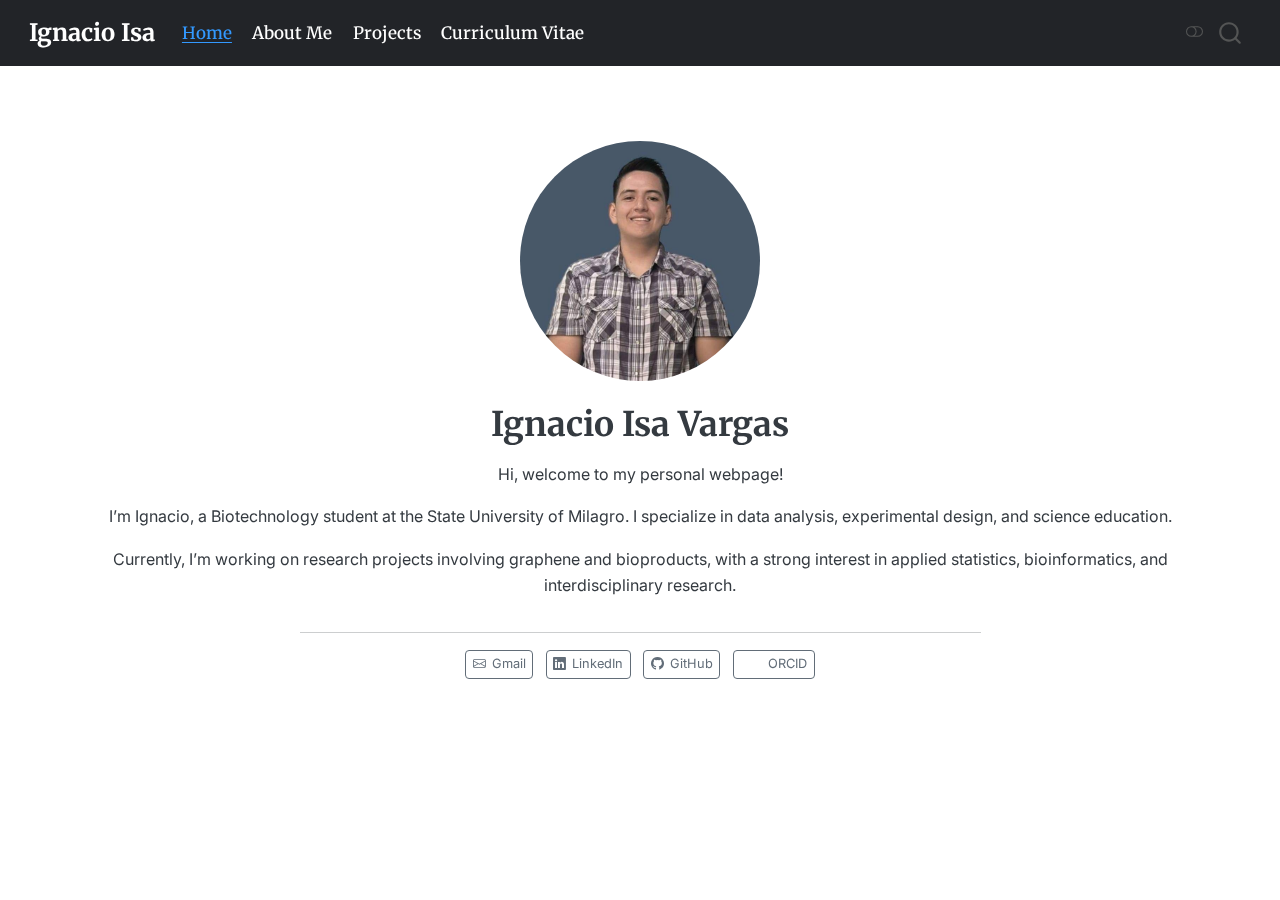
<file: docs/index.html>
<!DOCTYPE html>
<html xmlns="http://www.w3.org/1999/xhtml" lang="en" xml:lang="en"><head>

<meta charset="utf-8">
<meta name="generator" content="quarto-1.7.32">

<meta name="viewport" content="width=device-width, initial-scale=1.0, user-scalable=yes">


<title>Home – Ignacio Isa</title>
<style>
code{white-space: pre-wrap;}
span.smallcaps{font-variant: small-caps;}
div.columns{display: flex; gap: min(4vw, 1.5em);}
div.column{flex: auto; overflow-x: auto;}
div.hanging-indent{margin-left: 1.5em; text-indent: -1.5em;}
ul.task-list{list-style: none;}
ul.task-list li input[type="checkbox"] {
  width: 0.8em;
  margin: 0 0.8em 0.2em -1em; /* quarto-specific, see https://github.com/quarto-dev/quarto-cli/issues/4556 */ 
  vertical-align: middle;
}
</style>


<script src="site_libs/quarto-nav/quarto-nav.js"></script>
<script src="site_libs/quarto-nav/headroom.min.js"></script>
<script src="site_libs/clipboard/clipboard.min.js"></script>
<script src="site_libs/quarto-search/autocomplete.umd.js"></script>
<script src="site_libs/quarto-search/fuse.min.js"></script>
<script src="site_libs/quarto-search/quarto-search.js"></script>
<meta name="quarto:offset" content="./">
<link href="./logo_i02.png" rel="icon" type="image/png">
<script src="site_libs/quarto-html/quarto.js" type="module"></script>
<script src="site_libs/quarto-html/tabsets/tabsets.js" type="module"></script>
<script src="site_libs/quarto-html/popper.min.js"></script>
<script src="site_libs/quarto-html/tippy.umd.min.js"></script>
<link href="site_libs/quarto-html/tippy.css" rel="stylesheet">
<link href="site_libs/quarto-html/quarto-syntax-highlighting-37eea08aefeeee20ff55810ff984fec1.css" rel="stylesheet" class="quarto-color-scheme" id="quarto-text-highlighting-styles">
<link href="site_libs/quarto-html/quarto-syntax-highlighting-dark-2fef5ea3f8957b3e4ecc936fc74692ca.css" rel="stylesheet" class="quarto-color-scheme quarto-color-alternate" id="quarto-text-highlighting-styles">
<link href="site_libs/quarto-html/quarto-syntax-highlighting-37eea08aefeeee20ff55810ff984fec1.css" rel="stylesheet" class="quarto-color-scheme-extra" id="quarto-text-highlighting-styles">
<script src="site_libs/bootstrap/bootstrap.min.js"></script>
<link href="site_libs/bootstrap/bootstrap-icons.css" rel="stylesheet">
<link href="site_libs/bootstrap/bootstrap-dfb324f25d9b1687192fa8be62ac8f9c.min.css" rel="stylesheet" append-hash="true" class="quarto-color-scheme" id="quarto-bootstrap" data-mode="light">
<link href="site_libs/bootstrap/bootstrap-dark-08799928d293638fe9563d5c5a2794e5.min.css" rel="stylesheet" append-hash="true" class="quarto-color-scheme quarto-color-alternate" id="quarto-bootstrap" data-mode="dark">
<link href="site_libs/bootstrap/bootstrap-dfb324f25d9b1687192fa8be62ac8f9c.min.css" rel="stylesheet" append-hash="true" class="quarto-color-scheme-extra" id="quarto-bootstrap" data-mode="light">
<script id="quarto-search-options" type="application/json">{
  "location": "navbar",
  "copy-button": false,
  "collapse-after": 3,
  "panel-placement": "end",
  "type": "overlay",
  "limit": 50,
  "keyboard-shortcut": [
    "f",
    "/",
    "s"
  ],
  "show-item-context": false,
  "language": {
    "search-no-results-text": "No results",
    "search-matching-documents-text": "matching documents",
    "search-copy-link-title": "Copy link to search",
    "search-hide-matches-text": "Hide additional matches",
    "search-more-match-text": "more match in this document",
    "search-more-matches-text": "more matches in this document",
    "search-clear-button-title": "Clear",
    "search-text-placeholder": "",
    "search-detached-cancel-button-title": "Cancel",
    "search-submit-button-title": "Submit",
    "search-label": "Search"
  }
}</script>


<link rel="stylesheet" href="styles.css">
</head>

<body class="nav-fixed quarto-light"><script id="quarto-html-before-body" type="application/javascript">
    const toggleBodyColorMode = (bsSheetEl) => {
      const mode = bsSheetEl.getAttribute("data-mode");
      const bodyEl = window.document.querySelector("body");
      if (mode === "dark") {
        bodyEl.classList.add("quarto-dark");
        bodyEl.classList.remove("quarto-light");
      } else {
        bodyEl.classList.add("quarto-light");
        bodyEl.classList.remove("quarto-dark");
      }
    }
    const toggleBodyColorPrimary = () => {
      const bsSheetEl = window.document.querySelector("link#quarto-bootstrap:not([rel=disabled-stylesheet])");
      if (bsSheetEl) {
        toggleBodyColorMode(bsSheetEl);
      }
    }
    const setColorSchemeToggle = (alternate) => {
      const toggles = window.document.querySelectorAll('.quarto-color-scheme-toggle');
      for (let i=0; i < toggles.length; i++) {
        const toggle = toggles[i];
        if (toggle) {
          if (alternate) {
            toggle.classList.add("alternate");
          } else {
            toggle.classList.remove("alternate");
          }
        }
      }
    };
    const toggleColorMode = (alternate) => {
      // Switch the stylesheets
      const primaryStylesheets = window.document.querySelectorAll('link.quarto-color-scheme:not(.quarto-color-alternate)');
      const alternateStylesheets = window.document.querySelectorAll('link.quarto-color-scheme.quarto-color-alternate');
      manageTransitions('#quarto-margin-sidebar .nav-link', false);
      if (alternate) {
        // note: dark is layered on light, we don't disable primary!
        enableStylesheet(alternateStylesheets);
        for (const sheetNode of alternateStylesheets) {
          if (sheetNode.id === "quarto-bootstrap") {
            toggleBodyColorMode(sheetNode);
          }
        }
      } else {
        disableStylesheet(alternateStylesheets);
        enableStylesheet(primaryStylesheets)
        toggleBodyColorPrimary();
      }
      manageTransitions('#quarto-margin-sidebar .nav-link', true);
      // Switch the toggles
      setColorSchemeToggle(alternate)
      // Hack to workaround the fact that safari doesn't
      // properly recolor the scrollbar when toggling (#1455)
      if (navigator.userAgent.indexOf('Safari') > 0 && navigator.userAgent.indexOf('Chrome') == -1) {
        manageTransitions("body", false);
        window.scrollTo(0, 1);
        setTimeout(() => {
          window.scrollTo(0, 0);
          manageTransitions("body", true);
        }, 40);
      }
    }
    const disableStylesheet = (stylesheets) => {
      for (let i=0; i < stylesheets.length; i++) {
        const stylesheet = stylesheets[i];
        stylesheet.rel = 'disabled-stylesheet';
      }
    }
    const enableStylesheet = (stylesheets) => {
      for (let i=0; i < stylesheets.length; i++) {
        const stylesheet = stylesheets[i];
        if(stylesheet.rel !== 'stylesheet') { // for Chrome, which will still FOUC without this check
          stylesheet.rel = 'stylesheet';
        }
      }
    }
    const manageTransitions = (selector, allowTransitions) => {
      const els = window.document.querySelectorAll(selector);
      for (let i=0; i < els.length; i++) {
        const el = els[i];
        if (allowTransitions) {
          el.classList.remove('notransition');
        } else {
          el.classList.add('notransition');
        }
      }
    }
    const isFileUrl = () => {
      return window.location.protocol === 'file:';
    }
    const hasAlternateSentinel = () => {
      let styleSentinel = getColorSchemeSentinel();
      if (styleSentinel !== null) {
        return styleSentinel === "alternate";
      } else {
        return false;
      }
    }
    const setStyleSentinel = (alternate) => {
      const value = alternate ? "alternate" : "default";
      if (!isFileUrl()) {
        window.localStorage.setItem("quarto-color-scheme", value);
      } else {
        localAlternateSentinel = value;
      }
    }
    const getColorSchemeSentinel = () => {
      if (!isFileUrl()) {
        const storageValue = window.localStorage.getItem("quarto-color-scheme");
        return storageValue != null ? storageValue : localAlternateSentinel;
      } else {
        return localAlternateSentinel;
      }
    }
    const toggleGiscusIfUsed = (isAlternate, darkModeDefault) => {
      const baseTheme = document.querySelector('#giscus-base-theme')?.value ?? 'light';
      const alternateTheme = document.querySelector('#giscus-alt-theme')?.value ?? 'dark';
      let newTheme = '';
      if(authorPrefersDark) {
        newTheme = isAlternate ? baseTheme : alternateTheme;
      } else {
        newTheme = isAlternate ? alternateTheme : baseTheme;
      }
      const changeGiscusTheme = () => {
        // From: https://github.com/giscus/giscus/issues/336
        const sendMessage = (message) => {
          const iframe = document.querySelector('iframe.giscus-frame');
          if (!iframe) return;
          iframe.contentWindow.postMessage({ giscus: message }, 'https://giscus.app');
        }
        sendMessage({
          setConfig: {
            theme: newTheme
          }
        });
      }
      const isGiscussLoaded = window.document.querySelector('iframe.giscus-frame') !== null;
      if (isGiscussLoaded) {
        changeGiscusTheme();
      }
    };
    const authorPrefersDark = false;
    const darkModeDefault = authorPrefersDark;
      document.querySelector('link#quarto-text-highlighting-styles.quarto-color-scheme-extra').rel = 'disabled-stylesheet';
      document.querySelector('link#quarto-bootstrap.quarto-color-scheme-extra').rel = 'disabled-stylesheet';
    let localAlternateSentinel = darkModeDefault ? 'alternate' : 'default';
    // Dark / light mode switch
    window.quartoToggleColorScheme = () => {
      // Read the current dark / light value
      let toAlternate = !hasAlternateSentinel();
      toggleColorMode(toAlternate);
      setStyleSentinel(toAlternate);
      toggleGiscusIfUsed(toAlternate, darkModeDefault);
      window.dispatchEvent(new Event('resize'));
    };
    // Switch to dark mode if need be
    if (hasAlternateSentinel()) {
      toggleColorMode(true);
    } else {
      toggleColorMode(false);
    }
  </script>

<div id="quarto-search-results"></div>
  <header id="quarto-header" class="headroom fixed-top">
    <nav class="navbar navbar-expand-lg " data-bs-theme="dark">
      <div class="navbar-container container-fluid">
      <div class="navbar-brand-container mx-auto">
    <a class="navbar-brand" href="./index.html">
    <span class="navbar-title">Ignacio Isa</span>
    </a>
  </div>
            <div id="quarto-search" class="" title="Search"></div>
          <button class="navbar-toggler" type="button" data-bs-toggle="collapse" data-bs-target="#navbarCollapse" aria-controls="navbarCollapse" role="menu" aria-expanded="false" aria-label="Toggle navigation" onclick="if (window.quartoToggleHeadroom) { window.quartoToggleHeadroom(); }">
  <span class="navbar-toggler-icon"></span>
</button>
          <div class="collapse navbar-collapse" id="navbarCollapse">
            <ul class="navbar-nav navbar-nav-scroll me-auto">
  <li class="nav-item">
    <a class="nav-link active" href="./index.html" aria-current="page"> 
<span class="menu-text">Home</span></a>
  </li>  
  <li class="nav-item">
    <a class="nav-link" href="./about.html"> 
<span class="menu-text">About Me</span></a>
  </li>  
  <li class="nav-item">
    <a class="nav-link" href="./projects.html"> 
<span class="menu-text">Projects</span></a>
  </li>  
  <li class="nav-item">
    <a class="nav-link" href="./cv.pdf"> 
<span class="menu-text">Curriculum Vitae</span></a>
  </li>  
</ul>
          </div> <!-- /navcollapse -->
            <div class="quarto-navbar-tools">
  <a href="" class="quarto-color-scheme-toggle quarto-navigation-tool  px-1" onclick="window.quartoToggleColorScheme(); return false;" title="Toggle dark mode"><i class="bi"></i></a>
</div>
      </div> <!-- /container-fluid -->
    </nav>
</header>
<!-- content -->
<div id="quarto-content" class="quarto-container page-columns page-rows-contents page-layout-full page-navbar">
<!-- sidebar -->
<!-- margin-sidebar -->
    
<!-- main -->
<div class="quarto-about-jolla column-page">
  <img src="foto_ignacio.jpg" class="about-image
  round " style="height: 15em; width: 15em;">
 <header id="title-block-header" class="quarto-title-block default">
<div class="quarto-title">
<h1 class="title">Ignacio Isa Vargas</h1>
</div>
<div class="quarto-title-meta column-page">
  </div>
</header><main class="content column-page" id="quarto-document-content">

<p>Hi, welcome to my personal webpage!</p>
<p>I’m Ignacio, a Biotechnology student at the State University of Milagro. I specialize in data analysis, experimental design, and science education.</p>
<p>Currently, I’m working on research projects involving graphene and bioproducts, with a strong interest in applied statistics, bioinformatics, and interdisciplinary research.</p>


</main> 
  <hr class="about-sep">
   <div class="about-links">
  <a href="mailto:ignacio.isa007@gmail.com" class="about-link" rel="" target="">
    <i class="bi bi-envelope"></i>
     <span class="about-link-text">Gmail</span>
  </a>
  <a href="https://www.linkedin.com/in/ignacio-isa-vargas-a6b853224/" class="about-link" rel="" target="">
    <i class="bi bi-linkedin"></i>
     <span class="about-link-text">LinkedIn</span>
  </a>
  <a href="https://github.com/iisavar" class="about-link" rel="" target="">
    <i class="bi bi-github"></i>
     <span class="about-link-text">GitHub</span>
  </a>
  <a href="https://orcid.org/0009-0007-9837-4500" class="about-link" rel="" target="">
    <i class="bi bi-orcid"></i>
     <span class="about-link-text">ORCID</span>
  </a>
</div>
</div>
 <!-- /main -->
<script id="quarto-html-after-body" type="application/javascript">
  window.document.addEventListener("DOMContentLoaded", function (event) {
    // Ensure there is a toggle, if there isn't float one in the top right
    if (window.document.querySelector('.quarto-color-scheme-toggle') === null) {
      const a = window.document.createElement('a');
      a.classList.add('top-right');
      a.classList.add('quarto-color-scheme-toggle');
      a.href = "";
      a.onclick = function() { try { window.quartoToggleColorScheme(); } catch {} return false; };
      const i = window.document.createElement("i");
      i.classList.add('bi');
      a.appendChild(i);
      window.document.body.appendChild(a);
    }
    setColorSchemeToggle(hasAlternateSentinel())
    const isCodeAnnotation = (el) => {
      for (const clz of el.classList) {
        if (clz.startsWith('code-annotation-')) {                     
          return true;
        }
      }
      return false;
    }
    const onCopySuccess = function(e) {
      // button target
      const button = e.trigger;
      // don't keep focus
      button.blur();
      // flash "checked"
      button.classList.add('code-copy-button-checked');
      var currentTitle = button.getAttribute("title");
      button.setAttribute("title", "Copied!");
      let tooltip;
      if (window.bootstrap) {
        button.setAttribute("data-bs-toggle", "tooltip");
        button.setAttribute("data-bs-placement", "left");
        button.setAttribute("data-bs-title", "Copied!");
        tooltip = new bootstrap.Tooltip(button, 
          { trigger: "manual", 
            customClass: "code-copy-button-tooltip",
            offset: [0, -8]});
        tooltip.show();    
      }
      setTimeout(function() {
        if (tooltip) {
          tooltip.hide();
          button.removeAttribute("data-bs-title");
          button.removeAttribute("data-bs-toggle");
          button.removeAttribute("data-bs-placement");
        }
        button.setAttribute("title", currentTitle);
        button.classList.remove('code-copy-button-checked');
      }, 1000);
      // clear code selection
      e.clearSelection();
    }
    const getTextToCopy = function(trigger) {
        const codeEl = trigger.previousElementSibling.cloneNode(true);
        for (const childEl of codeEl.children) {
          if (isCodeAnnotation(childEl)) {
            childEl.remove();
          }
        }
        return codeEl.innerText;
    }
    const clipboard = new window.ClipboardJS('.code-copy-button:not([data-in-quarto-modal])', {
      text: getTextToCopy
    });
    clipboard.on('success', onCopySuccess);
    if (window.document.getElementById('quarto-embedded-source-code-modal')) {
      const clipboardModal = new window.ClipboardJS('.code-copy-button[data-in-quarto-modal]', {
        text: getTextToCopy,
        container: window.document.getElementById('quarto-embedded-source-code-modal')
      });
      clipboardModal.on('success', onCopySuccess);
    }
      var localhostRegex = new RegExp(/^(?:http|https):\/\/localhost\:?[0-9]*\//);
      var mailtoRegex = new RegExp(/^mailto:/);
        var filterRegex = new RegExp('/' + window.location.host + '/');
      var isInternal = (href) => {
          return filterRegex.test(href) || localhostRegex.test(href) || mailtoRegex.test(href);
      }
      // Inspect non-navigation links and adorn them if external
     var links = window.document.querySelectorAll('a[href]:not(.nav-link):not(.navbar-brand):not(.toc-action):not(.sidebar-link):not(.sidebar-item-toggle):not(.pagination-link):not(.no-external):not([aria-hidden]):not(.dropdown-item):not(.quarto-navigation-tool):not(.about-link)');
      for (var i=0; i<links.length; i++) {
        const link = links[i];
        if (!isInternal(link.href)) {
          // undo the damage that might have been done by quarto-nav.js in the case of
          // links that we want to consider external
          if (link.dataset.originalHref !== undefined) {
            link.href = link.dataset.originalHref;
          }
        }
      }
    function tippyHover(el, contentFn, onTriggerFn, onUntriggerFn) {
      const config = {
        allowHTML: true,
        maxWidth: 500,
        delay: 100,
        arrow: false,
        appendTo: function(el) {
            return el.parentElement;
        },
        interactive: true,
        interactiveBorder: 10,
        theme: 'quarto',
        placement: 'bottom-start',
      };
      if (contentFn) {
        config.content = contentFn;
      }
      if (onTriggerFn) {
        config.onTrigger = onTriggerFn;
      }
      if (onUntriggerFn) {
        config.onUntrigger = onUntriggerFn;
      }
      window.tippy(el, config); 
    }
    const noterefs = window.document.querySelectorAll('a[role="doc-noteref"]');
    for (var i=0; i<noterefs.length; i++) {
      const ref = noterefs[i];
      tippyHover(ref, function() {
        // use id or data attribute instead here
        let href = ref.getAttribute('data-footnote-href') || ref.getAttribute('href');
        try { href = new URL(href).hash; } catch {}
        const id = href.replace(/^#\/?/, "");
        const note = window.document.getElementById(id);
        if (note) {
          return note.innerHTML;
        } else {
          return "";
        }
      });
    }
    const xrefs = window.document.querySelectorAll('a.quarto-xref');
    const processXRef = (id, note) => {
      // Strip column container classes
      const stripColumnClz = (el) => {
        el.classList.remove("page-full", "page-columns");
        if (el.children) {
          for (const child of el.children) {
            stripColumnClz(child);
          }
        }
      }
      stripColumnClz(note)
      if (id === null || id.startsWith('sec-')) {
        // Special case sections, only their first couple elements
        const container = document.createElement("div");
        if (note.children && note.children.length > 2) {
          container.appendChild(note.children[0].cloneNode(true));
          for (let i = 1; i < note.children.length; i++) {
            const child = note.children[i];
            if (child.tagName === "P" && child.innerText === "") {
              continue;
            } else {
              container.appendChild(child.cloneNode(true));
              break;
            }
          }
          if (window.Quarto?.typesetMath) {
            window.Quarto.typesetMath(container);
          }
          return container.innerHTML
        } else {
          if (window.Quarto?.typesetMath) {
            window.Quarto.typesetMath(note);
          }
          return note.innerHTML;
        }
      } else {
        // Remove any anchor links if they are present
        const anchorLink = note.querySelector('a.anchorjs-link');
        if (anchorLink) {
          anchorLink.remove();
        }
        if (window.Quarto?.typesetMath) {
          window.Quarto.typesetMath(note);
        }
        if (note.classList.contains("callout")) {
          return note.outerHTML;
        } else {
          return note.innerHTML;
        }
      }
    }
    for (var i=0; i<xrefs.length; i++) {
      const xref = xrefs[i];
      tippyHover(xref, undefined, function(instance) {
        instance.disable();
        let url = xref.getAttribute('href');
        let hash = undefined; 
        if (url.startsWith('#')) {
          hash = url;
        } else {
          try { hash = new URL(url).hash; } catch {}
        }
        if (hash) {
          const id = hash.replace(/^#\/?/, "");
          const note = window.document.getElementById(id);
          if (note !== null) {
            try {
              const html = processXRef(id, note.cloneNode(true));
              instance.setContent(html);
            } finally {
              instance.enable();
              instance.show();
            }
          } else {
            // See if we can fetch this
            fetch(url.split('#')[0])
            .then(res => res.text())
            .then(html => {
              const parser = new DOMParser();
              const htmlDoc = parser.parseFromString(html, "text/html");
              const note = htmlDoc.getElementById(id);
              if (note !== null) {
                const html = processXRef(id, note);
                instance.setContent(html);
              } 
            }).finally(() => {
              instance.enable();
              instance.show();
            });
          }
        } else {
          // See if we can fetch a full url (with no hash to target)
          // This is a special case and we should probably do some content thinning / targeting
          fetch(url)
          .then(res => res.text())
          .then(html => {
            const parser = new DOMParser();
            const htmlDoc = parser.parseFromString(html, "text/html");
            const note = htmlDoc.querySelector('main.content');
            if (note !== null) {
              // This should only happen for chapter cross references
              // (since there is no id in the URL)
              // remove the first header
              if (note.children.length > 0 && note.children[0].tagName === "HEADER") {
                note.children[0].remove();
              }
              const html = processXRef(null, note);
              instance.setContent(html);
            } 
          }).finally(() => {
            instance.enable();
            instance.show();
          });
        }
      }, function(instance) {
      });
    }
        let selectedAnnoteEl;
        const selectorForAnnotation = ( cell, annotation) => {
          let cellAttr = 'data-code-cell="' + cell + '"';
          let lineAttr = 'data-code-annotation="' +  annotation + '"';
          const selector = 'span[' + cellAttr + '][' + lineAttr + ']';
          return selector;
        }
        const selectCodeLines = (annoteEl) => {
          const doc = window.document;
          const targetCell = annoteEl.getAttribute("data-target-cell");
          const targetAnnotation = annoteEl.getAttribute("data-target-annotation");
          const annoteSpan = window.document.querySelector(selectorForAnnotation(targetCell, targetAnnotation));
          const lines = annoteSpan.getAttribute("data-code-lines").split(",");
          const lineIds = lines.map((line) => {
            return targetCell + "-" + line;
          })
          let top = null;
          let height = null;
          let parent = null;
          if (lineIds.length > 0) {
              //compute the position of the single el (top and bottom and make a div)
              const el = window.document.getElementById(lineIds[0]);
              top = el.offsetTop;
              height = el.offsetHeight;
              parent = el.parentElement.parentElement;
            if (lineIds.length > 1) {
              const lastEl = window.document.getElementById(lineIds[lineIds.length - 1]);
              const bottom = lastEl.offsetTop + lastEl.offsetHeight;
              height = bottom - top;
            }
            if (top !== null && height !== null && parent !== null) {
              // cook up a div (if necessary) and position it 
              let div = window.document.getElementById("code-annotation-line-highlight");
              if (div === null) {
                div = window.document.createElement("div");
                div.setAttribute("id", "code-annotation-line-highlight");
                div.style.position = 'absolute';
                parent.appendChild(div);
              }
              div.style.top = top - 2 + "px";
              div.style.height = height + 4 + "px";
              div.style.left = 0;
              let gutterDiv = window.document.getElementById("code-annotation-line-highlight-gutter");
              if (gutterDiv === null) {
                gutterDiv = window.document.createElement("div");
                gutterDiv.setAttribute("id", "code-annotation-line-highlight-gutter");
                gutterDiv.style.position = 'absolute';
                const codeCell = window.document.getElementById(targetCell);
                const gutter = codeCell.querySelector('.code-annotation-gutter');
                gutter.appendChild(gutterDiv);
              }
              gutterDiv.style.top = top - 2 + "px";
              gutterDiv.style.height = height + 4 + "px";
            }
            selectedAnnoteEl = annoteEl;
          }
        };
        const unselectCodeLines = () => {
          const elementsIds = ["code-annotation-line-highlight", "code-annotation-line-highlight-gutter"];
          elementsIds.forEach((elId) => {
            const div = window.document.getElementById(elId);
            if (div) {
              div.remove();
            }
          });
          selectedAnnoteEl = undefined;
        };
          // Handle positioning of the toggle
      window.addEventListener(
        "resize",
        throttle(() => {
          elRect = undefined;
          if (selectedAnnoteEl) {
            selectCodeLines(selectedAnnoteEl);
          }
        }, 10)
      );
      function throttle(fn, ms) {
      let throttle = false;
      let timer;
        return (...args) => {
          if(!throttle) { // first call gets through
              fn.apply(this, args);
              throttle = true;
          } else { // all the others get throttled
              if(timer) clearTimeout(timer); // cancel #2
              timer = setTimeout(() => {
                fn.apply(this, args);
                timer = throttle = false;
              }, ms);
          }
        };
      }
        // Attach click handler to the DT
        const annoteDls = window.document.querySelectorAll('dt[data-target-cell]');
        for (const annoteDlNode of annoteDls) {
          annoteDlNode.addEventListener('click', (event) => {
            const clickedEl = event.target;
            if (clickedEl !== selectedAnnoteEl) {
              unselectCodeLines();
              const activeEl = window.document.querySelector('dt[data-target-cell].code-annotation-active');
              if (activeEl) {
                activeEl.classList.remove('code-annotation-active');
              }
              selectCodeLines(clickedEl);
              clickedEl.classList.add('code-annotation-active');
            } else {
              // Unselect the line
              unselectCodeLines();
              clickedEl.classList.remove('code-annotation-active');
            }
          });
        }
    const findCites = (el) => {
      const parentEl = el.parentElement;
      if (parentEl) {
        const cites = parentEl.dataset.cites;
        if (cites) {
          return {
            el,
            cites: cites.split(' ')
          };
        } else {
          return findCites(el.parentElement)
        }
      } else {
        return undefined;
      }
    };
    var bibliorefs = window.document.querySelectorAll('a[role="doc-biblioref"]');
    for (var i=0; i<bibliorefs.length; i++) {
      const ref = bibliorefs[i];
      const citeInfo = findCites(ref);
      if (citeInfo) {
        tippyHover(citeInfo.el, function() {
          var popup = window.document.createElement('div');
          citeInfo.cites.forEach(function(cite) {
            var citeDiv = window.document.createElement('div');
            citeDiv.classList.add('hanging-indent');
            citeDiv.classList.add('csl-entry');
            var biblioDiv = window.document.getElementById('ref-' + cite);
            if (biblioDiv) {
              citeDiv.innerHTML = biblioDiv.innerHTML;
            }
            popup.appendChild(citeDiv);
          });
          return popup.innerHTML;
        });
      }
    }
  });
  </script>
</div> <!-- /content -->




</body></html>
</file>
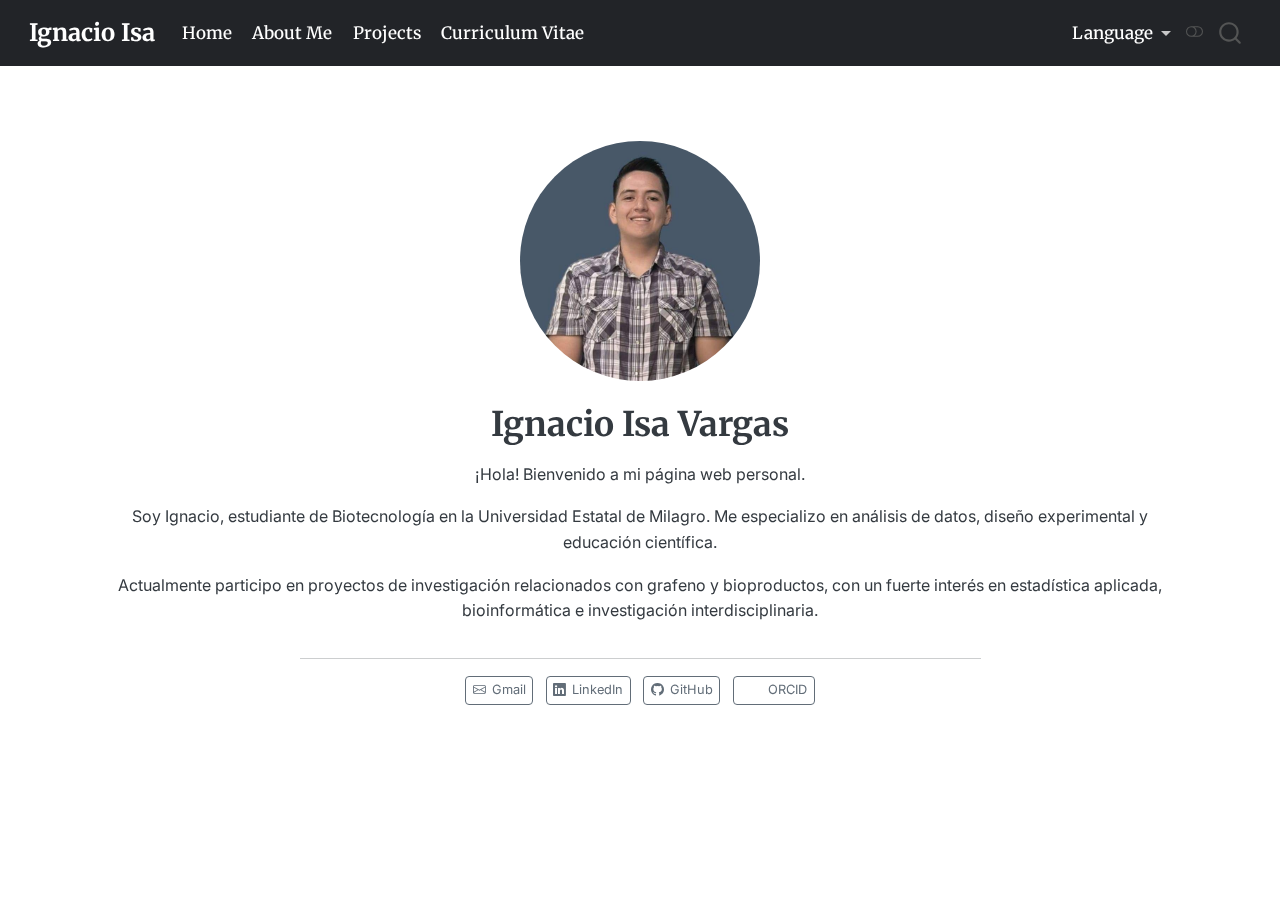
<file: docs/es/index.html>
<!DOCTYPE html>
<html xmlns="http://www.w3.org/1999/xhtml" lang="es" xml:lang="es"><head>

<meta charset="utf-8">
<meta name="generator" content="quarto-1.7.32">

<meta name="viewport" content="width=device-width, initial-scale=1.0, user-scalable=yes">


<title>Inicio – Ignacio Isa</title>
<style>
code{white-space: pre-wrap;}
span.smallcaps{font-variant: small-caps;}
div.columns{display: flex; gap: min(4vw, 1.5em);}
div.column{flex: auto; overflow-x: auto;}
div.hanging-indent{margin-left: 1.5em; text-indent: -1.5em;}
ul.task-list{list-style: none;}
ul.task-list li input[type="checkbox"] {
  width: 0.8em;
  margin: 0 0.8em 0.2em -1em; /* quarto-specific, see https://github.com/quarto-dev/quarto-cli/issues/4556 */ 
  vertical-align: middle;
}
</style>


<script src="../site_libs/quarto-nav/quarto-nav.js"></script>
<script src="../site_libs/quarto-nav/headroom.min.js"></script>
<script src="../site_libs/clipboard/clipboard.min.js"></script>
<script src="../site_libs/quarto-search/autocomplete.umd.js"></script>
<script src="../site_libs/quarto-search/fuse.min.js"></script>
<script src="../site_libs/quarto-search/quarto-search.js"></script>
<meta name="quarto:offset" content="../">
<link href="../logo_i02.png" rel="icon" type="image/png">
<script src="../site_libs/quarto-html/quarto.js" type="module"></script>
<script src="../site_libs/quarto-html/tabsets/tabsets.js" type="module"></script>
<script src="../site_libs/quarto-html/popper.min.js"></script>
<script src="../site_libs/quarto-html/tippy.umd.min.js"></script>
<link href="../site_libs/quarto-html/tippy.css" rel="stylesheet">
<link href="../site_libs/quarto-html/quarto-syntax-highlighting-37eea08aefeeee20ff55810ff984fec1.css" rel="stylesheet" class="quarto-color-scheme" id="quarto-text-highlighting-styles">
<link href="../site_libs/quarto-html/quarto-syntax-highlighting-dark-2fef5ea3f8957b3e4ecc936fc74692ca.css" rel="stylesheet" class="quarto-color-scheme quarto-color-alternate" id="quarto-text-highlighting-styles">
<link href="../site_libs/quarto-html/quarto-syntax-highlighting-37eea08aefeeee20ff55810ff984fec1.css" rel="stylesheet" class="quarto-color-scheme-extra" id="quarto-text-highlighting-styles">
<script src="../site_libs/bootstrap/bootstrap.min.js"></script>
<link href="../site_libs/bootstrap/bootstrap-icons.css" rel="stylesheet">
<link href="../site_libs/bootstrap/bootstrap-dfb324f25d9b1687192fa8be62ac8f9c.min.css" rel="stylesheet" append-hash="true" class="quarto-color-scheme" id="quarto-bootstrap" data-mode="light">
<link href="../site_libs/bootstrap/bootstrap-dark-08799928d293638fe9563d5c5a2794e5.min.css" rel="stylesheet" append-hash="true" class="quarto-color-scheme quarto-color-alternate" id="quarto-bootstrap" data-mode="dark">
<link href="../site_libs/bootstrap/bootstrap-dfb324f25d9b1687192fa8be62ac8f9c.min.css" rel="stylesheet" append-hash="true" class="quarto-color-scheme-extra" id="quarto-bootstrap" data-mode="light">
<script id="quarto-search-options" type="application/json">{
  "location": "navbar",
  "copy-button": false,
  "collapse-after": 3,
  "panel-placement": "end",
  "type": "overlay",
  "limit": 50,
  "keyboard-shortcut": [
    "f",
    "/",
    "s"
  ],
  "show-item-context": false,
  "language": {
    "search-no-results-text": "Sin resultados",
    "search-matching-documents-text": "documentos encontrados",
    "search-copy-link-title": "Copiar el enlace en la búsqueda",
    "search-hide-matches-text": "Ocultar resultados adicionales",
    "search-more-match-text": "resultado adicional en este documento",
    "search-more-matches-text": "resultados adicionales en este documento",
    "search-clear-button-title": "Borrar",
    "search-text-placeholder": "",
    "search-detached-cancel-button-title": "Cancelar",
    "search-submit-button-title": "Enviar",
    "search-label": "Buscar"
  }
}</script>


<link rel="stylesheet" href="../styles.css">
</head>

<body class="nav-fixed quarto-light"><script id="quarto-html-before-body" type="application/javascript">
    const toggleBodyColorMode = (bsSheetEl) => {
      const mode = bsSheetEl.getAttribute("data-mode");
      const bodyEl = window.document.querySelector("body");
      if (mode === "dark") {
        bodyEl.classList.add("quarto-dark");
        bodyEl.classList.remove("quarto-light");
      } else {
        bodyEl.classList.add("quarto-light");
        bodyEl.classList.remove("quarto-dark");
      }
    }
    const toggleBodyColorPrimary = () => {
      const bsSheetEl = window.document.querySelector("link#quarto-bootstrap:not([rel=disabled-stylesheet])");
      if (bsSheetEl) {
        toggleBodyColorMode(bsSheetEl);
      }
    }
    const setColorSchemeToggle = (alternate) => {
      const toggles = window.document.querySelectorAll('.quarto-color-scheme-toggle');
      for (let i=0; i < toggles.length; i++) {
        const toggle = toggles[i];
        if (toggle) {
          if (alternate) {
            toggle.classList.add("alternate");
          } else {
            toggle.classList.remove("alternate");
          }
        }
      }
    };
    const toggleColorMode = (alternate) => {
      // Switch the stylesheets
      const primaryStylesheets = window.document.querySelectorAll('link.quarto-color-scheme:not(.quarto-color-alternate)');
      const alternateStylesheets = window.document.querySelectorAll('link.quarto-color-scheme.quarto-color-alternate');
      manageTransitions('#quarto-margin-sidebar .nav-link', false);
      if (alternate) {
        // note: dark is layered on light, we don't disable primary!
        enableStylesheet(alternateStylesheets);
        for (const sheetNode of alternateStylesheets) {
          if (sheetNode.id === "quarto-bootstrap") {
            toggleBodyColorMode(sheetNode);
          }
        }
      } else {
        disableStylesheet(alternateStylesheets);
        enableStylesheet(primaryStylesheets)
        toggleBodyColorPrimary();
      }
      manageTransitions('#quarto-margin-sidebar .nav-link', true);
      // Switch the toggles
      setColorSchemeToggle(alternate)
      // Hack to workaround the fact that safari doesn't
      // properly recolor the scrollbar when toggling (#1455)
      if (navigator.userAgent.indexOf('Safari') > 0 && navigator.userAgent.indexOf('Chrome') == -1) {
        manageTransitions("body", false);
        window.scrollTo(0, 1);
        setTimeout(() => {
          window.scrollTo(0, 0);
          manageTransitions("body", true);
        }, 40);
      }
    }
    const disableStylesheet = (stylesheets) => {
      for (let i=0; i < stylesheets.length; i++) {
        const stylesheet = stylesheets[i];
        stylesheet.rel = 'disabled-stylesheet';
      }
    }
    const enableStylesheet = (stylesheets) => {
      for (let i=0; i < stylesheets.length; i++) {
        const stylesheet = stylesheets[i];
        if(stylesheet.rel !== 'stylesheet') { // for Chrome, which will still FOUC without this check
          stylesheet.rel = 'stylesheet';
        }
      }
    }
    const manageTransitions = (selector, allowTransitions) => {
      const els = window.document.querySelectorAll(selector);
      for (let i=0; i < els.length; i++) {
        const el = els[i];
        if (allowTransitions) {
          el.classList.remove('notransition');
        } else {
          el.classList.add('notransition');
        }
      }
    }
    const isFileUrl = () => {
      return window.location.protocol === 'file:';
    }
    const hasAlternateSentinel = () => {
      let styleSentinel = getColorSchemeSentinel();
      if (styleSentinel !== null) {
        return styleSentinel === "alternate";
      } else {
        return false;
      }
    }
    const setStyleSentinel = (alternate) => {
      const value = alternate ? "alternate" : "default";
      if (!isFileUrl()) {
        window.localStorage.setItem("quarto-color-scheme", value);
      } else {
        localAlternateSentinel = value;
      }
    }
    const getColorSchemeSentinel = () => {
      if (!isFileUrl()) {
        const storageValue = window.localStorage.getItem("quarto-color-scheme");
        return storageValue != null ? storageValue : localAlternateSentinel;
      } else {
        return localAlternateSentinel;
      }
    }
    const toggleGiscusIfUsed = (isAlternate, darkModeDefault) => {
      const baseTheme = document.querySelector('#giscus-base-theme')?.value ?? 'light';
      const alternateTheme = document.querySelector('#giscus-alt-theme')?.value ?? 'dark';
      let newTheme = '';
      if(authorPrefersDark) {
        newTheme = isAlternate ? baseTheme : alternateTheme;
      } else {
        newTheme = isAlternate ? alternateTheme : baseTheme;
      }
      const changeGiscusTheme = () => {
        // From: https://github.com/giscus/giscus/issues/336
        const sendMessage = (message) => {
          const iframe = document.querySelector('iframe.giscus-frame');
          if (!iframe) return;
          iframe.contentWindow.postMessage({ giscus: message }, 'https://giscus.app');
        }
        sendMessage({
          setConfig: {
            theme: newTheme
          }
        });
      }
      const isGiscussLoaded = window.document.querySelector('iframe.giscus-frame') !== null;
      if (isGiscussLoaded) {
        changeGiscusTheme();
      }
    };
    const authorPrefersDark = false;
    const darkModeDefault = authorPrefersDark;
      document.querySelector('link#quarto-text-highlighting-styles.quarto-color-scheme-extra').rel = 'disabled-stylesheet';
      document.querySelector('link#quarto-bootstrap.quarto-color-scheme-extra').rel = 'disabled-stylesheet';
    let localAlternateSentinel = darkModeDefault ? 'alternate' : 'default';
    // Dark / light mode switch
    window.quartoToggleColorScheme = () => {
      // Read the current dark / light value
      let toAlternate = !hasAlternateSentinel();
      toggleColorMode(toAlternate);
      setStyleSentinel(toAlternate);
      toggleGiscusIfUsed(toAlternate, darkModeDefault);
      window.dispatchEvent(new Event('resize'));
    };
    // Switch to dark mode if need be
    if (hasAlternateSentinel()) {
      toggleColorMode(true);
    } else {
      toggleColorMode(false);
    }
  </script>

<div id="quarto-search-results"></div>
  <header id="quarto-header" class="headroom fixed-top">
    <nav class="navbar navbar-expand-lg " data-bs-theme="dark">
      <div class="navbar-container container-fluid">
      <div class="navbar-brand-container mx-auto">
    <a class="navbar-brand" href="../index.html">
    <span class="navbar-title">Ignacio Isa</span>
    </a>
  </div>
            <div id="quarto-search" class="" title="Buscar"></div>
          <button class="navbar-toggler" type="button" data-bs-toggle="collapse" data-bs-target="#navbarCollapse" aria-controls="navbarCollapse" role="menu" aria-expanded="false" aria-label="Navegación de palanca" onclick="if (window.quartoToggleHeadroom) { window.quartoToggleHeadroom(); }">
  <span class="navbar-toggler-icon"></span>
</button>
          <div class="collapse navbar-collapse" id="navbarCollapse">
            <ul class="navbar-nav navbar-nav-scroll me-auto">
  <li class="nav-item">
    <a class="nav-link" href="../index.html"> 
<span class="menu-text">Home</span></a>
  </li>  
  <li class="nav-item">
    <a class="nav-link" href="../about.html"> 
<span class="menu-text">About Me</span></a>
  </li>  
  <li class="nav-item">
    <a class="nav-link" href="../projects.html"> 
<span class="menu-text">Projects</span></a>
  </li>  
  <li class="nav-item">
    <a class="nav-link" href="../cv.pdf"> 
<span class="menu-text">Curriculum Vitae</span></a>
  </li>  
</ul>
            <ul class="navbar-nav navbar-nav-scroll ms-auto">
  <li class="nav-item dropdown ">
    <a class="nav-link dropdown-toggle" href="#" id="nav-menu-language" role="link" data-bs-toggle="dropdown" aria-expanded="false">
 <span class="menu-text">Language</span>
    </a>
    <ul class="dropdown-menu dropdown-menu-end" aria-labelledby="nav-menu-language">    
        <li>
    <a class="dropdown-item" href="../index.html">
 <span class="dropdown-text">English</span></a>
  </li>  
        <li>
    <a class="dropdown-item" href="../es/index.html">
 <span class="dropdown-text">Español</span></a>
  </li>  
    </ul>
  </li>
</ul>
          </div> <!-- /navcollapse -->
            <div class="quarto-navbar-tools">
  <a href="" class="quarto-color-scheme-toggle quarto-navigation-tool  px-1" onclick="window.quartoToggleColorScheme(); return false;" title="Alternar modo oscuro"><i class="bi"></i></a>
</div>
      </div> <!-- /container-fluid -->
    </nav>
</header>
<!-- content -->
<div id="quarto-content" class="quarto-container page-columns page-rows-contents page-layout-full page-navbar">
<!-- sidebar -->
<!-- margin-sidebar -->
    
<!-- main -->
<div class="quarto-about-jolla column-page">
  <img src="../foto_ignacio.jpg" class="about-image
  round " style="height: 15em; width: 15em;">
 <header id="title-block-header" class="quarto-title-block default">
<div class="quarto-title">
<h1 class="title">Ignacio Isa Vargas</h1>
</div>
<div class="quarto-title-meta column-page">
  </div>
</header><main class="content column-page" id="quarto-document-content">

<p>¡Hola! Bienvenido a mi página web personal.</p>
<p>Soy Ignacio, estudiante de Biotecnología en la Universidad Estatal de Milagro. Me especializo en análisis de datos, diseño experimental y educación científica.</p>
<p>Actualmente participo en proyectos de investigación relacionados con grafeno y bioproductos, con un fuerte interés en estadística aplicada, bioinformática e investigación interdisciplinaria.</p>


</main> 
  <hr class="about-sep">
   <div class="about-links">
  <a href="mailto:ignacio.isa007@gmail.com" class="about-link" rel="" target="">
    <i class="bi bi-envelope"></i>
     <span class="about-link-text">Gmail</span>
  </a>
  <a href="https://www.linkedin.com/in/ignacio-isa-vargas-a6b853224/" class="about-link" rel="" target="">
    <i class="bi bi-linkedin"></i>
     <span class="about-link-text">LinkedIn</span>
  </a>
  <a href="https://github.com/iisavar" class="about-link" rel="" target="">
    <i class="bi bi-github"></i>
     <span class="about-link-text">GitHub</span>
  </a>
  <a href="https://orcid.org/0009-0007-9837-4500" class="about-link" rel="" target="">
    <i class="bi bi-orcid"></i>
     <span class="about-link-text">ORCID</span>
  </a>
</div>
</div>
 <!-- /main -->
<script id="quarto-html-after-body" type="application/javascript">
  window.document.addEventListener("DOMContentLoaded", function (event) {
    // Ensure there is a toggle, if there isn't float one in the top right
    if (window.document.querySelector('.quarto-color-scheme-toggle') === null) {
      const a = window.document.createElement('a');
      a.classList.add('top-right');
      a.classList.add('quarto-color-scheme-toggle');
      a.href = "";
      a.onclick = function() { try { window.quartoToggleColorScheme(); } catch {} return false; };
      const i = window.document.createElement("i");
      i.classList.add('bi');
      a.appendChild(i);
      window.document.body.appendChild(a);
    }
    setColorSchemeToggle(hasAlternateSentinel())
    const isCodeAnnotation = (el) => {
      for (const clz of el.classList) {
        if (clz.startsWith('code-annotation-')) {                     
          return true;
        }
      }
      return false;
    }
    const onCopySuccess = function(e) {
      // button target
      const button = e.trigger;
      // don't keep focus
      button.blur();
      // flash "checked"
      button.classList.add('code-copy-button-checked');
      var currentTitle = button.getAttribute("title");
      button.setAttribute("title", "Copiado");
      let tooltip;
      if (window.bootstrap) {
        button.setAttribute("data-bs-toggle", "tooltip");
        button.setAttribute("data-bs-placement", "left");
        button.setAttribute("data-bs-title", "Copiado");
        tooltip = new bootstrap.Tooltip(button, 
          { trigger: "manual", 
            customClass: "code-copy-button-tooltip",
            offset: [0, -8]});
        tooltip.show();    
      }
      setTimeout(function() {
        if (tooltip) {
          tooltip.hide();
          button.removeAttribute("data-bs-title");
          button.removeAttribute("data-bs-toggle");
          button.removeAttribute("data-bs-placement");
        }
        button.setAttribute("title", currentTitle);
        button.classList.remove('code-copy-button-checked');
      }, 1000);
      // clear code selection
      e.clearSelection();
    }
    const getTextToCopy = function(trigger) {
        const codeEl = trigger.previousElementSibling.cloneNode(true);
        for (const childEl of codeEl.children) {
          if (isCodeAnnotation(childEl)) {
            childEl.remove();
          }
        }
        return codeEl.innerText;
    }
    const clipboard = new window.ClipboardJS('.code-copy-button:not([data-in-quarto-modal])', {
      text: getTextToCopy
    });
    clipboard.on('success', onCopySuccess);
    if (window.document.getElementById('quarto-embedded-source-code-modal')) {
      const clipboardModal = new window.ClipboardJS('.code-copy-button[data-in-quarto-modal]', {
        text: getTextToCopy,
        container: window.document.getElementById('quarto-embedded-source-code-modal')
      });
      clipboardModal.on('success', onCopySuccess);
    }
      var localhostRegex = new RegExp(/^(?:http|https):\/\/localhost\:?[0-9]*\//);
      var mailtoRegex = new RegExp(/^mailto:/);
        var filterRegex = new RegExp('/' + window.location.host + '/');
      var isInternal = (href) => {
          return filterRegex.test(href) || localhostRegex.test(href) || mailtoRegex.test(href);
      }
      // Inspect non-navigation links and adorn them if external
     var links = window.document.querySelectorAll('a[href]:not(.nav-link):not(.navbar-brand):not(.toc-action):not(.sidebar-link):not(.sidebar-item-toggle):not(.pagination-link):not(.no-external):not([aria-hidden]):not(.dropdown-item):not(.quarto-navigation-tool):not(.about-link)');
      for (var i=0; i<links.length; i++) {
        const link = links[i];
        if (!isInternal(link.href)) {
          // undo the damage that might have been done by quarto-nav.js in the case of
          // links that we want to consider external
          if (link.dataset.originalHref !== undefined) {
            link.href = link.dataset.originalHref;
          }
        }
      }
    function tippyHover(el, contentFn, onTriggerFn, onUntriggerFn) {
      const config = {
        allowHTML: true,
        maxWidth: 500,
        delay: 100,
        arrow: false,
        appendTo: function(el) {
            return el.parentElement;
        },
        interactive: true,
        interactiveBorder: 10,
        theme: 'quarto',
        placement: 'bottom-start',
      };
      if (contentFn) {
        config.content = contentFn;
      }
      if (onTriggerFn) {
        config.onTrigger = onTriggerFn;
      }
      if (onUntriggerFn) {
        config.onUntrigger = onUntriggerFn;
      }
      window.tippy(el, config); 
    }
    const noterefs = window.document.querySelectorAll('a[role="doc-noteref"]');
    for (var i=0; i<noterefs.length; i++) {
      const ref = noterefs[i];
      tippyHover(ref, function() {
        // use id or data attribute instead here
        let href = ref.getAttribute('data-footnote-href') || ref.getAttribute('href');
        try { href = new URL(href).hash; } catch {}
        const id = href.replace(/^#\/?/, "");
        const note = window.document.getElementById(id);
        if (note) {
          return note.innerHTML;
        } else {
          return "";
        }
      });
    }
    const xrefs = window.document.querySelectorAll('a.quarto-xref');
    const processXRef = (id, note) => {
      // Strip column container classes
      const stripColumnClz = (el) => {
        el.classList.remove("page-full", "page-columns");
        if (el.children) {
          for (const child of el.children) {
            stripColumnClz(child);
          }
        }
      }
      stripColumnClz(note)
      if (id === null || id.startsWith('sec-')) {
        // Special case sections, only their first couple elements
        const container = document.createElement("div");
        if (note.children && note.children.length > 2) {
          container.appendChild(note.children[0].cloneNode(true));
          for (let i = 1; i < note.children.length; i++) {
            const child = note.children[i];
            if (child.tagName === "P" && child.innerText === "") {
              continue;
            } else {
              container.appendChild(child.cloneNode(true));
              break;
            }
          }
          if (window.Quarto?.typesetMath) {
            window.Quarto.typesetMath(container);
          }
          return container.innerHTML
        } else {
          if (window.Quarto?.typesetMath) {
            window.Quarto.typesetMath(note);
          }
          return note.innerHTML;
        }
      } else {
        // Remove any anchor links if they are present
        const anchorLink = note.querySelector('a.anchorjs-link');
        if (anchorLink) {
          anchorLink.remove();
        }
        if (window.Quarto?.typesetMath) {
          window.Quarto.typesetMath(note);
        }
        if (note.classList.contains("callout")) {
          return note.outerHTML;
        } else {
          return note.innerHTML;
        }
      }
    }
    for (var i=0; i<xrefs.length; i++) {
      const xref = xrefs[i];
      tippyHover(xref, undefined, function(instance) {
        instance.disable();
        let url = xref.getAttribute('href');
        let hash = undefined; 
        if (url.startsWith('#')) {
          hash = url;
        } else {
          try { hash = new URL(url).hash; } catch {}
        }
        if (hash) {
          const id = hash.replace(/^#\/?/, "");
          const note = window.document.getElementById(id);
          if (note !== null) {
            try {
              const html = processXRef(id, note.cloneNode(true));
              instance.setContent(html);
            } finally {
              instance.enable();
              instance.show();
            }
          } else {
            // See if we can fetch this
            fetch(url.split('#')[0])
            .then(res => res.text())
            .then(html => {
              const parser = new DOMParser();
              const htmlDoc = parser.parseFromString(html, "text/html");
              const note = htmlDoc.getElementById(id);
              if (note !== null) {
                const html = processXRef(id, note);
                instance.setContent(html);
              } 
            }).finally(() => {
              instance.enable();
              instance.show();
            });
          }
        } else {
          // See if we can fetch a full url (with no hash to target)
          // This is a special case and we should probably do some content thinning / targeting
          fetch(url)
          .then(res => res.text())
          .then(html => {
            const parser = new DOMParser();
            const htmlDoc = parser.parseFromString(html, "text/html");
            const note = htmlDoc.querySelector('main.content');
            if (note !== null) {
              // This should only happen for chapter cross references
              // (since there is no id in the URL)
              // remove the first header
              if (note.children.length > 0 && note.children[0].tagName === "HEADER") {
                note.children[0].remove();
              }
              const html = processXRef(null, note);
              instance.setContent(html);
            } 
          }).finally(() => {
            instance.enable();
            instance.show();
          });
        }
      }, function(instance) {
      });
    }
        let selectedAnnoteEl;
        const selectorForAnnotation = ( cell, annotation) => {
          let cellAttr = 'data-code-cell="' + cell + '"';
          let lineAttr = 'data-code-annotation="' +  annotation + '"';
          const selector = 'span[' + cellAttr + '][' + lineAttr + ']';
          return selector;
        }
        const selectCodeLines = (annoteEl) => {
          const doc = window.document;
          const targetCell = annoteEl.getAttribute("data-target-cell");
          const targetAnnotation = annoteEl.getAttribute("data-target-annotation");
          const annoteSpan = window.document.querySelector(selectorForAnnotation(targetCell, targetAnnotation));
          const lines = annoteSpan.getAttribute("data-code-lines").split(",");
          const lineIds = lines.map((line) => {
            return targetCell + "-" + line;
          })
          let top = null;
          let height = null;
          let parent = null;
          if (lineIds.length > 0) {
              //compute the position of the single el (top and bottom and make a div)
              const el = window.document.getElementById(lineIds[0]);
              top = el.offsetTop;
              height = el.offsetHeight;
              parent = el.parentElement.parentElement;
            if (lineIds.length > 1) {
              const lastEl = window.document.getElementById(lineIds[lineIds.length - 1]);
              const bottom = lastEl.offsetTop + lastEl.offsetHeight;
              height = bottom - top;
            }
            if (top !== null && height !== null && parent !== null) {
              // cook up a div (if necessary) and position it 
              let div = window.document.getElementById("code-annotation-line-highlight");
              if (div === null) {
                div = window.document.createElement("div");
                div.setAttribute("id", "code-annotation-line-highlight");
                div.style.position = 'absolute';
                parent.appendChild(div);
              }
              div.style.top = top - 2 + "px";
              div.style.height = height + 4 + "px";
              div.style.left = 0;
              let gutterDiv = window.document.getElementById("code-annotation-line-highlight-gutter");
              if (gutterDiv === null) {
                gutterDiv = window.document.createElement("div");
                gutterDiv.setAttribute("id", "code-annotation-line-highlight-gutter");
                gutterDiv.style.position = 'absolute';
                const codeCell = window.document.getElementById(targetCell);
                const gutter = codeCell.querySelector('.code-annotation-gutter');
                gutter.appendChild(gutterDiv);
              }
              gutterDiv.style.top = top - 2 + "px";
              gutterDiv.style.height = height + 4 + "px";
            }
            selectedAnnoteEl = annoteEl;
          }
        };
        const unselectCodeLines = () => {
          const elementsIds = ["code-annotation-line-highlight", "code-annotation-line-highlight-gutter"];
          elementsIds.forEach((elId) => {
            const div = window.document.getElementById(elId);
            if (div) {
              div.remove();
            }
          });
          selectedAnnoteEl = undefined;
        };
          // Handle positioning of the toggle
      window.addEventListener(
        "resize",
        throttle(() => {
          elRect = undefined;
          if (selectedAnnoteEl) {
            selectCodeLines(selectedAnnoteEl);
          }
        }, 10)
      );
      function throttle(fn, ms) {
      let throttle = false;
      let timer;
        return (...args) => {
          if(!throttle) { // first call gets through
              fn.apply(this, args);
              throttle = true;
          } else { // all the others get throttled
              if(timer) clearTimeout(timer); // cancel #2
              timer = setTimeout(() => {
                fn.apply(this, args);
                timer = throttle = false;
              }, ms);
          }
        };
      }
        // Attach click handler to the DT
        const annoteDls = window.document.querySelectorAll('dt[data-target-cell]');
        for (const annoteDlNode of annoteDls) {
          annoteDlNode.addEventListener('click', (event) => {
            const clickedEl = event.target;
            if (clickedEl !== selectedAnnoteEl) {
              unselectCodeLines();
              const activeEl = window.document.querySelector('dt[data-target-cell].code-annotation-active');
              if (activeEl) {
                activeEl.classList.remove('code-annotation-active');
              }
              selectCodeLines(clickedEl);
              clickedEl.classList.add('code-annotation-active');
            } else {
              // Unselect the line
              unselectCodeLines();
              clickedEl.classList.remove('code-annotation-active');
            }
          });
        }
    const findCites = (el) => {
      const parentEl = el.parentElement;
      if (parentEl) {
        const cites = parentEl.dataset.cites;
        if (cites) {
          return {
            el,
            cites: cites.split(' ')
          };
        } else {
          return findCites(el.parentElement)
        }
      } else {
        return undefined;
      }
    };
    var bibliorefs = window.document.querySelectorAll('a[role="doc-biblioref"]');
    for (var i=0; i<bibliorefs.length; i++) {
      const ref = bibliorefs[i];
      const citeInfo = findCites(ref);
      if (citeInfo) {
        tippyHover(citeInfo.el, function() {
          var popup = window.document.createElement('div');
          citeInfo.cites.forEach(function(cite) {
            var citeDiv = window.document.createElement('div');
            citeDiv.classList.add('hanging-indent');
            citeDiv.classList.add('csl-entry');
            var biblioDiv = window.document.getElementById('ref-' + cite);
            if (biblioDiv) {
              citeDiv.innerHTML = biblioDiv.innerHTML;
            }
            popup.appendChild(citeDiv);
          });
          return popup.innerHTML;
        });
      }
    }
  });
  </script>
</div> <!-- /content -->




</body></html>
</file>
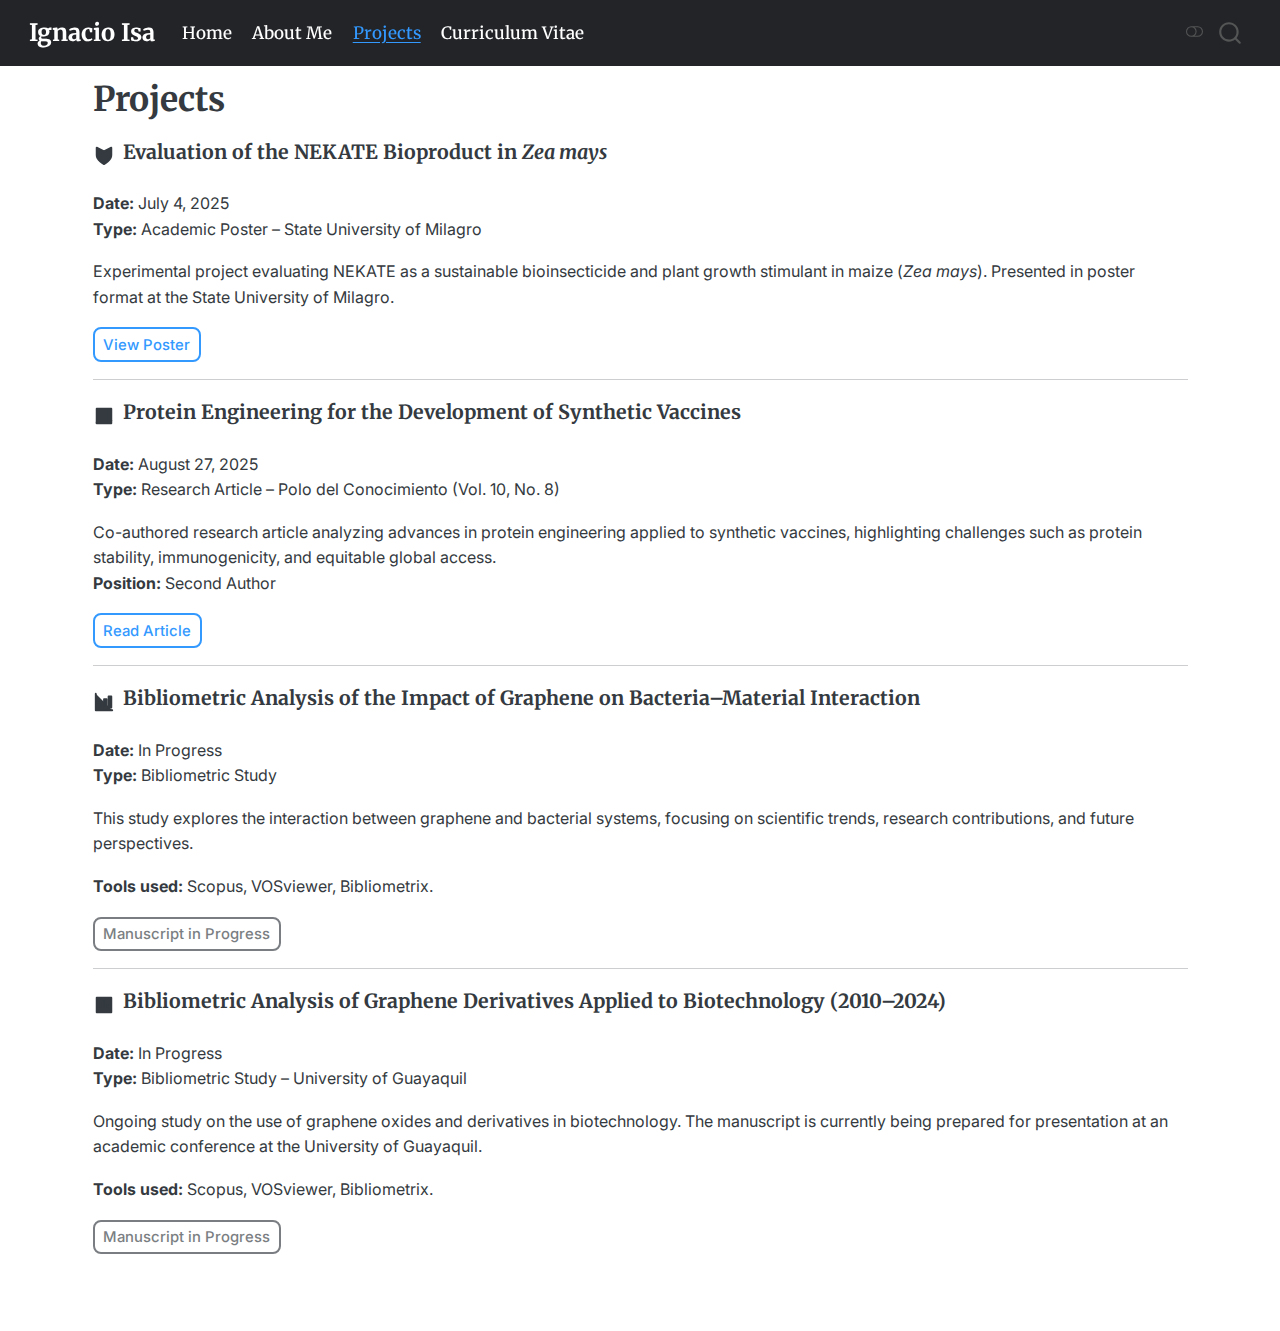
<file: docs/projects.html>
<!DOCTYPE html>
<html xmlns="http://www.w3.org/1999/xhtml" lang="en" xml:lang="en"><head>

<meta charset="utf-8">
<meta name="generator" content="quarto-1.7.32">

<meta name="viewport" content="width=device-width, initial-scale=1.0, user-scalable=yes">


<title>Projects – Ignacio Isa</title>
<style>
code{white-space: pre-wrap;}
span.smallcaps{font-variant: small-caps;}
div.columns{display: flex; gap: min(4vw, 1.5em);}
div.column{flex: auto; overflow-x: auto;}
div.hanging-indent{margin-left: 1.5em; text-indent: -1.5em;}
ul.task-list{list-style: none;}
ul.task-list li input[type="checkbox"] {
  width: 0.8em;
  margin: 0 0.8em 0.2em -1em; /* quarto-specific, see https://github.com/quarto-dev/quarto-cli/issues/4556 */ 
  vertical-align: middle;
}
</style>


<script src="site_libs/quarto-nav/quarto-nav.js"></script>
<script src="site_libs/quarto-nav/headroom.min.js"></script>
<script src="site_libs/clipboard/clipboard.min.js"></script>
<script src="site_libs/quarto-search/autocomplete.umd.js"></script>
<script src="site_libs/quarto-search/fuse.min.js"></script>
<script src="site_libs/quarto-search/quarto-search.js"></script>
<meta name="quarto:offset" content="./">
<link href="./logo_i02.png" rel="icon" type="image/png">
<script src="site_libs/quarto-html/quarto.js" type="module"></script>
<script src="site_libs/quarto-html/tabsets/tabsets.js" type="module"></script>
<script src="site_libs/quarto-html/popper.min.js"></script>
<script src="site_libs/quarto-html/tippy.umd.min.js"></script>
<script src="site_libs/quarto-html/anchor.min.js"></script>
<link href="site_libs/quarto-html/tippy.css" rel="stylesheet">
<link href="site_libs/quarto-html/quarto-syntax-highlighting-37eea08aefeeee20ff55810ff984fec1.css" rel="stylesheet" class="quarto-color-scheme" id="quarto-text-highlighting-styles">
<link href="site_libs/quarto-html/quarto-syntax-highlighting-dark-2fef5ea3f8957b3e4ecc936fc74692ca.css" rel="stylesheet" class="quarto-color-scheme quarto-color-alternate" id="quarto-text-highlighting-styles">
<link href="site_libs/quarto-html/quarto-syntax-highlighting-37eea08aefeeee20ff55810ff984fec1.css" rel="stylesheet" class="quarto-color-scheme-extra" id="quarto-text-highlighting-styles">
<script src="site_libs/bootstrap/bootstrap.min.js"></script>
<link href="site_libs/bootstrap/bootstrap-icons.css" rel="stylesheet">
<link href="site_libs/bootstrap/bootstrap-dfb324f25d9b1687192fa8be62ac8f9c.min.css" rel="stylesheet" append-hash="true" class="quarto-color-scheme" id="quarto-bootstrap" data-mode="light">
<link href="site_libs/bootstrap/bootstrap-dark-08799928d293638fe9563d5c5a2794e5.min.css" rel="stylesheet" append-hash="true" class="quarto-color-scheme quarto-color-alternate" id="quarto-bootstrap" data-mode="dark">
<link href="site_libs/bootstrap/bootstrap-dfb324f25d9b1687192fa8be62ac8f9c.min.css" rel="stylesheet" append-hash="true" class="quarto-color-scheme-extra" id="quarto-bootstrap" data-mode="light">
<script id="quarto-search-options" type="application/json">{
  "location": "navbar",
  "copy-button": false,
  "collapse-after": 3,
  "panel-placement": "end",
  "type": "overlay",
  "limit": 50,
  "keyboard-shortcut": [
    "f",
    "/",
    "s"
  ],
  "show-item-context": false,
  "language": {
    "search-no-results-text": "No results",
    "search-matching-documents-text": "matching documents",
    "search-copy-link-title": "Copy link to search",
    "search-hide-matches-text": "Hide additional matches",
    "search-more-match-text": "more match in this document",
    "search-more-matches-text": "more matches in this document",
    "search-clear-button-title": "Clear",
    "search-text-placeholder": "",
    "search-detached-cancel-button-title": "Cancel",
    "search-submit-button-title": "Submit",
    "search-label": "Search"
  }
}</script>


<link rel="stylesheet" href="styles.css">
</head>

<body class="nav-fixed quarto-light"><script id="quarto-html-before-body" type="application/javascript">
    const toggleBodyColorMode = (bsSheetEl) => {
      const mode = bsSheetEl.getAttribute("data-mode");
      const bodyEl = window.document.querySelector("body");
      if (mode === "dark") {
        bodyEl.classList.add("quarto-dark");
        bodyEl.classList.remove("quarto-light");
      } else {
        bodyEl.classList.add("quarto-light");
        bodyEl.classList.remove("quarto-dark");
      }
    }
    const toggleBodyColorPrimary = () => {
      const bsSheetEl = window.document.querySelector("link#quarto-bootstrap:not([rel=disabled-stylesheet])");
      if (bsSheetEl) {
        toggleBodyColorMode(bsSheetEl);
      }
    }
    const setColorSchemeToggle = (alternate) => {
      const toggles = window.document.querySelectorAll('.quarto-color-scheme-toggle');
      for (let i=0; i < toggles.length; i++) {
        const toggle = toggles[i];
        if (toggle) {
          if (alternate) {
            toggle.classList.add("alternate");
          } else {
            toggle.classList.remove("alternate");
          }
        }
      }
    };
    const toggleColorMode = (alternate) => {
      // Switch the stylesheets
      const primaryStylesheets = window.document.querySelectorAll('link.quarto-color-scheme:not(.quarto-color-alternate)');
      const alternateStylesheets = window.document.querySelectorAll('link.quarto-color-scheme.quarto-color-alternate');
      manageTransitions('#quarto-margin-sidebar .nav-link', false);
      if (alternate) {
        // note: dark is layered on light, we don't disable primary!
        enableStylesheet(alternateStylesheets);
        for (const sheetNode of alternateStylesheets) {
          if (sheetNode.id === "quarto-bootstrap") {
            toggleBodyColorMode(sheetNode);
          }
        }
      } else {
        disableStylesheet(alternateStylesheets);
        enableStylesheet(primaryStylesheets)
        toggleBodyColorPrimary();
      }
      manageTransitions('#quarto-margin-sidebar .nav-link', true);
      // Switch the toggles
      setColorSchemeToggle(alternate)
      // Hack to workaround the fact that safari doesn't
      // properly recolor the scrollbar when toggling (#1455)
      if (navigator.userAgent.indexOf('Safari') > 0 && navigator.userAgent.indexOf('Chrome') == -1) {
        manageTransitions("body", false);
        window.scrollTo(0, 1);
        setTimeout(() => {
          window.scrollTo(0, 0);
          manageTransitions("body", true);
        }, 40);
      }
    }
    const disableStylesheet = (stylesheets) => {
      for (let i=0; i < stylesheets.length; i++) {
        const stylesheet = stylesheets[i];
        stylesheet.rel = 'disabled-stylesheet';
      }
    }
    const enableStylesheet = (stylesheets) => {
      for (let i=0; i < stylesheets.length; i++) {
        const stylesheet = stylesheets[i];
        if(stylesheet.rel !== 'stylesheet') { // for Chrome, which will still FOUC without this check
          stylesheet.rel = 'stylesheet';
        }
      }
    }
    const manageTransitions = (selector, allowTransitions) => {
      const els = window.document.querySelectorAll(selector);
      for (let i=0; i < els.length; i++) {
        const el = els[i];
        if (allowTransitions) {
          el.classList.remove('notransition');
        } else {
          el.classList.add('notransition');
        }
      }
    }
    const isFileUrl = () => {
      return window.location.protocol === 'file:';
    }
    const hasAlternateSentinel = () => {
      let styleSentinel = getColorSchemeSentinel();
      if (styleSentinel !== null) {
        return styleSentinel === "alternate";
      } else {
        return false;
      }
    }
    const setStyleSentinel = (alternate) => {
      const value = alternate ? "alternate" : "default";
      if (!isFileUrl()) {
        window.localStorage.setItem("quarto-color-scheme", value);
      } else {
        localAlternateSentinel = value;
      }
    }
    const getColorSchemeSentinel = () => {
      if (!isFileUrl()) {
        const storageValue = window.localStorage.getItem("quarto-color-scheme");
        return storageValue != null ? storageValue : localAlternateSentinel;
      } else {
        return localAlternateSentinel;
      }
    }
    const toggleGiscusIfUsed = (isAlternate, darkModeDefault) => {
      const baseTheme = document.querySelector('#giscus-base-theme')?.value ?? 'light';
      const alternateTheme = document.querySelector('#giscus-alt-theme')?.value ?? 'dark';
      let newTheme = '';
      if(authorPrefersDark) {
        newTheme = isAlternate ? baseTheme : alternateTheme;
      } else {
        newTheme = isAlternate ? alternateTheme : baseTheme;
      }
      const changeGiscusTheme = () => {
        // From: https://github.com/giscus/giscus/issues/336
        const sendMessage = (message) => {
          const iframe = document.querySelector('iframe.giscus-frame');
          if (!iframe) return;
          iframe.contentWindow.postMessage({ giscus: message }, 'https://giscus.app');
        }
        sendMessage({
          setConfig: {
            theme: newTheme
          }
        });
      }
      const isGiscussLoaded = window.document.querySelector('iframe.giscus-frame') !== null;
      if (isGiscussLoaded) {
        changeGiscusTheme();
      }
    };
    const authorPrefersDark = false;
    const darkModeDefault = authorPrefersDark;
      document.querySelector('link#quarto-text-highlighting-styles.quarto-color-scheme-extra').rel = 'disabled-stylesheet';
      document.querySelector('link#quarto-bootstrap.quarto-color-scheme-extra').rel = 'disabled-stylesheet';
    let localAlternateSentinel = darkModeDefault ? 'alternate' : 'default';
    // Dark / light mode switch
    window.quartoToggleColorScheme = () => {
      // Read the current dark / light value
      let toAlternate = !hasAlternateSentinel();
      toggleColorMode(toAlternate);
      setStyleSentinel(toAlternate);
      toggleGiscusIfUsed(toAlternate, darkModeDefault);
      window.dispatchEvent(new Event('resize'));
    };
    // Switch to dark mode if need be
    if (hasAlternateSentinel()) {
      toggleColorMode(true);
    } else {
      toggleColorMode(false);
    }
  </script>

<div id="quarto-search-results"></div>
  <header id="quarto-header" class="headroom fixed-top">
    <nav class="navbar navbar-expand-lg " data-bs-theme="dark">
      <div class="navbar-container container-fluid">
      <div class="navbar-brand-container mx-auto">
    <a class="navbar-brand" href="./index.html">
    <span class="navbar-title">Ignacio Isa</span>
    </a>
  </div>
            <div id="quarto-search" class="" title="Search"></div>
          <button class="navbar-toggler" type="button" data-bs-toggle="collapse" data-bs-target="#navbarCollapse" aria-controls="navbarCollapse" role="menu" aria-expanded="false" aria-label="Toggle navigation" onclick="if (window.quartoToggleHeadroom) { window.quartoToggleHeadroom(); }">
  <span class="navbar-toggler-icon"></span>
</button>
          <div class="collapse navbar-collapse" id="navbarCollapse">
            <ul class="navbar-nav navbar-nav-scroll me-auto">
  <li class="nav-item">
    <a class="nav-link" href="./index.html"> 
<span class="menu-text">Home</span></a>
  </li>  
  <li class="nav-item">
    <a class="nav-link" href="./about.html"> 
<span class="menu-text">About Me</span></a>
  </li>  
  <li class="nav-item">
    <a class="nav-link active" href="./projects.html" aria-current="page"> 
<span class="menu-text">Projects</span></a>
  </li>  
  <li class="nav-item">
    <a class="nav-link" href="./cv.pdf"> 
<span class="menu-text">Curriculum Vitae</span></a>
  </li>  
</ul>
          </div> <!-- /navcollapse -->
            <div class="quarto-navbar-tools">
  <a href="" class="quarto-color-scheme-toggle quarto-navigation-tool  px-1" onclick="window.quartoToggleColorScheme(); return false;" title="Toggle dark mode"><i class="bi"></i></a>
</div>
      </div> <!-- /container-fluid -->
    </nav>
</header>
<!-- content -->
<div id="quarto-content" class="quarto-container page-columns page-rows-contents page-layout-full page-navbar">
<!-- sidebar -->
<!-- margin-sidebar -->
    
<!-- main -->
<main class="content column-page" id="quarto-document-content">


<header id="title-block-header" class="quarto-title-block default">
<div class="quarto-title">
<h1 class="title">Projects</h1>
</div>



<div class="quarto-title-meta column-page">

    
  
    
  </div>
  


</header>


<!-- Project 1: NEKATE Poster -->
<p style="display: flex; align-items: center;">
<!-- SVG: plant icon -->
<svg xmlns="http://www.w3.org/2000/svg" width="22" viewbox="0 0 24 24" fill="none" stroke="currentColor" stroke-width="2" stroke-linecap="round" stroke-linejoin="round" style="margin-right:8px;">
<path d="M12 22s8-4 8-10V4l-8 4-8-4v8c0 6 8 10 8 10z"></path>
</svg>
<span class="project-title">Evaluation of the NEKATE Bioproduct in <em>Zea mays</em></span>
</p>
<p><strong>Date:</strong> July 4, 2025<br>
<strong>Type:</strong> Academic Poster – State University of Milagro</p>
<p>Experimental project evaluating NEKATE as a sustainable bioinsecticide and plant growth stimulant in maize (<em>Zea mays</em>). Presented in poster format at the State University of Milagro.</p>
<div style="margin-top: 10px;">
<p><a href="https://drive.google.com/file/d/1QSKxDFavIhVKTG8DebzRVRmBsz760EVf/view?usp=sharing" target="_blank" class="btn btn-outline-primary btn-sm">View Poster</a></p>
</div>
<hr>
<!-- Project 2: Protein Engineering Paper -->
<p style="display: flex; align-items: center;">
<!-- SVG: book/article icon -->
<svg xmlns="http://www.w3.org/2000/svg" width="22" viewbox="0 0 24 24" fill="none" stroke="currentColor" stroke-width="2" stroke-linecap="round" stroke-linejoin="round" style="margin-right:8px;">
<path d="M4 19.5A2.5 2.5 0 0 1 6.5 17H20"></path> <path d="M4 4h16v16H4z"></path>
</svg>
<span class="project-title">Protein Engineering for the Development of Synthetic Vaccines</span>
</p>
<p><strong>Date:</strong> August 27, 2025<br>
<strong>Type:</strong> Research Article – Polo del Conocimiento (Vol. 10, No.&nbsp;8)</p>
<p>Co-authored research article analyzing advances in protein engineering applied to synthetic vaccines, highlighting challenges such as protein stability, immunogenicity, and equitable global access.<br>
<strong>Position:</strong> Second Author</p>
<div style="margin-top: 10px;">
<p><a href="http://polodelconocimiento.com/ojs/index.php/es/article/view/10261" target="_blank" class="btn btn-outline-primary btn-sm">Read Article</a></p>
</div>
<hr>
<!-- Project 3: Bibliometric Analysis -->
<p style="display: flex; align-items: center;">
<!-- SVG: chart icon -->
<svg xmlns="http://www.w3.org/2000/svg" width="22" viewbox="0 0 24 24" fill="none" stroke="currentColor" stroke-width="2" stroke-linecap="round" stroke-linejoin="round" style="margin-right:8px;">
<path d="M3 3v18h18"></path> <rect x="7" y="12" width="3" height="6"></rect> <rect x="12" y="9" width="3" height="9"></rect> <rect x="17" y="6" width="3" height="12"></rect>
</svg>
<span class="project-title">Bibliometric Analysis of the Impact of Graphene on Bacteria–Material Interaction</span>
</p>
<p><strong>Date:</strong> In Progress<br>
<strong>Type:</strong> Bibliometric Study</p>
<p>This study explores the interaction between graphene and bacterial systems, focusing on scientific trends, research contributions, and future perspectives.</p>
<p><strong>Tools used:</strong> Scopus, VOSviewer, Bibliometrix.</p>
<div style="margin-top: 10px;">
<p><span class="btn btn-outline-secondary btn-sm disabled">Manuscript in Progress</span></p>
</div>
<hr>
<!-- Project 4: Bibliometric Graphene Derivatives -->
<p style="display: flex; align-items: center;">
<!-- SVG: document/analytics -->
<svg xmlns="http://www.w3.org/2000/svg" width="22" viewbox="0 0 24 24" fill="none" stroke="currentColor" stroke-width="2" stroke-linecap="round" stroke-linejoin="round" style="margin-right:8px;">
<path d="M4 4h16v16H4z"></path> <line x1="8" y1="14" x2="8" y2="10"></line> <line x1="12" y1="14" x2="12" y2="8"></line> <line x1="16" y1="14" x2="16" y2="12"></line>
</svg>
<span class="project-title">Bibliometric Analysis of Graphene Derivatives Applied to Biotechnology (2010–2024)</span>
</p>
<p><strong>Date:</strong> In Progress<br>
<strong>Type:</strong> Bibliometric Study – University of Guayaquil</p>
<p>Ongoing study on the use of graphene oxides and derivatives in biotechnology. The manuscript is currently being prepared for presentation at an academic conference at the University of Guayaquil.</p>
<p><strong>Tools used:</strong> Scopus, VOSviewer, Bibliometrix.</p>
<div style="margin-top: 10px;">
<p><span class="btn btn-outline-secondary btn-sm disabled">Manuscript in Progress</span></p>
</div>



</main> <!-- /main -->
<script id="quarto-html-after-body" type="application/javascript">
  window.document.addEventListener("DOMContentLoaded", function (event) {
    // Ensure there is a toggle, if there isn't float one in the top right
    if (window.document.querySelector('.quarto-color-scheme-toggle') === null) {
      const a = window.document.createElement('a');
      a.classList.add('top-right');
      a.classList.add('quarto-color-scheme-toggle');
      a.href = "";
      a.onclick = function() { try { window.quartoToggleColorScheme(); } catch {} return false; };
      const i = window.document.createElement("i");
      i.classList.add('bi');
      a.appendChild(i);
      window.document.body.appendChild(a);
    }
    setColorSchemeToggle(hasAlternateSentinel())
    const icon = "";
    const anchorJS = new window.AnchorJS();
    anchorJS.options = {
      placement: 'right',
      icon: icon
    };
    anchorJS.add('.anchored');
    const isCodeAnnotation = (el) => {
      for (const clz of el.classList) {
        if (clz.startsWith('code-annotation-')) {                     
          return true;
        }
      }
      return false;
    }
    const onCopySuccess = function(e) {
      // button target
      const button = e.trigger;
      // don't keep focus
      button.blur();
      // flash "checked"
      button.classList.add('code-copy-button-checked');
      var currentTitle = button.getAttribute("title");
      button.setAttribute("title", "Copied!");
      let tooltip;
      if (window.bootstrap) {
        button.setAttribute("data-bs-toggle", "tooltip");
        button.setAttribute("data-bs-placement", "left");
        button.setAttribute("data-bs-title", "Copied!");
        tooltip = new bootstrap.Tooltip(button, 
          { trigger: "manual", 
            customClass: "code-copy-button-tooltip",
            offset: [0, -8]});
        tooltip.show();    
      }
      setTimeout(function() {
        if (tooltip) {
          tooltip.hide();
          button.removeAttribute("data-bs-title");
          button.removeAttribute("data-bs-toggle");
          button.removeAttribute("data-bs-placement");
        }
        button.setAttribute("title", currentTitle);
        button.classList.remove('code-copy-button-checked');
      }, 1000);
      // clear code selection
      e.clearSelection();
    }
    const getTextToCopy = function(trigger) {
        const codeEl = trigger.previousElementSibling.cloneNode(true);
        for (const childEl of codeEl.children) {
          if (isCodeAnnotation(childEl)) {
            childEl.remove();
          }
        }
        return codeEl.innerText;
    }
    const clipboard = new window.ClipboardJS('.code-copy-button:not([data-in-quarto-modal])', {
      text: getTextToCopy
    });
    clipboard.on('success', onCopySuccess);
    if (window.document.getElementById('quarto-embedded-source-code-modal')) {
      const clipboardModal = new window.ClipboardJS('.code-copy-button[data-in-quarto-modal]', {
        text: getTextToCopy,
        container: window.document.getElementById('quarto-embedded-source-code-modal')
      });
      clipboardModal.on('success', onCopySuccess);
    }
      var localhostRegex = new RegExp(/^(?:http|https):\/\/localhost\:?[0-9]*\//);
      var mailtoRegex = new RegExp(/^mailto:/);
        var filterRegex = new RegExp('/' + window.location.host + '/');
      var isInternal = (href) => {
          return filterRegex.test(href) || localhostRegex.test(href) || mailtoRegex.test(href);
      }
      // Inspect non-navigation links and adorn them if external
     var links = window.document.querySelectorAll('a[href]:not(.nav-link):not(.navbar-brand):not(.toc-action):not(.sidebar-link):not(.sidebar-item-toggle):not(.pagination-link):not(.no-external):not([aria-hidden]):not(.dropdown-item):not(.quarto-navigation-tool):not(.about-link)');
      for (var i=0; i<links.length; i++) {
        const link = links[i];
        if (!isInternal(link.href)) {
          // undo the damage that might have been done by quarto-nav.js in the case of
          // links that we want to consider external
          if (link.dataset.originalHref !== undefined) {
            link.href = link.dataset.originalHref;
          }
        }
      }
    function tippyHover(el, contentFn, onTriggerFn, onUntriggerFn) {
      const config = {
        allowHTML: true,
        maxWidth: 500,
        delay: 100,
        arrow: false,
        appendTo: function(el) {
            return el.parentElement;
        },
        interactive: true,
        interactiveBorder: 10,
        theme: 'quarto',
        placement: 'bottom-start',
      };
      if (contentFn) {
        config.content = contentFn;
      }
      if (onTriggerFn) {
        config.onTrigger = onTriggerFn;
      }
      if (onUntriggerFn) {
        config.onUntrigger = onUntriggerFn;
      }
      window.tippy(el, config); 
    }
    const noterefs = window.document.querySelectorAll('a[role="doc-noteref"]');
    for (var i=0; i<noterefs.length; i++) {
      const ref = noterefs[i];
      tippyHover(ref, function() {
        // use id or data attribute instead here
        let href = ref.getAttribute('data-footnote-href') || ref.getAttribute('href');
        try { href = new URL(href).hash; } catch {}
        const id = href.replace(/^#\/?/, "");
        const note = window.document.getElementById(id);
        if (note) {
          return note.innerHTML;
        } else {
          return "";
        }
      });
    }
    const xrefs = window.document.querySelectorAll('a.quarto-xref');
    const processXRef = (id, note) => {
      // Strip column container classes
      const stripColumnClz = (el) => {
        el.classList.remove("page-full", "page-columns");
        if (el.children) {
          for (const child of el.children) {
            stripColumnClz(child);
          }
        }
      }
      stripColumnClz(note)
      if (id === null || id.startsWith('sec-')) {
        // Special case sections, only their first couple elements
        const container = document.createElement("div");
        if (note.children && note.children.length > 2) {
          container.appendChild(note.children[0].cloneNode(true));
          for (let i = 1; i < note.children.length; i++) {
            const child = note.children[i];
            if (child.tagName === "P" && child.innerText === "") {
              continue;
            } else {
              container.appendChild(child.cloneNode(true));
              break;
            }
          }
          if (window.Quarto?.typesetMath) {
            window.Quarto.typesetMath(container);
          }
          return container.innerHTML
        } else {
          if (window.Quarto?.typesetMath) {
            window.Quarto.typesetMath(note);
          }
          return note.innerHTML;
        }
      } else {
        // Remove any anchor links if they are present
        const anchorLink = note.querySelector('a.anchorjs-link');
        if (anchorLink) {
          anchorLink.remove();
        }
        if (window.Quarto?.typesetMath) {
          window.Quarto.typesetMath(note);
        }
        if (note.classList.contains("callout")) {
          return note.outerHTML;
        } else {
          return note.innerHTML;
        }
      }
    }
    for (var i=0; i<xrefs.length; i++) {
      const xref = xrefs[i];
      tippyHover(xref, undefined, function(instance) {
        instance.disable();
        let url = xref.getAttribute('href');
        let hash = undefined; 
        if (url.startsWith('#')) {
          hash = url;
        } else {
          try { hash = new URL(url).hash; } catch {}
        }
        if (hash) {
          const id = hash.replace(/^#\/?/, "");
          const note = window.document.getElementById(id);
          if (note !== null) {
            try {
              const html = processXRef(id, note.cloneNode(true));
              instance.setContent(html);
            } finally {
              instance.enable();
              instance.show();
            }
          } else {
            // See if we can fetch this
            fetch(url.split('#')[0])
            .then(res => res.text())
            .then(html => {
              const parser = new DOMParser();
              const htmlDoc = parser.parseFromString(html, "text/html");
              const note = htmlDoc.getElementById(id);
              if (note !== null) {
                const html = processXRef(id, note);
                instance.setContent(html);
              } 
            }).finally(() => {
              instance.enable();
              instance.show();
            });
          }
        } else {
          // See if we can fetch a full url (with no hash to target)
          // This is a special case and we should probably do some content thinning / targeting
          fetch(url)
          .then(res => res.text())
          .then(html => {
            const parser = new DOMParser();
            const htmlDoc = parser.parseFromString(html, "text/html");
            const note = htmlDoc.querySelector('main.content');
            if (note !== null) {
              // This should only happen for chapter cross references
              // (since there is no id in the URL)
              // remove the first header
              if (note.children.length > 0 && note.children[0].tagName === "HEADER") {
                note.children[0].remove();
              }
              const html = processXRef(null, note);
              instance.setContent(html);
            } 
          }).finally(() => {
            instance.enable();
            instance.show();
          });
        }
      }, function(instance) {
      });
    }
        let selectedAnnoteEl;
        const selectorForAnnotation = ( cell, annotation) => {
          let cellAttr = 'data-code-cell="' + cell + '"';
          let lineAttr = 'data-code-annotation="' +  annotation + '"';
          const selector = 'span[' + cellAttr + '][' + lineAttr + ']';
          return selector;
        }
        const selectCodeLines = (annoteEl) => {
          const doc = window.document;
          const targetCell = annoteEl.getAttribute("data-target-cell");
          const targetAnnotation = annoteEl.getAttribute("data-target-annotation");
          const annoteSpan = window.document.querySelector(selectorForAnnotation(targetCell, targetAnnotation));
          const lines = annoteSpan.getAttribute("data-code-lines").split(",");
          const lineIds = lines.map((line) => {
            return targetCell + "-" + line;
          })
          let top = null;
          let height = null;
          let parent = null;
          if (lineIds.length > 0) {
              //compute the position of the single el (top and bottom and make a div)
              const el = window.document.getElementById(lineIds[0]);
              top = el.offsetTop;
              height = el.offsetHeight;
              parent = el.parentElement.parentElement;
            if (lineIds.length > 1) {
              const lastEl = window.document.getElementById(lineIds[lineIds.length - 1]);
              const bottom = lastEl.offsetTop + lastEl.offsetHeight;
              height = bottom - top;
            }
            if (top !== null && height !== null && parent !== null) {
              // cook up a div (if necessary) and position it 
              let div = window.document.getElementById("code-annotation-line-highlight");
              if (div === null) {
                div = window.document.createElement("div");
                div.setAttribute("id", "code-annotation-line-highlight");
                div.style.position = 'absolute';
                parent.appendChild(div);
              }
              div.style.top = top - 2 + "px";
              div.style.height = height + 4 + "px";
              div.style.left = 0;
              let gutterDiv = window.document.getElementById("code-annotation-line-highlight-gutter");
              if (gutterDiv === null) {
                gutterDiv = window.document.createElement("div");
                gutterDiv.setAttribute("id", "code-annotation-line-highlight-gutter");
                gutterDiv.style.position = 'absolute';
                const codeCell = window.document.getElementById(targetCell);
                const gutter = codeCell.querySelector('.code-annotation-gutter');
                gutter.appendChild(gutterDiv);
              }
              gutterDiv.style.top = top - 2 + "px";
              gutterDiv.style.height = height + 4 + "px";
            }
            selectedAnnoteEl = annoteEl;
          }
        };
        const unselectCodeLines = () => {
          const elementsIds = ["code-annotation-line-highlight", "code-annotation-line-highlight-gutter"];
          elementsIds.forEach((elId) => {
            const div = window.document.getElementById(elId);
            if (div) {
              div.remove();
            }
          });
          selectedAnnoteEl = undefined;
        };
          // Handle positioning of the toggle
      window.addEventListener(
        "resize",
        throttle(() => {
          elRect = undefined;
          if (selectedAnnoteEl) {
            selectCodeLines(selectedAnnoteEl);
          }
        }, 10)
      );
      function throttle(fn, ms) {
      let throttle = false;
      let timer;
        return (...args) => {
          if(!throttle) { // first call gets through
              fn.apply(this, args);
              throttle = true;
          } else { // all the others get throttled
              if(timer) clearTimeout(timer); // cancel #2
              timer = setTimeout(() => {
                fn.apply(this, args);
                timer = throttle = false;
              }, ms);
          }
        };
      }
        // Attach click handler to the DT
        const annoteDls = window.document.querySelectorAll('dt[data-target-cell]');
        for (const annoteDlNode of annoteDls) {
          annoteDlNode.addEventListener('click', (event) => {
            const clickedEl = event.target;
            if (clickedEl !== selectedAnnoteEl) {
              unselectCodeLines();
              const activeEl = window.document.querySelector('dt[data-target-cell].code-annotation-active');
              if (activeEl) {
                activeEl.classList.remove('code-annotation-active');
              }
              selectCodeLines(clickedEl);
              clickedEl.classList.add('code-annotation-active');
            } else {
              // Unselect the line
              unselectCodeLines();
              clickedEl.classList.remove('code-annotation-active');
            }
          });
        }
    const findCites = (el) => {
      const parentEl = el.parentElement;
      if (parentEl) {
        const cites = parentEl.dataset.cites;
        if (cites) {
          return {
            el,
            cites: cites.split(' ')
          };
        } else {
          return findCites(el.parentElement)
        }
      } else {
        return undefined;
      }
    };
    var bibliorefs = window.document.querySelectorAll('a[role="doc-biblioref"]');
    for (var i=0; i<bibliorefs.length; i++) {
      const ref = bibliorefs[i];
      const citeInfo = findCites(ref);
      if (citeInfo) {
        tippyHover(citeInfo.el, function() {
          var popup = window.document.createElement('div');
          citeInfo.cites.forEach(function(cite) {
            var citeDiv = window.document.createElement('div');
            citeDiv.classList.add('hanging-indent');
            citeDiv.classList.add('csl-entry');
            var biblioDiv = window.document.getElementById('ref-' + cite);
            if (biblioDiv) {
              citeDiv.innerHTML = biblioDiv.innerHTML;
            }
            popup.appendChild(citeDiv);
          });
          return popup.innerHTML;
        });
      }
    }
  });
  </script>
</div> <!-- /content -->




</body></html>
</file>
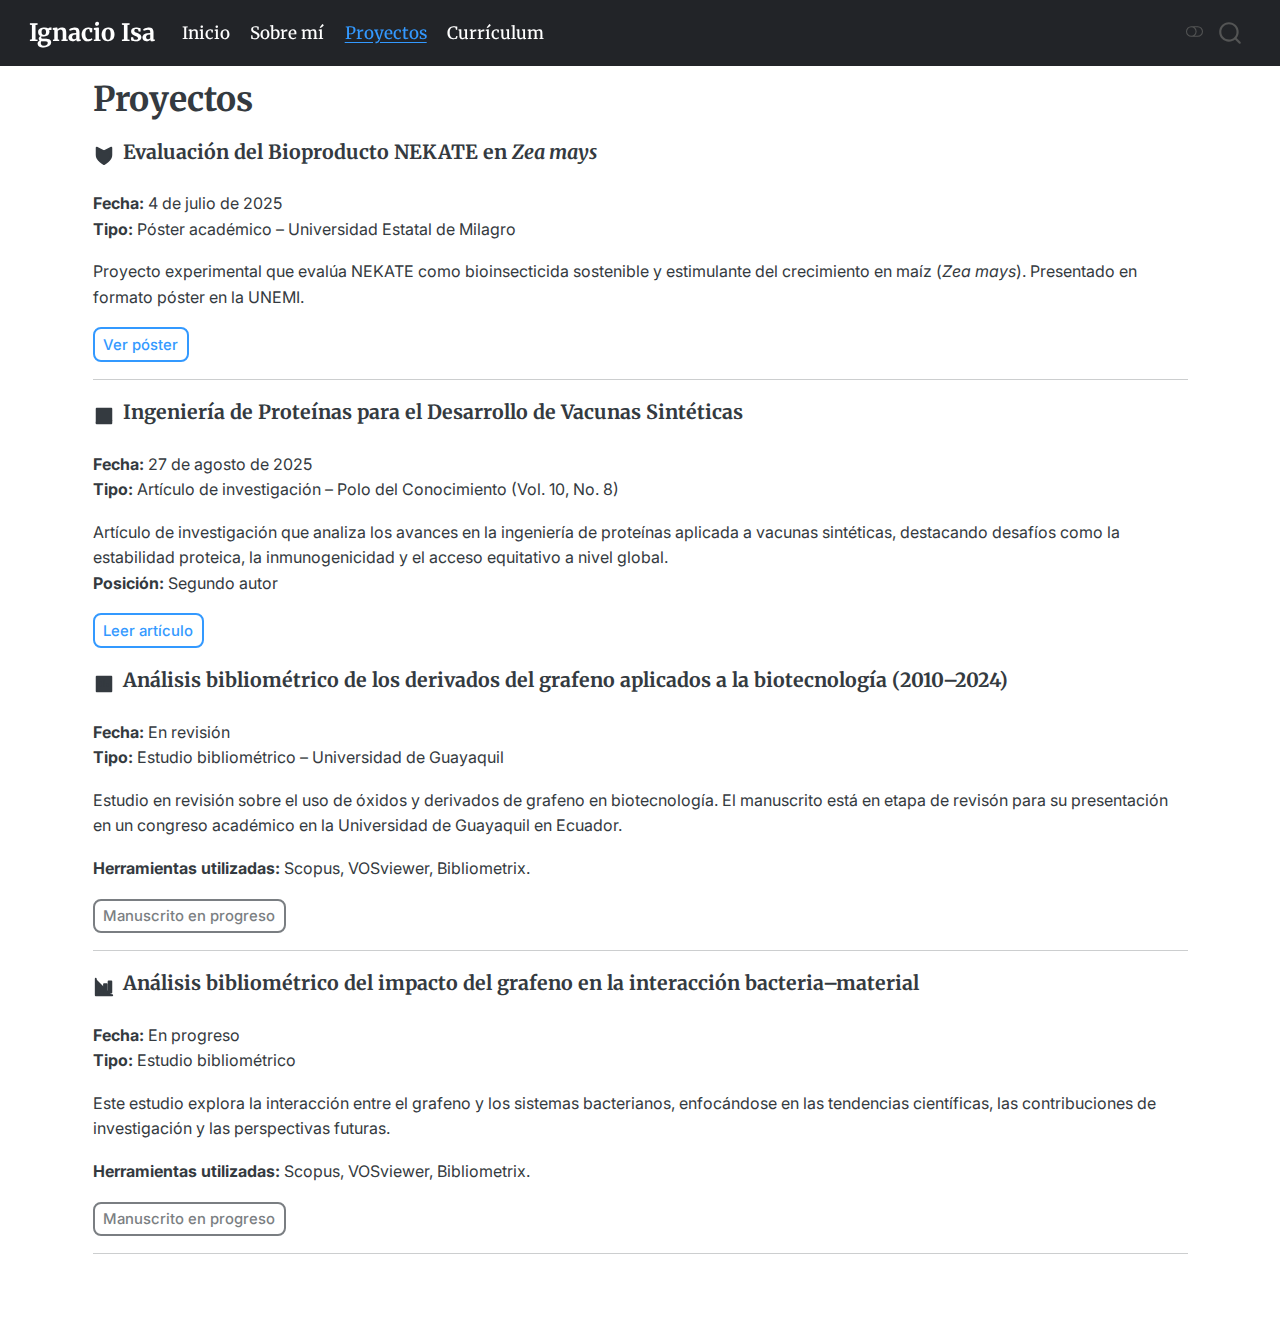
<file: docs/proyectos.html>
<!DOCTYPE html>
<html xmlns="http://www.w3.org/1999/xhtml" lang="en" xml:lang="en"><head>

<meta charset="utf-8">
<meta name="generator" content="quarto-1.7.32">

<meta name="viewport" content="width=device-width, initial-scale=1.0, user-scalable=yes">


<title>Proyectos – Ignacio Isa</title>
<style>
code{white-space: pre-wrap;}
span.smallcaps{font-variant: small-caps;}
div.columns{display: flex; gap: min(4vw, 1.5em);}
div.column{flex: auto; overflow-x: auto;}
div.hanging-indent{margin-left: 1.5em; text-indent: -1.5em;}
ul.task-list{list-style: none;}
ul.task-list li input[type="checkbox"] {
  width: 0.8em;
  margin: 0 0.8em 0.2em -1em; /* quarto-specific, see https://github.com/quarto-dev/quarto-cli/issues/4556 */ 
  vertical-align: middle;
}
</style>


<script src="site_libs/quarto-nav/quarto-nav.js"></script>
<script src="site_libs/quarto-nav/headroom.min.js"></script>
<script src="site_libs/clipboard/clipboard.min.js"></script>
<script src="site_libs/quarto-search/autocomplete.umd.js"></script>
<script src="site_libs/quarto-search/fuse.min.js"></script>
<script src="site_libs/quarto-search/quarto-search.js"></script>
<meta name="quarto:offset" content="./">
<link href="./logo_i02.png" rel="icon" type="image/png">
<script src="site_libs/quarto-html/quarto.js" type="module"></script>
<script src="site_libs/quarto-html/tabsets/tabsets.js" type="module"></script>
<script src="site_libs/quarto-html/popper.min.js"></script>
<script src="site_libs/quarto-html/tippy.umd.min.js"></script>
<script src="site_libs/quarto-html/anchor.min.js"></script>
<link href="site_libs/quarto-html/tippy.css" rel="stylesheet">
<link href="site_libs/quarto-html/quarto-syntax-highlighting-37eea08aefeeee20ff55810ff984fec1.css" rel="stylesheet" class="quarto-color-scheme" id="quarto-text-highlighting-styles">
<link href="site_libs/quarto-html/quarto-syntax-highlighting-dark-2fef5ea3f8957b3e4ecc936fc74692ca.css" rel="stylesheet" class="quarto-color-scheme quarto-color-alternate" id="quarto-text-highlighting-styles">
<link href="site_libs/quarto-html/quarto-syntax-highlighting-37eea08aefeeee20ff55810ff984fec1.css" rel="stylesheet" class="quarto-color-scheme-extra" id="quarto-text-highlighting-styles">
<script src="site_libs/bootstrap/bootstrap.min.js"></script>
<link href="site_libs/bootstrap/bootstrap-icons.css" rel="stylesheet">
<link href="site_libs/bootstrap/bootstrap-dfb324f25d9b1687192fa8be62ac8f9c.min.css" rel="stylesheet" append-hash="true" class="quarto-color-scheme" id="quarto-bootstrap" data-mode="light">
<link href="site_libs/bootstrap/bootstrap-dark-08799928d293638fe9563d5c5a2794e5.min.css" rel="stylesheet" append-hash="true" class="quarto-color-scheme quarto-color-alternate" id="quarto-bootstrap" data-mode="dark">
<link href="site_libs/bootstrap/bootstrap-dfb324f25d9b1687192fa8be62ac8f9c.min.css" rel="stylesheet" append-hash="true" class="quarto-color-scheme-extra" id="quarto-bootstrap" data-mode="light">
<script id="quarto-search-options" type="application/json">{
  "location": "navbar",
  "copy-button": false,
  "collapse-after": 3,
  "panel-placement": "end",
  "type": "overlay",
  "limit": 50,
  "keyboard-shortcut": [
    "f",
    "/",
    "s"
  ],
  "show-item-context": false,
  "language": {
    "search-no-results-text": "No results",
    "search-matching-documents-text": "matching documents",
    "search-copy-link-title": "Copy link to search",
    "search-hide-matches-text": "Hide additional matches",
    "search-more-match-text": "more match in this document",
    "search-more-matches-text": "more matches in this document",
    "search-clear-button-title": "Clear",
    "search-text-placeholder": "",
    "search-detached-cancel-button-title": "Cancel",
    "search-submit-button-title": "Submit",
    "search-label": "Search"
  }
}</script>


<link rel="stylesheet" href="styles.css">
</head>

<body class="nav-fixed quarto-light"><script id="quarto-html-before-body" type="application/javascript">
    const toggleBodyColorMode = (bsSheetEl) => {
      const mode = bsSheetEl.getAttribute("data-mode");
      const bodyEl = window.document.querySelector("body");
      if (mode === "dark") {
        bodyEl.classList.add("quarto-dark");
        bodyEl.classList.remove("quarto-light");
      } else {
        bodyEl.classList.add("quarto-light");
        bodyEl.classList.remove("quarto-dark");
      }
    }
    const toggleBodyColorPrimary = () => {
      const bsSheetEl = window.document.querySelector("link#quarto-bootstrap:not([rel=disabled-stylesheet])");
      if (bsSheetEl) {
        toggleBodyColorMode(bsSheetEl);
      }
    }
    const setColorSchemeToggle = (alternate) => {
      const toggles = window.document.querySelectorAll('.quarto-color-scheme-toggle');
      for (let i=0; i < toggles.length; i++) {
        const toggle = toggles[i];
        if (toggle) {
          if (alternate) {
            toggle.classList.add("alternate");
          } else {
            toggle.classList.remove("alternate");
          }
        }
      }
    };
    const toggleColorMode = (alternate) => {
      // Switch the stylesheets
      const primaryStylesheets = window.document.querySelectorAll('link.quarto-color-scheme:not(.quarto-color-alternate)');
      const alternateStylesheets = window.document.querySelectorAll('link.quarto-color-scheme.quarto-color-alternate');
      manageTransitions('#quarto-margin-sidebar .nav-link', false);
      if (alternate) {
        // note: dark is layered on light, we don't disable primary!
        enableStylesheet(alternateStylesheets);
        for (const sheetNode of alternateStylesheets) {
          if (sheetNode.id === "quarto-bootstrap") {
            toggleBodyColorMode(sheetNode);
          }
        }
      } else {
        disableStylesheet(alternateStylesheets);
        enableStylesheet(primaryStylesheets)
        toggleBodyColorPrimary();
      }
      manageTransitions('#quarto-margin-sidebar .nav-link', true);
      // Switch the toggles
      setColorSchemeToggle(alternate)
      // Hack to workaround the fact that safari doesn't
      // properly recolor the scrollbar when toggling (#1455)
      if (navigator.userAgent.indexOf('Safari') > 0 && navigator.userAgent.indexOf('Chrome') == -1) {
        manageTransitions("body", false);
        window.scrollTo(0, 1);
        setTimeout(() => {
          window.scrollTo(0, 0);
          manageTransitions("body", true);
        }, 40);
      }
    }
    const disableStylesheet = (stylesheets) => {
      for (let i=0; i < stylesheets.length; i++) {
        const stylesheet = stylesheets[i];
        stylesheet.rel = 'disabled-stylesheet';
      }
    }
    const enableStylesheet = (stylesheets) => {
      for (let i=0; i < stylesheets.length; i++) {
        const stylesheet = stylesheets[i];
        if(stylesheet.rel !== 'stylesheet') { // for Chrome, which will still FOUC without this check
          stylesheet.rel = 'stylesheet';
        }
      }
    }
    const manageTransitions = (selector, allowTransitions) => {
      const els = window.document.querySelectorAll(selector);
      for (let i=0; i < els.length; i++) {
        const el = els[i];
        if (allowTransitions) {
          el.classList.remove('notransition');
        } else {
          el.classList.add('notransition');
        }
      }
    }
    const isFileUrl = () => {
      return window.location.protocol === 'file:';
    }
    const hasAlternateSentinel = () => {
      let styleSentinel = getColorSchemeSentinel();
      if (styleSentinel !== null) {
        return styleSentinel === "alternate";
      } else {
        return false;
      }
    }
    const setStyleSentinel = (alternate) => {
      const value = alternate ? "alternate" : "default";
      if (!isFileUrl()) {
        window.localStorage.setItem("quarto-color-scheme", value);
      } else {
        localAlternateSentinel = value;
      }
    }
    const getColorSchemeSentinel = () => {
      if (!isFileUrl()) {
        const storageValue = window.localStorage.getItem("quarto-color-scheme");
        return storageValue != null ? storageValue : localAlternateSentinel;
      } else {
        return localAlternateSentinel;
      }
    }
    const toggleGiscusIfUsed = (isAlternate, darkModeDefault) => {
      const baseTheme = document.querySelector('#giscus-base-theme')?.value ?? 'light';
      const alternateTheme = document.querySelector('#giscus-alt-theme')?.value ?? 'dark';
      let newTheme = '';
      if(authorPrefersDark) {
        newTheme = isAlternate ? baseTheme : alternateTheme;
      } else {
        newTheme = isAlternate ? alternateTheme : baseTheme;
      }
      const changeGiscusTheme = () => {
        // From: https://github.com/giscus/giscus/issues/336
        const sendMessage = (message) => {
          const iframe = document.querySelector('iframe.giscus-frame');
          if (!iframe) return;
          iframe.contentWindow.postMessage({ giscus: message }, 'https://giscus.app');
        }
        sendMessage({
          setConfig: {
            theme: newTheme
          }
        });
      }
      const isGiscussLoaded = window.document.querySelector('iframe.giscus-frame') !== null;
      if (isGiscussLoaded) {
        changeGiscusTheme();
      }
    };
    const authorPrefersDark = false;
    const darkModeDefault = authorPrefersDark;
      document.querySelector('link#quarto-text-highlighting-styles.quarto-color-scheme-extra').rel = 'disabled-stylesheet';
      document.querySelector('link#quarto-bootstrap.quarto-color-scheme-extra').rel = 'disabled-stylesheet';
    let localAlternateSentinel = darkModeDefault ? 'alternate' : 'default';
    // Dark / light mode switch
    window.quartoToggleColorScheme = () => {
      // Read the current dark / light value
      let toAlternate = !hasAlternateSentinel();
      toggleColorMode(toAlternate);
      setStyleSentinel(toAlternate);
      toggleGiscusIfUsed(toAlternate, darkModeDefault);
      window.dispatchEvent(new Event('resize'));
    };
    // Switch to dark mode if need be
    if (hasAlternateSentinel()) {
      toggleColorMode(true);
    } else {
      toggleColorMode(false);
    }
  </script>

<div id="quarto-search-results"></div>
  <header id="quarto-header" class="headroom fixed-top">
    <nav class="navbar navbar-expand-lg " data-bs-theme="dark">
      <div class="navbar-container container-fluid">
      <div class="navbar-brand-container mx-auto">
    <a class="navbar-brand" href="./index.html">
    <span class="navbar-title">Ignacio Isa</span>
    </a>
  </div>
            <div id="quarto-search" class="" title="Search"></div>
          <button class="navbar-toggler" type="button" data-bs-toggle="collapse" data-bs-target="#navbarCollapse" aria-controls="navbarCollapse" role="menu" aria-expanded="false" aria-label="Toggle navigation" onclick="if (window.quartoToggleHeadroom) { window.quartoToggleHeadroom(); }">
  <span class="navbar-toggler-icon"></span>
</button>
          <div class="collapse navbar-collapse" id="navbarCollapse">
            <ul class="navbar-nav navbar-nav-scroll me-auto">
  <li class="nav-item">
    <a class="nav-link" href="./index.html"> 
<span class="menu-text">Inicio</span></a>
  </li>  
  <li class="nav-item">
    <a class="nav-link" href="./sobre-mi.html"> 
<span class="menu-text">Sobre mí</span></a>
  </li>  
  <li class="nav-item">
    <a class="nav-link active" href="./proyectos.html" aria-current="page"> 
<span class="menu-text">Proyectos</span></a>
  </li>  
  <li class="nav-item">
    <a class="nav-link" href="./cv.pdf"> 
<span class="menu-text">Currículum</span></a>
  </li>  
</ul>
          </div> <!-- /navcollapse -->
            <div class="quarto-navbar-tools">
  <a href="" class="quarto-color-scheme-toggle quarto-navigation-tool  px-1" onclick="window.quartoToggleColorScheme(); return false;" title="Toggle dark mode"><i class="bi"></i></a>
</div>
      </div> <!-- /container-fluid -->
    </nav>
</header>
<!-- content -->
<div id="quarto-content" class="quarto-container page-columns page-rows-contents page-layout-full page-navbar">
<!-- sidebar -->
<!-- margin-sidebar -->
    
<!-- main -->
<main class="content column-page" id="quarto-document-content">


<header id="title-block-header" class="quarto-title-block default">
<div class="quarto-title">
<h1 class="title">Proyectos</h1>
</div>



<div class="quarto-title-meta column-page">

    
  
    
  </div>
  


</header>


<!-- Proyecto 1: Póster NEKATE -->
<p style="display: flex; align-items: center;">
<svg xmlns="http://www.w3.org/2000/svg" width="22" viewbox="0 0 24 24" fill="none" stroke="currentColor" stroke-width="2" stroke-linecap="round" stroke-linejoin="round" style="margin-right:8px;">
<path d="M12 22s8-4 8-10V4l-8 4-8-4v8c0 6 8 10 8 10z"></path>
</svg>
<span class="project-title">Evaluación del Bioproducto NEKATE en <em>Zea mays</em></span>
</p>
<p><strong>Fecha:</strong> 4 de julio de 2025<br>
<strong>Tipo:</strong> Póster académico – Universidad Estatal de Milagro</p>
<p>Proyecto experimental que evalúa NEKATE como bioinsecticida sostenible y estimulante del crecimiento en maíz (<em>Zea mays</em>). Presentado en formato póster en la UNEMI.</p>
<div style="margin-top: 10px;">
<p><a href="https://drive.google.com/file/d/1QSKxDFavIhVKTG8DebzRVRmBsz760EVf/view?usp=sharing" target="_blank" class="btn btn-outline-primary btn-sm">Ver póster</a></p>
</div>
<hr>
<!-- Proyecto 2: Artículo de Ingeniería de Proteínas -->
<p style="display: flex; align-items: center;">
<svg xmlns="http://www.w3.org/2000/svg" width="22" viewbox="0 0 24 24" fill="none" stroke="currentColor" stroke-width="2" stroke-linecap="round" stroke-linejoin="round" style="margin-right:8px;">
<path d="M4 19.5A2.5 2.5 0 0 1 6.5 17H20"></path> <path d="M4 4h16v16H4z"></path>
</svg>
<span class="project-title">Ingeniería de Proteínas para el Desarrollo de Vacunas Sintéticas</span>
</p>
<p><strong>Fecha:</strong> 27 de agosto de 2025<br>
<strong>Tipo:</strong> Artículo de investigación – Polo del Conocimiento (Vol. 10, No.&nbsp;8)</p>
<p>Artículo de investigación que analiza los avances en la ingeniería de proteínas aplicada a vacunas sintéticas, destacando desafíos como la estabilidad proteica, la inmunogenicidad y el acceso equitativo a nivel global.<br>
<strong>Posición:</strong> Segundo autor</p>
<div style="margin-top: 10px;">
<p><a href="http://polodelconocimiento.com/ojs/index.php/es/article/view/10261" target="_blank" class="btn btn-outline-primary btn-sm">Leer artículo</a></p>
</div>
<!-- Proyecto 4: Derivados de Grafeno -->
<p style="display: flex; align-items: center;">
<svg xmlns="http://www.w3.org/2000/svg" width="22" viewbox="0 0 24 24" fill="none" stroke="currentColor" stroke-width="2" stroke-linecap="round" stroke-linejoin="round" style="margin-right:8px;">
<path d="M4 4h16v16H4z"></path> <line x1="8" y1="14" x2="8" y2="10"></line> <line x1="12" y1="14" x2="12" y2="8"></line> <line x1="16" y1="14" x2="16" y2="12"></line>
</svg>
<span class="project-title">Análisis bibliométrico de los derivados del grafeno aplicados a la biotecnología (2010–2024)</span>
</p>
<p><strong>Fecha:</strong> En revisión<br>
<strong>Tipo:</strong> Estudio bibliométrico – Universidad de Guayaquil</p>
<p>Estudio en revisión sobre el uso de óxidos y derivados de grafeno en biotecnología. El manuscrito está en etapa de revisón para su presentación en un congreso académico en la Universidad de Guayaquil en Ecuador.</p>
<p><strong>Herramientas utilizadas:</strong> Scopus, VOSviewer, Bibliometrix.</p>
<div style="margin-top: 10px;">
<p><span class="btn btn-outline-secondary btn-sm disabled">Manuscrito en progreso</span></p>
</div>
<hr>
<!-- Proyecto 4 : Análisis Bibliométrico -->
<p style="display: flex; align-items: center;">
<svg xmlns="http://www.w3.org/2000/svg" width="22" viewbox="0 0 24 24" fill="none" stroke="currentColor" stroke-width="2" stroke-linecap="round" stroke-linejoin="round" style="margin-right:8px;">
<path d="M3 3v18h18"></path> <rect x="7" y="12" width="3" height="6"></rect> <rect x="12" y="9" width="3" height="9"></rect> <rect x="17" y="6" width="3" height="12"></rect>
</svg>
<span class="project-title">Análisis bibliométrico del impacto del grafeno en la interacción bacteria–material</span>
</p>
<p><strong>Fecha:</strong> En progreso<br>
<strong>Tipo:</strong> Estudio bibliométrico</p>
<p>Este estudio explora la interacción entre el grafeno y los sistemas bacterianos, enfocándose en las tendencias científicas, las contribuciones de investigación y las perspectivas futuras.</p>
<p><strong>Herramientas utilizadas:</strong> Scopus, VOSviewer, Bibliometrix.</p>
<div style="margin-top: 10px;">
<p><span class="btn btn-outline-secondary btn-sm disabled">Manuscrito en progreso</span></p>
</div>
<hr>



</main> <!-- /main -->
<script id="quarto-html-after-body" type="application/javascript">
  window.document.addEventListener("DOMContentLoaded", function (event) {
    // Ensure there is a toggle, if there isn't float one in the top right
    if (window.document.querySelector('.quarto-color-scheme-toggle') === null) {
      const a = window.document.createElement('a');
      a.classList.add('top-right');
      a.classList.add('quarto-color-scheme-toggle');
      a.href = "";
      a.onclick = function() { try { window.quartoToggleColorScheme(); } catch {} return false; };
      const i = window.document.createElement("i");
      i.classList.add('bi');
      a.appendChild(i);
      window.document.body.appendChild(a);
    }
    setColorSchemeToggle(hasAlternateSentinel())
    const icon = "";
    const anchorJS = new window.AnchorJS();
    anchorJS.options = {
      placement: 'right',
      icon: icon
    };
    anchorJS.add('.anchored');
    const isCodeAnnotation = (el) => {
      for (const clz of el.classList) {
        if (clz.startsWith('code-annotation-')) {                     
          return true;
        }
      }
      return false;
    }
    const onCopySuccess = function(e) {
      // button target
      const button = e.trigger;
      // don't keep focus
      button.blur();
      // flash "checked"
      button.classList.add('code-copy-button-checked');
      var currentTitle = button.getAttribute("title");
      button.setAttribute("title", "Copied!");
      let tooltip;
      if (window.bootstrap) {
        button.setAttribute("data-bs-toggle", "tooltip");
        button.setAttribute("data-bs-placement", "left");
        button.setAttribute("data-bs-title", "Copied!");
        tooltip = new bootstrap.Tooltip(button, 
          { trigger: "manual", 
            customClass: "code-copy-button-tooltip",
            offset: [0, -8]});
        tooltip.show();    
      }
      setTimeout(function() {
        if (tooltip) {
          tooltip.hide();
          button.removeAttribute("data-bs-title");
          button.removeAttribute("data-bs-toggle");
          button.removeAttribute("data-bs-placement");
        }
        button.setAttribute("title", currentTitle);
        button.classList.remove('code-copy-button-checked');
      }, 1000);
      // clear code selection
      e.clearSelection();
    }
    const getTextToCopy = function(trigger) {
        const codeEl = trigger.previousElementSibling.cloneNode(true);
        for (const childEl of codeEl.children) {
          if (isCodeAnnotation(childEl)) {
            childEl.remove();
          }
        }
        return codeEl.innerText;
    }
    const clipboard = new window.ClipboardJS('.code-copy-button:not([data-in-quarto-modal])', {
      text: getTextToCopy
    });
    clipboard.on('success', onCopySuccess);
    if (window.document.getElementById('quarto-embedded-source-code-modal')) {
      const clipboardModal = new window.ClipboardJS('.code-copy-button[data-in-quarto-modal]', {
        text: getTextToCopy,
        container: window.document.getElementById('quarto-embedded-source-code-modal')
      });
      clipboardModal.on('success', onCopySuccess);
    }
      var localhostRegex = new RegExp(/^(?:http|https):\/\/localhost\:?[0-9]*\//);
      var mailtoRegex = new RegExp(/^mailto:/);
        var filterRegex = new RegExp('/' + window.location.host + '/');
      var isInternal = (href) => {
          return filterRegex.test(href) || localhostRegex.test(href) || mailtoRegex.test(href);
      }
      // Inspect non-navigation links and adorn them if external
     var links = window.document.querySelectorAll('a[href]:not(.nav-link):not(.navbar-brand):not(.toc-action):not(.sidebar-link):not(.sidebar-item-toggle):not(.pagination-link):not(.no-external):not([aria-hidden]):not(.dropdown-item):not(.quarto-navigation-tool):not(.about-link)');
      for (var i=0; i<links.length; i++) {
        const link = links[i];
        if (!isInternal(link.href)) {
          // undo the damage that might have been done by quarto-nav.js in the case of
          // links that we want to consider external
          if (link.dataset.originalHref !== undefined) {
            link.href = link.dataset.originalHref;
          }
        }
      }
    function tippyHover(el, contentFn, onTriggerFn, onUntriggerFn) {
      const config = {
        allowHTML: true,
        maxWidth: 500,
        delay: 100,
        arrow: false,
        appendTo: function(el) {
            return el.parentElement;
        },
        interactive: true,
        interactiveBorder: 10,
        theme: 'quarto',
        placement: 'bottom-start',
      };
      if (contentFn) {
        config.content = contentFn;
      }
      if (onTriggerFn) {
        config.onTrigger = onTriggerFn;
      }
      if (onUntriggerFn) {
        config.onUntrigger = onUntriggerFn;
      }
      window.tippy(el, config); 
    }
    const noterefs = window.document.querySelectorAll('a[role="doc-noteref"]');
    for (var i=0; i<noterefs.length; i++) {
      const ref = noterefs[i];
      tippyHover(ref, function() {
        // use id or data attribute instead here
        let href = ref.getAttribute('data-footnote-href') || ref.getAttribute('href');
        try { href = new URL(href).hash; } catch {}
        const id = href.replace(/^#\/?/, "");
        const note = window.document.getElementById(id);
        if (note) {
          return note.innerHTML;
        } else {
          return "";
        }
      });
    }
    const xrefs = window.document.querySelectorAll('a.quarto-xref');
    const processXRef = (id, note) => {
      // Strip column container classes
      const stripColumnClz = (el) => {
        el.classList.remove("page-full", "page-columns");
        if (el.children) {
          for (const child of el.children) {
            stripColumnClz(child);
          }
        }
      }
      stripColumnClz(note)
      if (id === null || id.startsWith('sec-')) {
        // Special case sections, only their first couple elements
        const container = document.createElement("div");
        if (note.children && note.children.length > 2) {
          container.appendChild(note.children[0].cloneNode(true));
          for (let i = 1; i < note.children.length; i++) {
            const child = note.children[i];
            if (child.tagName === "P" && child.innerText === "") {
              continue;
            } else {
              container.appendChild(child.cloneNode(true));
              break;
            }
          }
          if (window.Quarto?.typesetMath) {
            window.Quarto.typesetMath(container);
          }
          return container.innerHTML
        } else {
          if (window.Quarto?.typesetMath) {
            window.Quarto.typesetMath(note);
          }
          return note.innerHTML;
        }
      } else {
        // Remove any anchor links if they are present
        const anchorLink = note.querySelector('a.anchorjs-link');
        if (anchorLink) {
          anchorLink.remove();
        }
        if (window.Quarto?.typesetMath) {
          window.Quarto.typesetMath(note);
        }
        if (note.classList.contains("callout")) {
          return note.outerHTML;
        } else {
          return note.innerHTML;
        }
      }
    }
    for (var i=0; i<xrefs.length; i++) {
      const xref = xrefs[i];
      tippyHover(xref, undefined, function(instance) {
        instance.disable();
        let url = xref.getAttribute('href');
        let hash = undefined; 
        if (url.startsWith('#')) {
          hash = url;
        } else {
          try { hash = new URL(url).hash; } catch {}
        }
        if (hash) {
          const id = hash.replace(/^#\/?/, "");
          const note = window.document.getElementById(id);
          if (note !== null) {
            try {
              const html = processXRef(id, note.cloneNode(true));
              instance.setContent(html);
            } finally {
              instance.enable();
              instance.show();
            }
          } else {
            // See if we can fetch this
            fetch(url.split('#')[0])
            .then(res => res.text())
            .then(html => {
              const parser = new DOMParser();
              const htmlDoc = parser.parseFromString(html, "text/html");
              const note = htmlDoc.getElementById(id);
              if (note !== null) {
                const html = processXRef(id, note);
                instance.setContent(html);
              } 
            }).finally(() => {
              instance.enable();
              instance.show();
            });
          }
        } else {
          // See if we can fetch a full url (with no hash to target)
          // This is a special case and we should probably do some content thinning / targeting
          fetch(url)
          .then(res => res.text())
          .then(html => {
            const parser = new DOMParser();
            const htmlDoc = parser.parseFromString(html, "text/html");
            const note = htmlDoc.querySelector('main.content');
            if (note !== null) {
              // This should only happen for chapter cross references
              // (since there is no id in the URL)
              // remove the first header
              if (note.children.length > 0 && note.children[0].tagName === "HEADER") {
                note.children[0].remove();
              }
              const html = processXRef(null, note);
              instance.setContent(html);
            } 
          }).finally(() => {
            instance.enable();
            instance.show();
          });
        }
      }, function(instance) {
      });
    }
        let selectedAnnoteEl;
        const selectorForAnnotation = ( cell, annotation) => {
          let cellAttr = 'data-code-cell="' + cell + '"';
          let lineAttr = 'data-code-annotation="' +  annotation + '"';
          const selector = 'span[' + cellAttr + '][' + lineAttr + ']';
          return selector;
        }
        const selectCodeLines = (annoteEl) => {
          const doc = window.document;
          const targetCell = annoteEl.getAttribute("data-target-cell");
          const targetAnnotation = annoteEl.getAttribute("data-target-annotation");
          const annoteSpan = window.document.querySelector(selectorForAnnotation(targetCell, targetAnnotation));
          const lines = annoteSpan.getAttribute("data-code-lines").split(",");
          const lineIds = lines.map((line) => {
            return targetCell + "-" + line;
          })
          let top = null;
          let height = null;
          let parent = null;
          if (lineIds.length > 0) {
              //compute the position of the single el (top and bottom and make a div)
              const el = window.document.getElementById(lineIds[0]);
              top = el.offsetTop;
              height = el.offsetHeight;
              parent = el.parentElement.parentElement;
            if (lineIds.length > 1) {
              const lastEl = window.document.getElementById(lineIds[lineIds.length - 1]);
              const bottom = lastEl.offsetTop + lastEl.offsetHeight;
              height = bottom - top;
            }
            if (top !== null && height !== null && parent !== null) {
              // cook up a div (if necessary) and position it 
              let div = window.document.getElementById("code-annotation-line-highlight");
              if (div === null) {
                div = window.document.createElement("div");
                div.setAttribute("id", "code-annotation-line-highlight");
                div.style.position = 'absolute';
                parent.appendChild(div);
              }
              div.style.top = top - 2 + "px";
              div.style.height = height + 4 + "px";
              div.style.left = 0;
              let gutterDiv = window.document.getElementById("code-annotation-line-highlight-gutter");
              if (gutterDiv === null) {
                gutterDiv = window.document.createElement("div");
                gutterDiv.setAttribute("id", "code-annotation-line-highlight-gutter");
                gutterDiv.style.position = 'absolute';
                const codeCell = window.document.getElementById(targetCell);
                const gutter = codeCell.querySelector('.code-annotation-gutter');
                gutter.appendChild(gutterDiv);
              }
              gutterDiv.style.top = top - 2 + "px";
              gutterDiv.style.height = height + 4 + "px";
            }
            selectedAnnoteEl = annoteEl;
          }
        };
        const unselectCodeLines = () => {
          const elementsIds = ["code-annotation-line-highlight", "code-annotation-line-highlight-gutter"];
          elementsIds.forEach((elId) => {
            const div = window.document.getElementById(elId);
            if (div) {
              div.remove();
            }
          });
          selectedAnnoteEl = undefined;
        };
          // Handle positioning of the toggle
      window.addEventListener(
        "resize",
        throttle(() => {
          elRect = undefined;
          if (selectedAnnoteEl) {
            selectCodeLines(selectedAnnoteEl);
          }
        }, 10)
      );
      function throttle(fn, ms) {
      let throttle = false;
      let timer;
        return (...args) => {
          if(!throttle) { // first call gets through
              fn.apply(this, args);
              throttle = true;
          } else { // all the others get throttled
              if(timer) clearTimeout(timer); // cancel #2
              timer = setTimeout(() => {
                fn.apply(this, args);
                timer = throttle = false;
              }, ms);
          }
        };
      }
        // Attach click handler to the DT
        const annoteDls = window.document.querySelectorAll('dt[data-target-cell]');
        for (const annoteDlNode of annoteDls) {
          annoteDlNode.addEventListener('click', (event) => {
            const clickedEl = event.target;
            if (clickedEl !== selectedAnnoteEl) {
              unselectCodeLines();
              const activeEl = window.document.querySelector('dt[data-target-cell].code-annotation-active');
              if (activeEl) {
                activeEl.classList.remove('code-annotation-active');
              }
              selectCodeLines(clickedEl);
              clickedEl.classList.add('code-annotation-active');
            } else {
              // Unselect the line
              unselectCodeLines();
              clickedEl.classList.remove('code-annotation-active');
            }
          });
        }
    const findCites = (el) => {
      const parentEl = el.parentElement;
      if (parentEl) {
        const cites = parentEl.dataset.cites;
        if (cites) {
          return {
            el,
            cites: cites.split(' ')
          };
        } else {
          return findCites(el.parentElement)
        }
      } else {
        return undefined;
      }
    };
    var bibliorefs = window.document.querySelectorAll('a[role="doc-biblioref"]');
    for (var i=0; i<bibliorefs.length; i++) {
      const ref = bibliorefs[i];
      const citeInfo = findCites(ref);
      if (citeInfo) {
        tippyHover(citeInfo.el, function() {
          var popup = window.document.createElement('div');
          citeInfo.cites.forEach(function(cite) {
            var citeDiv = window.document.createElement('div');
            citeDiv.classList.add('hanging-indent');
            citeDiv.classList.add('csl-entry');
            var biblioDiv = window.document.getElementById('ref-' + cite);
            if (biblioDiv) {
              citeDiv.innerHTML = biblioDiv.innerHTML;
            }
            popup.appendChild(citeDiv);
          });
          return popup.innerHTML;
        });
      }
    }
  });
  </script>
</div> <!-- /content -->




</body></html>
</file>
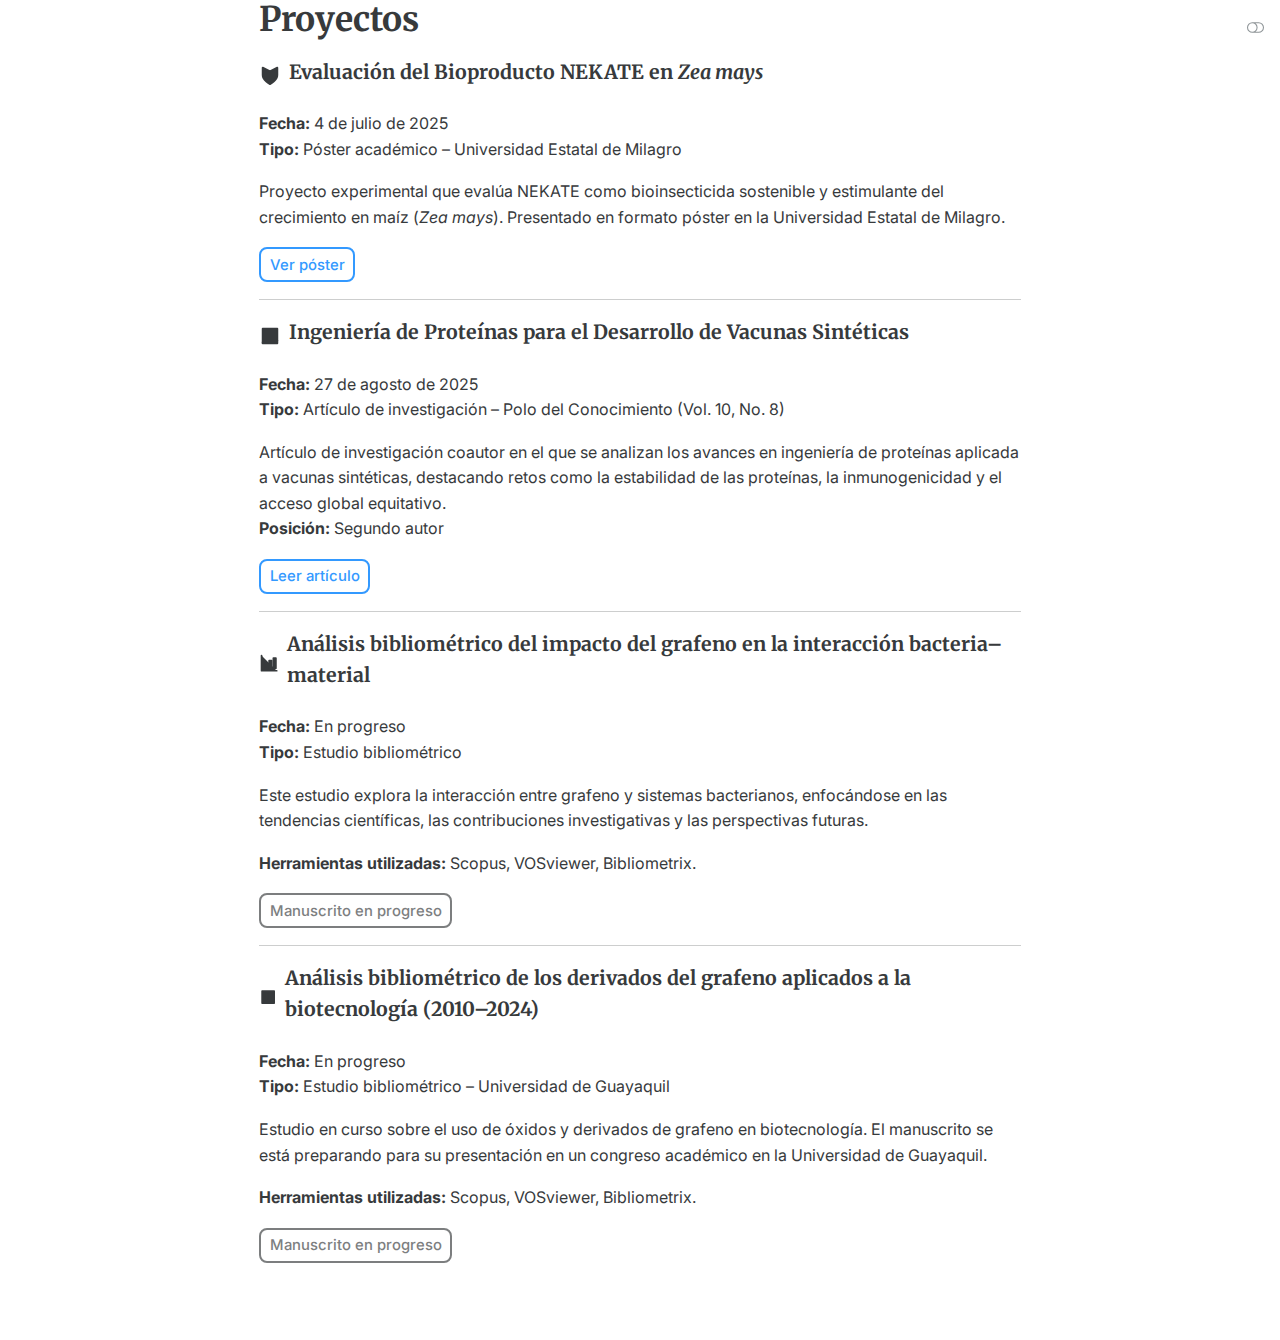
<file: es/projects.html>
<!DOCTYPE html>
<html xmlns="http://www.w3.org/1999/xhtml" lang="es" xml:lang="es"><head>

<meta charset="utf-8">
<meta name="generator" content="quarto-1.7.32">

<meta name="viewport" content="width=device-width, initial-scale=1.0, user-scalable=yes">


<title>Proyectos</title>
<style>
code{white-space: pre-wrap;}
span.smallcaps{font-variant: small-caps;}
div.columns{display: flex; gap: min(4vw, 1.5em);}
div.column{flex: auto; overflow-x: auto;}
div.hanging-indent{margin-left: 1.5em; text-indent: -1.5em;}
ul.task-list{list-style: none;}
ul.task-list li input[type="checkbox"] {
  width: 0.8em;
  margin: 0 0.8em 0.2em -1em; /* quarto-specific, see https://github.com/quarto-dev/quarto-cli/issues/4556 */ 
  vertical-align: middle;
}
</style>


<script src="projects_files/libs/clipboard/clipboard.min.js"></script>
<script src="projects_files/libs/quarto-html/quarto.js" type="module"></script>
<script src="projects_files/libs/quarto-html/tabsets/tabsets.js" type="module"></script>
<script src="projects_files/libs/quarto-html/popper.min.js"></script>
<script src="projects_files/libs/quarto-html/tippy.umd.min.js"></script>
<script src="projects_files/libs/quarto-html/anchor.min.js"></script>
<link href="projects_files/libs/quarto-html/tippy.css" rel="stylesheet">
<link href="projects_files/libs/quarto-html/quarto-syntax-highlighting-37eea08aefeeee20ff55810ff984fec1.css" rel="stylesheet" class="quarto-color-scheme" id="quarto-text-highlighting-styles">
<link href="projects_files/libs/quarto-html/quarto-syntax-highlighting-dark-2fef5ea3f8957b3e4ecc936fc74692ca.css" rel="stylesheet" class="quarto-color-scheme quarto-color-alternate" id="quarto-text-highlighting-styles">
<link href="projects_files/libs/quarto-html/quarto-syntax-highlighting-37eea08aefeeee20ff55810ff984fec1.css" rel="stylesheet" class="quarto-color-scheme-extra" id="quarto-text-highlighting-styles">
<script src="projects_files/libs/bootstrap/bootstrap.min.js"></script>
<link href="projects_files/libs/bootstrap/bootstrap-icons.css" rel="stylesheet">
<link href="projects_files/libs/bootstrap/bootstrap-813c323200a87c37e262811031999de4.min.css" rel="stylesheet" append-hash="true" class="quarto-color-scheme" id="quarto-bootstrap" data-mode="light">
<link href="projects_files/libs/bootstrap/bootstrap-dark-1c59215f878e034bd7426c637fa661ac.min.css" rel="stylesheet" append-hash="true" class="quarto-color-scheme quarto-color-alternate" id="quarto-bootstrap" data-mode="dark">
<link href="projects_files/libs/bootstrap/bootstrap-813c323200a87c37e262811031999de4.min.css" rel="stylesheet" append-hash="true" class="quarto-color-scheme-extra" id="quarto-bootstrap" data-mode="light">


<link rel="stylesheet" href="../styles.css">
</head>

<body class="fullcontent quarto-light"><script id="quarto-html-before-body" type="application/javascript">
    const toggleBodyColorMode = (bsSheetEl) => {
      const mode = bsSheetEl.getAttribute("data-mode");
      const bodyEl = window.document.querySelector("body");
      if (mode === "dark") {
        bodyEl.classList.add("quarto-dark");
        bodyEl.classList.remove("quarto-light");
      } else {
        bodyEl.classList.add("quarto-light");
        bodyEl.classList.remove("quarto-dark");
      }
    }
    const toggleBodyColorPrimary = () => {
      const bsSheetEl = window.document.querySelector("link#quarto-bootstrap:not([rel=disabled-stylesheet])");
      if (bsSheetEl) {
        toggleBodyColorMode(bsSheetEl);
      }
    }
    const setColorSchemeToggle = (alternate) => {
      const toggles = window.document.querySelectorAll('.quarto-color-scheme-toggle');
      for (let i=0; i < toggles.length; i++) {
        const toggle = toggles[i];
        if (toggle) {
          if (alternate) {
            toggle.classList.add("alternate");
          } else {
            toggle.classList.remove("alternate");
          }
        }
      }
    };
    const toggleColorMode = (alternate) => {
      // Switch the stylesheets
      const primaryStylesheets = window.document.querySelectorAll('link.quarto-color-scheme:not(.quarto-color-alternate)');
      const alternateStylesheets = window.document.querySelectorAll('link.quarto-color-scheme.quarto-color-alternate');
      manageTransitions('#quarto-margin-sidebar .nav-link', false);
      if (alternate) {
        // note: dark is layered on light, we don't disable primary!
        enableStylesheet(alternateStylesheets);
        for (const sheetNode of alternateStylesheets) {
          if (sheetNode.id === "quarto-bootstrap") {
            toggleBodyColorMode(sheetNode);
          }
        }
      } else {
        disableStylesheet(alternateStylesheets);
        enableStylesheet(primaryStylesheets)
        toggleBodyColorPrimary();
      }
      manageTransitions('#quarto-margin-sidebar .nav-link', true);
      // Switch the toggles
      setColorSchemeToggle(alternate)
      // Hack to workaround the fact that safari doesn't
      // properly recolor the scrollbar when toggling (#1455)
      if (navigator.userAgent.indexOf('Safari') > 0 && navigator.userAgent.indexOf('Chrome') == -1) {
        manageTransitions("body", false);
        window.scrollTo(0, 1);
        setTimeout(() => {
          window.scrollTo(0, 0);
          manageTransitions("body", true);
        }, 40);
      }
    }
    const disableStylesheet = (stylesheets) => {
      for (let i=0; i < stylesheets.length; i++) {
        const stylesheet = stylesheets[i];
        stylesheet.rel = 'disabled-stylesheet';
      }
    }
    const enableStylesheet = (stylesheets) => {
      for (let i=0; i < stylesheets.length; i++) {
        const stylesheet = stylesheets[i];
        if(stylesheet.rel !== 'stylesheet') { // for Chrome, which will still FOUC without this check
          stylesheet.rel = 'stylesheet';
        }
      }
    }
    const manageTransitions = (selector, allowTransitions) => {
      const els = window.document.querySelectorAll(selector);
      for (let i=0; i < els.length; i++) {
        const el = els[i];
        if (allowTransitions) {
          el.classList.remove('notransition');
        } else {
          el.classList.add('notransition');
        }
      }
    }
    const isFileUrl = () => {
      return window.location.protocol === 'file:';
    }
    const hasAlternateSentinel = () => {
      let styleSentinel = getColorSchemeSentinel();
      if (styleSentinel !== null) {
        return styleSentinel === "alternate";
      } else {
        return false;
      }
    }
    const setStyleSentinel = (alternate) => {
      const value = alternate ? "alternate" : "default";
      if (!isFileUrl()) {
        window.localStorage.setItem("quarto-color-scheme", value);
      } else {
        localAlternateSentinel = value;
      }
    }
    const getColorSchemeSentinel = () => {
      if (!isFileUrl()) {
        const storageValue = window.localStorage.getItem("quarto-color-scheme");
        return storageValue != null ? storageValue : localAlternateSentinel;
      } else {
        return localAlternateSentinel;
      }
    }
    const toggleGiscusIfUsed = (isAlternate, darkModeDefault) => {
      const baseTheme = document.querySelector('#giscus-base-theme')?.value ?? 'light';
      const alternateTheme = document.querySelector('#giscus-alt-theme')?.value ?? 'dark';
      let newTheme = '';
      if(authorPrefersDark) {
        newTheme = isAlternate ? baseTheme : alternateTheme;
      } else {
        newTheme = isAlternate ? alternateTheme : baseTheme;
      }
      const changeGiscusTheme = () => {
        // From: https://github.com/giscus/giscus/issues/336
        const sendMessage = (message) => {
          const iframe = document.querySelector('iframe.giscus-frame');
          if (!iframe) return;
          iframe.contentWindow.postMessage({ giscus: message }, 'https://giscus.app');
        }
        sendMessage({
          setConfig: {
            theme: newTheme
          }
        });
      }
      const isGiscussLoaded = window.document.querySelector('iframe.giscus-frame') !== null;
      if (isGiscussLoaded) {
        changeGiscusTheme();
      }
    };
    const authorPrefersDark = false;
    const darkModeDefault = authorPrefersDark;
      document.querySelector('link#quarto-text-highlighting-styles.quarto-color-scheme-extra').rel = 'disabled-stylesheet';
      document.querySelector('link#quarto-bootstrap.quarto-color-scheme-extra').rel = 'disabled-stylesheet';
    let localAlternateSentinel = darkModeDefault ? 'alternate' : 'default';
    // Dark / light mode switch
    window.quartoToggleColorScheme = () => {
      // Read the current dark / light value
      let toAlternate = !hasAlternateSentinel();
      toggleColorMode(toAlternate);
      setStyleSentinel(toAlternate);
      toggleGiscusIfUsed(toAlternate, darkModeDefault);
      window.dispatchEvent(new Event('resize'));
    };
    // Switch to dark mode if need be
    if (hasAlternateSentinel()) {
      toggleColorMode(true);
    } else {
      toggleColorMode(false);
    }
  </script>

<div id="quarto-content" class="page-columns page-rows-contents page-layout-article">

<main class="content" id="quarto-document-content">


<header id="title-block-header" class="quarto-title-block default">
<div class="quarto-title">
<h1 class="title">Proyectos</h1>
</div>



<div class="quarto-title-meta">

    
  
    
  </div>
  


</header>


<!-- Proyecto 1: Póster NEKATE -->
<p style="display: flex; align-items: center;">
<svg xmlns="http://www.w3.org/2000/svg" width="22" viewbox="0 0 24 24" fill="none" stroke="currentColor" stroke-width="2" stroke-linecap="round" stroke-linejoin="round" style="margin-right:8px;">
<path d="M12 22s8-4 8-10V4l-8 4-8-4v8c0 6 8 10 8 10z"></path>
</svg>
<span class="project-title">Evaluación del Bioproducto NEKATE en <em>Zea mays</em></span>
</p>
<p><strong>Fecha:</strong> 4 de julio de 2025<br>
<strong>Tipo:</strong> Póster académico – Universidad Estatal de Milagro</p>
<p>Proyecto experimental que evalúa NEKATE como bioinsecticida sostenible y estimulante del crecimiento en maíz (<em>Zea mays</em>). Presentado en formato póster en la Universidad Estatal de Milagro.</p>
<div style="margin-top: 10px;">
<p><a href="https://drive.google.com/file/d/1QSKxDFavIhVKTG8DebzRVRmBsz760EVf/view?usp=sharing" target="_blank" class="btn btn-outline-primary btn-sm">Ver póster</a></p>
</div>
<hr>
<!-- Proyecto 2: Artículo de Ingeniería de Proteínas -->
<p style="display: flex; align-items: center;">
<svg xmlns="http://www.w3.org/2000/svg" width="22" viewbox="0 0 24 24" fill="none" stroke="currentColor" stroke-width="2" stroke-linecap="round" stroke-linejoin="round" style="margin-right:8px;">
<path d="M4 19.5A2.5 2.5 0 0 1 6.5 17H20"></path> <path d="M4 4h16v16H4z"></path>
</svg>
<span class="project-title">Ingeniería de Proteínas para el Desarrollo de Vacunas Sintéticas</span>
</p>
<p><strong>Fecha:</strong> 27 de agosto de 2025<br>
<strong>Tipo:</strong> Artículo de investigación – Polo del Conocimiento (Vol. 10, No.&nbsp;8)</p>
<p>Artículo de investigación coautor en el que se analizan los avances en ingeniería de proteínas aplicada a vacunas sintéticas, destacando retos como la estabilidad de las proteínas, la inmunogenicidad y el acceso global equitativo.<br>
<strong>Posición:</strong> Segundo autor</p>
<div style="margin-top: 10px;">
<p><a href="http://polodelconocimiento.com/ojs/index.php/es/article/view/10261" target="_blank" class="btn btn-outline-primary btn-sm">Leer artículo</a></p>
</div>
<hr>
<!-- Proyecto 3: Análisis Bibliométrico -->
<p style="display: flex; align-items: center;">
<svg xmlns="http://www.w3.org/2000/svg" width="22" viewbox="0 0 24 24" fill="none" stroke="currentColor" stroke-width="2" stroke-linecap="round" stroke-linejoin="round" style="margin-right:8px;">
<path d="M3 3v18h18"></path> <rect x="7" y="12" width="3" height="6"></rect> <rect x="12" y="9" width="3" height="9"></rect> <rect x="17" y="6" width="3" height="12"></rect>
</svg>
<span class="project-title">Análisis bibliométrico del impacto del grafeno en la interacción bacteria–material</span>
</p>
<p><strong>Fecha:</strong> En progreso<br>
<strong>Tipo:</strong> Estudio bibliométrico</p>
<p>Este estudio explora la interacción entre grafeno y sistemas bacterianos, enfocándose en las tendencias científicas, las contribuciones investigativas y las perspectivas futuras.</p>
<p><strong>Herramientas utilizadas:</strong> Scopus, VOSviewer, Bibliometrix.</p>
<div style="margin-top: 10px;">
<p><span class="btn btn-outline-secondary btn-sm disabled">Manuscrito en progreso</span></p>
</div>
<hr>
<!-- Proyecto 4: Derivados de Grafeno -->
<p style="display: flex; align-items: center;">
<svg xmlns="http://www.w3.org/2000/svg" width="22" viewbox="0 0 24 24" fill="none" stroke="currentColor" stroke-width="2" stroke-linecap="round" stroke-linejoin="round" style="margin-right:8px;">
<path d="M4 4h16v16H4z"></path> <line x1="8" y1="14" x2="8" y2="10"></line> <line x1="12" y1="14" x2="12" y2="8"></line> <line x1="16" y1="14" x2="16" y2="12"></line>
</svg>
<span class="project-title">Análisis bibliométrico de los derivados del grafeno aplicados a la biotecnología (2010–2024)</span>
</p>
<p><strong>Fecha:</strong> En progreso<br>
<strong>Tipo:</strong> Estudio bibliométrico – Universidad de Guayaquil</p>
<p>Estudio en curso sobre el uso de óxidos y derivados de grafeno en biotecnología. El manuscrito se está preparando para su presentación en un congreso académico en la Universidad de Guayaquil.</p>
<p><strong>Herramientas utilizadas:</strong> Scopus, VOSviewer, Bibliometrix.</p>
<div style="margin-top: 10px;">
<p><span class="btn btn-outline-secondary btn-sm disabled">Manuscrito en progreso</span></p>
</div>

</main>
<!-- /main column -->
<script id="quarto-html-after-body" type="application/javascript">
  window.document.addEventListener("DOMContentLoaded", function (event) {
    // Ensure there is a toggle, if there isn't float one in the top right
    if (window.document.querySelector('.quarto-color-scheme-toggle') === null) {
      const a = window.document.createElement('a');
      a.classList.add('top-right');
      a.classList.add('quarto-color-scheme-toggle');
      a.href = "";
      a.onclick = function() { try { window.quartoToggleColorScheme(); } catch {} return false; };
      const i = window.document.createElement("i");
      i.classList.add('bi');
      a.appendChild(i);
      window.document.body.appendChild(a);
    }
    setColorSchemeToggle(hasAlternateSentinel())
    const icon = "";
    const anchorJS = new window.AnchorJS();
    anchorJS.options = {
      placement: 'right',
      icon: icon
    };
    anchorJS.add('.anchored');
    const isCodeAnnotation = (el) => {
      for (const clz of el.classList) {
        if (clz.startsWith('code-annotation-')) {                     
          return true;
        }
      }
      return false;
    }
    const onCopySuccess = function(e) {
      // button target
      const button = e.trigger;
      // don't keep focus
      button.blur();
      // flash "checked"
      button.classList.add('code-copy-button-checked');
      var currentTitle = button.getAttribute("title");
      button.setAttribute("title", "Copiado");
      let tooltip;
      if (window.bootstrap) {
        button.setAttribute("data-bs-toggle", "tooltip");
        button.setAttribute("data-bs-placement", "left");
        button.setAttribute("data-bs-title", "Copiado");
        tooltip = new bootstrap.Tooltip(button, 
          { trigger: "manual", 
            customClass: "code-copy-button-tooltip",
            offset: [0, -8]});
        tooltip.show();    
      }
      setTimeout(function() {
        if (tooltip) {
          tooltip.hide();
          button.removeAttribute("data-bs-title");
          button.removeAttribute("data-bs-toggle");
          button.removeAttribute("data-bs-placement");
        }
        button.setAttribute("title", currentTitle);
        button.classList.remove('code-copy-button-checked');
      }, 1000);
      // clear code selection
      e.clearSelection();
    }
    const getTextToCopy = function(trigger) {
        const codeEl = trigger.previousElementSibling.cloneNode(true);
        for (const childEl of codeEl.children) {
          if (isCodeAnnotation(childEl)) {
            childEl.remove();
          }
        }
        return codeEl.innerText;
    }
    const clipboard = new window.ClipboardJS('.code-copy-button:not([data-in-quarto-modal])', {
      text: getTextToCopy
    });
    clipboard.on('success', onCopySuccess);
    if (window.document.getElementById('quarto-embedded-source-code-modal')) {
      const clipboardModal = new window.ClipboardJS('.code-copy-button[data-in-quarto-modal]', {
        text: getTextToCopy,
        container: window.document.getElementById('quarto-embedded-source-code-modal')
      });
      clipboardModal.on('success', onCopySuccess);
    }
      var localhostRegex = new RegExp(/^(?:http|https):\/\/localhost\:?[0-9]*\//);
      var mailtoRegex = new RegExp(/^mailto:/);
        var filterRegex = new RegExp('/' + window.location.host + '/');
      var isInternal = (href) => {
          return filterRegex.test(href) || localhostRegex.test(href) || mailtoRegex.test(href);
      }
      // Inspect non-navigation links and adorn them if external
     var links = window.document.querySelectorAll('a[href]:not(.nav-link):not(.navbar-brand):not(.toc-action):not(.sidebar-link):not(.sidebar-item-toggle):not(.pagination-link):not(.no-external):not([aria-hidden]):not(.dropdown-item):not(.quarto-navigation-tool):not(.about-link)');
      for (var i=0; i<links.length; i++) {
        const link = links[i];
        if (!isInternal(link.href)) {
          // undo the damage that might have been done by quarto-nav.js in the case of
          // links that we want to consider external
          if (link.dataset.originalHref !== undefined) {
            link.href = link.dataset.originalHref;
          }
        }
      }
    function tippyHover(el, contentFn, onTriggerFn, onUntriggerFn) {
      const config = {
        allowHTML: true,
        maxWidth: 500,
        delay: 100,
        arrow: false,
        appendTo: function(el) {
            return el.parentElement;
        },
        interactive: true,
        interactiveBorder: 10,
        theme: 'quarto',
        placement: 'bottom-start',
      };
      if (contentFn) {
        config.content = contentFn;
      }
      if (onTriggerFn) {
        config.onTrigger = onTriggerFn;
      }
      if (onUntriggerFn) {
        config.onUntrigger = onUntriggerFn;
      }
      window.tippy(el, config); 
    }
    const noterefs = window.document.querySelectorAll('a[role="doc-noteref"]');
    for (var i=0; i<noterefs.length; i++) {
      const ref = noterefs[i];
      tippyHover(ref, function() {
        // use id or data attribute instead here
        let href = ref.getAttribute('data-footnote-href') || ref.getAttribute('href');
        try { href = new URL(href).hash; } catch {}
        const id = href.replace(/^#\/?/, "");
        const note = window.document.getElementById(id);
        if (note) {
          return note.innerHTML;
        } else {
          return "";
        }
      });
    }
    const xrefs = window.document.querySelectorAll('a.quarto-xref');
    const processXRef = (id, note) => {
      // Strip column container classes
      const stripColumnClz = (el) => {
        el.classList.remove("page-full", "page-columns");
        if (el.children) {
          for (const child of el.children) {
            stripColumnClz(child);
          }
        }
      }
      stripColumnClz(note)
      if (id === null || id.startsWith('sec-')) {
        // Special case sections, only their first couple elements
        const container = document.createElement("div");
        if (note.children && note.children.length > 2) {
          container.appendChild(note.children[0].cloneNode(true));
          for (let i = 1; i < note.children.length; i++) {
            const child = note.children[i];
            if (child.tagName === "P" && child.innerText === "") {
              continue;
            } else {
              container.appendChild(child.cloneNode(true));
              break;
            }
          }
          if (window.Quarto?.typesetMath) {
            window.Quarto.typesetMath(container);
          }
          return container.innerHTML
        } else {
          if (window.Quarto?.typesetMath) {
            window.Quarto.typesetMath(note);
          }
          return note.innerHTML;
        }
      } else {
        // Remove any anchor links if they are present
        const anchorLink = note.querySelector('a.anchorjs-link');
        if (anchorLink) {
          anchorLink.remove();
        }
        if (window.Quarto?.typesetMath) {
          window.Quarto.typesetMath(note);
        }
        if (note.classList.contains("callout")) {
          return note.outerHTML;
        } else {
          return note.innerHTML;
        }
      }
    }
    for (var i=0; i<xrefs.length; i++) {
      const xref = xrefs[i];
      tippyHover(xref, undefined, function(instance) {
        instance.disable();
        let url = xref.getAttribute('href');
        let hash = undefined; 
        if (url.startsWith('#')) {
          hash = url;
        } else {
          try { hash = new URL(url).hash; } catch {}
        }
        if (hash) {
          const id = hash.replace(/^#\/?/, "");
          const note = window.document.getElementById(id);
          if (note !== null) {
            try {
              const html = processXRef(id, note.cloneNode(true));
              instance.setContent(html);
            } finally {
              instance.enable();
              instance.show();
            }
          } else {
            // See if we can fetch this
            fetch(url.split('#')[0])
            .then(res => res.text())
            .then(html => {
              const parser = new DOMParser();
              const htmlDoc = parser.parseFromString(html, "text/html");
              const note = htmlDoc.getElementById(id);
              if (note !== null) {
                const html = processXRef(id, note);
                instance.setContent(html);
              } 
            }).finally(() => {
              instance.enable();
              instance.show();
            });
          }
        } else {
          // See if we can fetch a full url (with no hash to target)
          // This is a special case and we should probably do some content thinning / targeting
          fetch(url)
          .then(res => res.text())
          .then(html => {
            const parser = new DOMParser();
            const htmlDoc = parser.parseFromString(html, "text/html");
            const note = htmlDoc.querySelector('main.content');
            if (note !== null) {
              // This should only happen for chapter cross references
              // (since there is no id in the URL)
              // remove the first header
              if (note.children.length > 0 && note.children[0].tagName === "HEADER") {
                note.children[0].remove();
              }
              const html = processXRef(null, note);
              instance.setContent(html);
            } 
          }).finally(() => {
            instance.enable();
            instance.show();
          });
        }
      }, function(instance) {
      });
    }
        let selectedAnnoteEl;
        const selectorForAnnotation = ( cell, annotation) => {
          let cellAttr = 'data-code-cell="' + cell + '"';
          let lineAttr = 'data-code-annotation="' +  annotation + '"';
          const selector = 'span[' + cellAttr + '][' + lineAttr + ']';
          return selector;
        }
        const selectCodeLines = (annoteEl) => {
          const doc = window.document;
          const targetCell = annoteEl.getAttribute("data-target-cell");
          const targetAnnotation = annoteEl.getAttribute("data-target-annotation");
          const annoteSpan = window.document.querySelector(selectorForAnnotation(targetCell, targetAnnotation));
          const lines = annoteSpan.getAttribute("data-code-lines").split(",");
          const lineIds = lines.map((line) => {
            return targetCell + "-" + line;
          })
          let top = null;
          let height = null;
          let parent = null;
          if (lineIds.length > 0) {
              //compute the position of the single el (top and bottom and make a div)
              const el = window.document.getElementById(lineIds[0]);
              top = el.offsetTop;
              height = el.offsetHeight;
              parent = el.parentElement.parentElement;
            if (lineIds.length > 1) {
              const lastEl = window.document.getElementById(lineIds[lineIds.length - 1]);
              const bottom = lastEl.offsetTop + lastEl.offsetHeight;
              height = bottom - top;
            }
            if (top !== null && height !== null && parent !== null) {
              // cook up a div (if necessary) and position it 
              let div = window.document.getElementById("code-annotation-line-highlight");
              if (div === null) {
                div = window.document.createElement("div");
                div.setAttribute("id", "code-annotation-line-highlight");
                div.style.position = 'absolute';
                parent.appendChild(div);
              }
              div.style.top = top - 2 + "px";
              div.style.height = height + 4 + "px";
              div.style.left = 0;
              let gutterDiv = window.document.getElementById("code-annotation-line-highlight-gutter");
              if (gutterDiv === null) {
                gutterDiv = window.document.createElement("div");
                gutterDiv.setAttribute("id", "code-annotation-line-highlight-gutter");
                gutterDiv.style.position = 'absolute';
                const codeCell = window.document.getElementById(targetCell);
                const gutter = codeCell.querySelector('.code-annotation-gutter');
                gutter.appendChild(gutterDiv);
              }
              gutterDiv.style.top = top - 2 + "px";
              gutterDiv.style.height = height + 4 + "px";
            }
            selectedAnnoteEl = annoteEl;
          }
        };
        const unselectCodeLines = () => {
          const elementsIds = ["code-annotation-line-highlight", "code-annotation-line-highlight-gutter"];
          elementsIds.forEach((elId) => {
            const div = window.document.getElementById(elId);
            if (div) {
              div.remove();
            }
          });
          selectedAnnoteEl = undefined;
        };
          // Handle positioning of the toggle
      window.addEventListener(
        "resize",
        throttle(() => {
          elRect = undefined;
          if (selectedAnnoteEl) {
            selectCodeLines(selectedAnnoteEl);
          }
        }, 10)
      );
      function throttle(fn, ms) {
      let throttle = false;
      let timer;
        return (...args) => {
          if(!throttle) { // first call gets through
              fn.apply(this, args);
              throttle = true;
          } else { // all the others get throttled
              if(timer) clearTimeout(timer); // cancel #2
              timer = setTimeout(() => {
                fn.apply(this, args);
                timer = throttle = false;
              }, ms);
          }
        };
      }
        // Attach click handler to the DT
        const annoteDls = window.document.querySelectorAll('dt[data-target-cell]');
        for (const annoteDlNode of annoteDls) {
          annoteDlNode.addEventListener('click', (event) => {
            const clickedEl = event.target;
            if (clickedEl !== selectedAnnoteEl) {
              unselectCodeLines();
              const activeEl = window.document.querySelector('dt[data-target-cell].code-annotation-active');
              if (activeEl) {
                activeEl.classList.remove('code-annotation-active');
              }
              selectCodeLines(clickedEl);
              clickedEl.classList.add('code-annotation-active');
            } else {
              // Unselect the line
              unselectCodeLines();
              clickedEl.classList.remove('code-annotation-active');
            }
          });
        }
    const findCites = (el) => {
      const parentEl = el.parentElement;
      if (parentEl) {
        const cites = parentEl.dataset.cites;
        if (cites) {
          return {
            el,
            cites: cites.split(' ')
          };
        } else {
          return findCites(el.parentElement)
        }
      } else {
        return undefined;
      }
    };
    var bibliorefs = window.document.querySelectorAll('a[role="doc-biblioref"]');
    for (var i=0; i<bibliorefs.length; i++) {
      const ref = bibliorefs[i];
      const citeInfo = findCites(ref);
      if (citeInfo) {
        tippyHover(citeInfo.el, function() {
          var popup = window.document.createElement('div');
          citeInfo.cites.forEach(function(cite) {
            var citeDiv = window.document.createElement('div');
            citeDiv.classList.add('hanging-indent');
            citeDiv.classList.add('csl-entry');
            var biblioDiv = window.document.getElementById('ref-' + cite);
            if (biblioDiv) {
              citeDiv.innerHTML = biblioDiv.innerHTML;
            }
            popup.appendChild(citeDiv);
          });
          return popup.innerHTML;
        });
      }
    }
  });
  </script>
</div> <!-- /content -->




</body></html>
</file>
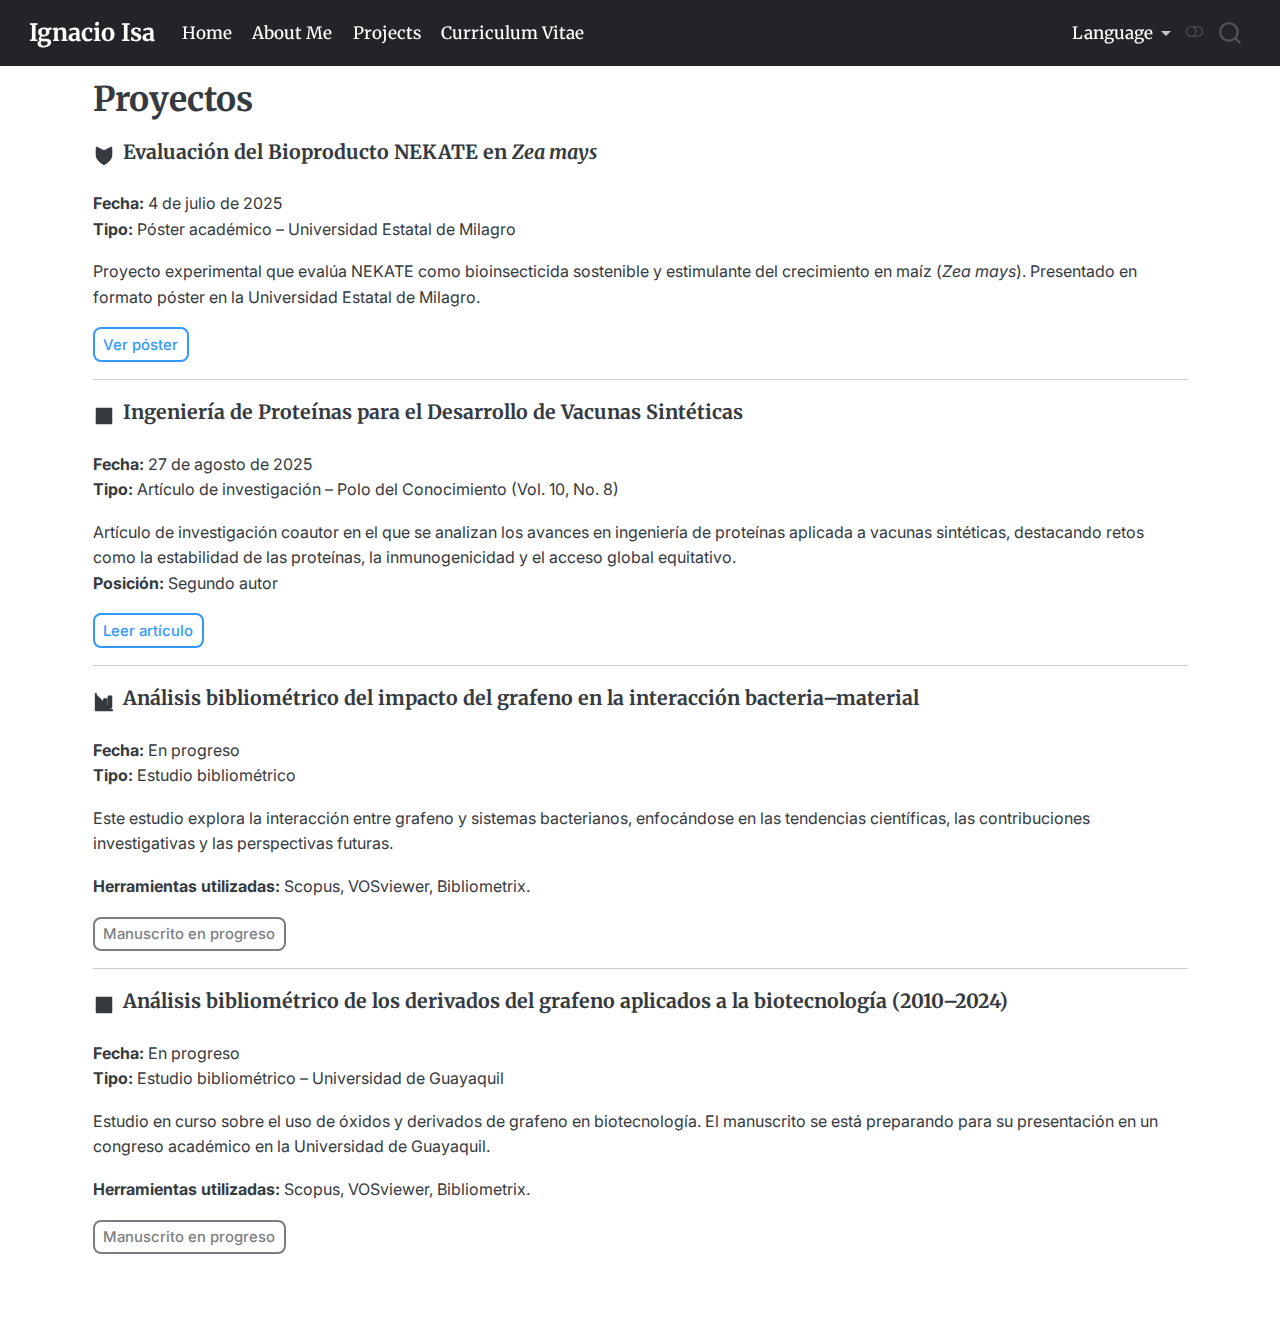
<file: docs/es/proyectos.html>
<!DOCTYPE html>
<html xmlns="http://www.w3.org/1999/xhtml" lang="es" xml:lang="es"><head>

<meta charset="utf-8">
<meta name="generator" content="quarto-1.7.32">

<meta name="viewport" content="width=device-width, initial-scale=1.0, user-scalable=yes">


<title>Proyectos – Ignacio Isa</title>
<style>
code{white-space: pre-wrap;}
span.smallcaps{font-variant: small-caps;}
div.columns{display: flex; gap: min(4vw, 1.5em);}
div.column{flex: auto; overflow-x: auto;}
div.hanging-indent{margin-left: 1.5em; text-indent: -1.5em;}
ul.task-list{list-style: none;}
ul.task-list li input[type="checkbox"] {
  width: 0.8em;
  margin: 0 0.8em 0.2em -1em; /* quarto-specific, see https://github.com/quarto-dev/quarto-cli/issues/4556 */ 
  vertical-align: middle;
}
</style>


<script src="../site_libs/quarto-nav/quarto-nav.js"></script>
<script src="../site_libs/quarto-nav/headroom.min.js"></script>
<script src="../site_libs/clipboard/clipboard.min.js"></script>
<script src="../site_libs/quarto-search/autocomplete.umd.js"></script>
<script src="../site_libs/quarto-search/fuse.min.js"></script>
<script src="../site_libs/quarto-search/quarto-search.js"></script>
<meta name="quarto:offset" content="../">
<link href="../logo_i02.png" rel="icon" type="image/png">
<script src="../site_libs/quarto-html/quarto.js" type="module"></script>
<script src="../site_libs/quarto-html/tabsets/tabsets.js" type="module"></script>
<script src="../site_libs/quarto-html/popper.min.js"></script>
<script src="../site_libs/quarto-html/tippy.umd.min.js"></script>
<script src="../site_libs/quarto-html/anchor.min.js"></script>
<link href="../site_libs/quarto-html/tippy.css" rel="stylesheet">
<link href="../site_libs/quarto-html/quarto-syntax-highlighting-37eea08aefeeee20ff55810ff984fec1.css" rel="stylesheet" class="quarto-color-scheme" id="quarto-text-highlighting-styles">
<link href="../site_libs/quarto-html/quarto-syntax-highlighting-dark-2fef5ea3f8957b3e4ecc936fc74692ca.css" rel="stylesheet" class="quarto-color-scheme quarto-color-alternate" id="quarto-text-highlighting-styles">
<link href="../site_libs/quarto-html/quarto-syntax-highlighting-37eea08aefeeee20ff55810ff984fec1.css" rel="stylesheet" class="quarto-color-scheme-extra" id="quarto-text-highlighting-styles">
<script src="../site_libs/bootstrap/bootstrap.min.js"></script>
<link href="../site_libs/bootstrap/bootstrap-icons.css" rel="stylesheet">
<link href="../site_libs/bootstrap/bootstrap-dfb324f25d9b1687192fa8be62ac8f9c.min.css" rel="stylesheet" append-hash="true" class="quarto-color-scheme" id="quarto-bootstrap" data-mode="light">
<link href="../site_libs/bootstrap/bootstrap-dark-08799928d293638fe9563d5c5a2794e5.min.css" rel="stylesheet" append-hash="true" class="quarto-color-scheme quarto-color-alternate" id="quarto-bootstrap" data-mode="dark">
<link href="../site_libs/bootstrap/bootstrap-dfb324f25d9b1687192fa8be62ac8f9c.min.css" rel="stylesheet" append-hash="true" class="quarto-color-scheme-extra" id="quarto-bootstrap" data-mode="light">
<script id="quarto-search-options" type="application/json">{
  "location": "navbar",
  "copy-button": false,
  "collapse-after": 3,
  "panel-placement": "end",
  "type": "overlay",
  "limit": 50,
  "keyboard-shortcut": [
    "f",
    "/",
    "s"
  ],
  "show-item-context": false,
  "language": {
    "search-no-results-text": "Sin resultados",
    "search-matching-documents-text": "documentos encontrados",
    "search-copy-link-title": "Copiar el enlace en la búsqueda",
    "search-hide-matches-text": "Ocultar resultados adicionales",
    "search-more-match-text": "resultado adicional en este documento",
    "search-more-matches-text": "resultados adicionales en este documento",
    "search-clear-button-title": "Borrar",
    "search-text-placeholder": "",
    "search-detached-cancel-button-title": "Cancelar",
    "search-submit-button-title": "Enviar",
    "search-label": "Buscar"
  }
}</script>


<link rel="stylesheet" href="../styles.css">
</head>

<body class="nav-fixed quarto-light"><script id="quarto-html-before-body" type="application/javascript">
    const toggleBodyColorMode = (bsSheetEl) => {
      const mode = bsSheetEl.getAttribute("data-mode");
      const bodyEl = window.document.querySelector("body");
      if (mode === "dark") {
        bodyEl.classList.add("quarto-dark");
        bodyEl.classList.remove("quarto-light");
      } else {
        bodyEl.classList.add("quarto-light");
        bodyEl.classList.remove("quarto-dark");
      }
    }
    const toggleBodyColorPrimary = () => {
      const bsSheetEl = window.document.querySelector("link#quarto-bootstrap:not([rel=disabled-stylesheet])");
      if (bsSheetEl) {
        toggleBodyColorMode(bsSheetEl);
      }
    }
    const setColorSchemeToggle = (alternate) => {
      const toggles = window.document.querySelectorAll('.quarto-color-scheme-toggle');
      for (let i=0; i < toggles.length; i++) {
        const toggle = toggles[i];
        if (toggle) {
          if (alternate) {
            toggle.classList.add("alternate");
          } else {
            toggle.classList.remove("alternate");
          }
        }
      }
    };
    const toggleColorMode = (alternate) => {
      // Switch the stylesheets
      const primaryStylesheets = window.document.querySelectorAll('link.quarto-color-scheme:not(.quarto-color-alternate)');
      const alternateStylesheets = window.document.querySelectorAll('link.quarto-color-scheme.quarto-color-alternate');
      manageTransitions('#quarto-margin-sidebar .nav-link', false);
      if (alternate) {
        // note: dark is layered on light, we don't disable primary!
        enableStylesheet(alternateStylesheets);
        for (const sheetNode of alternateStylesheets) {
          if (sheetNode.id === "quarto-bootstrap") {
            toggleBodyColorMode(sheetNode);
          }
        }
      } else {
        disableStylesheet(alternateStylesheets);
        enableStylesheet(primaryStylesheets)
        toggleBodyColorPrimary();
      }
      manageTransitions('#quarto-margin-sidebar .nav-link', true);
      // Switch the toggles
      setColorSchemeToggle(alternate)
      // Hack to workaround the fact that safari doesn't
      // properly recolor the scrollbar when toggling (#1455)
      if (navigator.userAgent.indexOf('Safari') > 0 && navigator.userAgent.indexOf('Chrome') == -1) {
        manageTransitions("body", false);
        window.scrollTo(0, 1);
        setTimeout(() => {
          window.scrollTo(0, 0);
          manageTransitions("body", true);
        }, 40);
      }
    }
    const disableStylesheet = (stylesheets) => {
      for (let i=0; i < stylesheets.length; i++) {
        const stylesheet = stylesheets[i];
        stylesheet.rel = 'disabled-stylesheet';
      }
    }
    const enableStylesheet = (stylesheets) => {
      for (let i=0; i < stylesheets.length; i++) {
        const stylesheet = stylesheets[i];
        if(stylesheet.rel !== 'stylesheet') { // for Chrome, which will still FOUC without this check
          stylesheet.rel = 'stylesheet';
        }
      }
    }
    const manageTransitions = (selector, allowTransitions) => {
      const els = window.document.querySelectorAll(selector);
      for (let i=0; i < els.length; i++) {
        const el = els[i];
        if (allowTransitions) {
          el.classList.remove('notransition');
        } else {
          el.classList.add('notransition');
        }
      }
    }
    const isFileUrl = () => {
      return window.location.protocol === 'file:';
    }
    const hasAlternateSentinel = () => {
      let styleSentinel = getColorSchemeSentinel();
      if (styleSentinel !== null) {
        return styleSentinel === "alternate";
      } else {
        return false;
      }
    }
    const setStyleSentinel = (alternate) => {
      const value = alternate ? "alternate" : "default";
      if (!isFileUrl()) {
        window.localStorage.setItem("quarto-color-scheme", value);
      } else {
        localAlternateSentinel = value;
      }
    }
    const getColorSchemeSentinel = () => {
      if (!isFileUrl()) {
        const storageValue = window.localStorage.getItem("quarto-color-scheme");
        return storageValue != null ? storageValue : localAlternateSentinel;
      } else {
        return localAlternateSentinel;
      }
    }
    const toggleGiscusIfUsed = (isAlternate, darkModeDefault) => {
      const baseTheme = document.querySelector('#giscus-base-theme')?.value ?? 'light';
      const alternateTheme = document.querySelector('#giscus-alt-theme')?.value ?? 'dark';
      let newTheme = '';
      if(authorPrefersDark) {
        newTheme = isAlternate ? baseTheme : alternateTheme;
      } else {
        newTheme = isAlternate ? alternateTheme : baseTheme;
      }
      const changeGiscusTheme = () => {
        // From: https://github.com/giscus/giscus/issues/336
        const sendMessage = (message) => {
          const iframe = document.querySelector('iframe.giscus-frame');
          if (!iframe) return;
          iframe.contentWindow.postMessage({ giscus: message }, 'https://giscus.app');
        }
        sendMessage({
          setConfig: {
            theme: newTheme
          }
        });
      }
      const isGiscussLoaded = window.document.querySelector('iframe.giscus-frame') !== null;
      if (isGiscussLoaded) {
        changeGiscusTheme();
      }
    };
    const authorPrefersDark = false;
    const darkModeDefault = authorPrefersDark;
      document.querySelector('link#quarto-text-highlighting-styles.quarto-color-scheme-extra').rel = 'disabled-stylesheet';
      document.querySelector('link#quarto-bootstrap.quarto-color-scheme-extra').rel = 'disabled-stylesheet';
    let localAlternateSentinel = darkModeDefault ? 'alternate' : 'default';
    // Dark / light mode switch
    window.quartoToggleColorScheme = () => {
      // Read the current dark / light value
      let toAlternate = !hasAlternateSentinel();
      toggleColorMode(toAlternate);
      setStyleSentinel(toAlternate);
      toggleGiscusIfUsed(toAlternate, darkModeDefault);
      window.dispatchEvent(new Event('resize'));
    };
    // Switch to dark mode if need be
    if (hasAlternateSentinel()) {
      toggleColorMode(true);
    } else {
      toggleColorMode(false);
    }
  </script>

<div id="quarto-search-results"></div>
  <header id="quarto-header" class="headroom fixed-top">
    <nav class="navbar navbar-expand-lg " data-bs-theme="dark">
      <div class="navbar-container container-fluid">
      <div class="navbar-brand-container mx-auto">
    <a class="navbar-brand" href="../index.html">
    <span class="navbar-title">Ignacio Isa</span>
    </a>
  </div>
            <div id="quarto-search" class="" title="Buscar"></div>
          <button class="navbar-toggler" type="button" data-bs-toggle="collapse" data-bs-target="#navbarCollapse" aria-controls="navbarCollapse" role="menu" aria-expanded="false" aria-label="Navegación de palanca" onclick="if (window.quartoToggleHeadroom) { window.quartoToggleHeadroom(); }">
  <span class="navbar-toggler-icon"></span>
</button>
          <div class="collapse navbar-collapse" id="navbarCollapse">
            <ul class="navbar-nav navbar-nav-scroll me-auto">
  <li class="nav-item">
    <a class="nav-link" href="../index.html"> 
<span class="menu-text">Home</span></a>
  </li>  
  <li class="nav-item">
    <a class="nav-link" href="../about.html"> 
<span class="menu-text">About Me</span></a>
  </li>  
  <li class="nav-item">
    <a class="nav-link" href="../projects.html"> 
<span class="menu-text">Projects</span></a>
  </li>  
  <li class="nav-item">
    <a class="nav-link" href="../cv.pdf"> 
<span class="menu-text">Curriculum Vitae</span></a>
  </li>  
</ul>
            <ul class="navbar-nav navbar-nav-scroll ms-auto">
  <li class="nav-item dropdown ">
    <a class="nav-link dropdown-toggle" href="#" id="nav-menu-language" role="link" data-bs-toggle="dropdown" aria-expanded="false">
 <span class="menu-text">Language</span>
    </a>
    <ul class="dropdown-menu dropdown-menu-end" aria-labelledby="nav-menu-language">    
        <li>
    <a class="dropdown-item" href="../index.html">
 <span class="dropdown-text">English</span></a>
  </li>  
        <li>
    <a class="dropdown-item" href="../es/index.html">
 <span class="dropdown-text">Español</span></a>
  </li>  
    </ul>
  </li>
</ul>
          </div> <!-- /navcollapse -->
            <div class="quarto-navbar-tools">
  <a href="" class="quarto-color-scheme-toggle quarto-navigation-tool  px-1" onclick="window.quartoToggleColorScheme(); return false;" title="Alternar modo oscuro"><i class="bi"></i></a>
</div>
      </div> <!-- /container-fluid -->
    </nav>
</header>
<!-- content -->
<div id="quarto-content" class="quarto-container page-columns page-rows-contents page-layout-full page-navbar">
<!-- sidebar -->
<!-- margin-sidebar -->
    
<!-- main -->
<main class="content column-page" id="quarto-document-content">


<header id="title-block-header" class="quarto-title-block default">
<div class="quarto-title">
<h1 class="title">Proyectos</h1>
</div>



<div class="quarto-title-meta column-page">

    
  
    
  </div>
  


</header>


<!-- Proyecto 1: Póster NEKATE -->
<p style="display: flex; align-items: center;">
<svg xmlns="http://www.w3.org/2000/svg" width="22" viewbox="0 0 24 24" fill="none" stroke="currentColor" stroke-width="2" stroke-linecap="round" stroke-linejoin="round" style="margin-right:8px;">
<path d="M12 22s8-4 8-10V4l-8 4-8-4v8c0 6 8 10 8 10z"></path>
</svg>
<span class="project-title">Evaluación del Bioproducto NEKATE en <em>Zea mays</em></span>
</p>
<p><strong>Fecha:</strong> 4 de julio de 2025<br>
<strong>Tipo:</strong> Póster académico – Universidad Estatal de Milagro</p>
<p>Proyecto experimental que evalúa NEKATE como bioinsecticida sostenible y estimulante del crecimiento en maíz (<em>Zea mays</em>). Presentado en formato póster en la Universidad Estatal de Milagro.</p>
<div style="margin-top: 10px;">
<p><a href="https://drive.google.com/file/d/1QSKxDFavIhVKTG8DebzRVRmBsz760EVf/view?usp=sharing" target="_blank" class="btn btn-outline-primary btn-sm">Ver póster</a></p>
</div>
<hr>
<!-- Proyecto 2: Artículo de Ingeniería de Proteínas -->
<p style="display: flex; align-items: center;">
<svg xmlns="http://www.w3.org/2000/svg" width="22" viewbox="0 0 24 24" fill="none" stroke="currentColor" stroke-width="2" stroke-linecap="round" stroke-linejoin="round" style="margin-right:8px;">
<path d="M4 19.5A2.5 2.5 0 0 1 6.5 17H20"></path> <path d="M4 4h16v16H4z"></path>
</svg>
<span class="project-title">Ingeniería de Proteínas para el Desarrollo de Vacunas Sintéticas</span>
</p>
<p><strong>Fecha:</strong> 27 de agosto de 2025<br>
<strong>Tipo:</strong> Artículo de investigación – Polo del Conocimiento (Vol. 10, No.&nbsp;8)</p>
<p>Artículo de investigación coautor en el que se analizan los avances en ingeniería de proteínas aplicada a vacunas sintéticas, destacando retos como la estabilidad de las proteínas, la inmunogenicidad y el acceso global equitativo.<br>
<strong>Posición:</strong> Segundo autor</p>
<div style="margin-top: 10px;">
<p><a href="http://polodelconocimiento.com/ojs/index.php/es/article/view/10261" target="_blank" class="btn btn-outline-primary btn-sm">Leer artículo</a></p>
</div>
<hr>
<!-- Proyecto 3: Análisis Bibliométrico -->
<p style="display: flex; align-items: center;">
<svg xmlns="http://www.w3.org/2000/svg" width="22" viewbox="0 0 24 24" fill="none" stroke="currentColor" stroke-width="2" stroke-linecap="round" stroke-linejoin="round" style="margin-right:8px;">
<path d="M3 3v18h18"></path> <rect x="7" y="12" width="3" height="6"></rect> <rect x="12" y="9" width="3" height="9"></rect> <rect x="17" y="6" width="3" height="12"></rect>
</svg>
<span class="project-title">Análisis bibliométrico del impacto del grafeno en la interacción bacteria–material</span>
</p>
<p><strong>Fecha:</strong> En progreso<br>
<strong>Tipo:</strong> Estudio bibliométrico</p>
<p>Este estudio explora la interacción entre grafeno y sistemas bacterianos, enfocándose en las tendencias científicas, las contribuciones investigativas y las perspectivas futuras.</p>
<p><strong>Herramientas utilizadas:</strong> Scopus, VOSviewer, Bibliometrix.</p>
<div style="margin-top: 10px;">
<p><span class="btn btn-outline-secondary btn-sm disabled">Manuscrito en progreso</span></p>
</div>
<hr>
<!-- Proyecto 4: Derivados de Grafeno -->
<p style="display: flex; align-items: center;">
<svg xmlns="http://www.w3.org/2000/svg" width="22" viewbox="0 0 24 24" fill="none" stroke="currentColor" stroke-width="2" stroke-linecap="round" stroke-linejoin="round" style="margin-right:8px;">
<path d="M4 4h16v16H4z"></path> <line x1="8" y1="14" x2="8" y2="10"></line> <line x1="12" y1="14" x2="12" y2="8"></line> <line x1="16" y1="14" x2="16" y2="12"></line>
</svg>
<span class="project-title">Análisis bibliométrico de los derivados del grafeno aplicados a la biotecnología (2010–2024)</span>
</p>
<p><strong>Fecha:</strong> En progreso<br>
<strong>Tipo:</strong> Estudio bibliométrico – Universidad de Guayaquil</p>
<p>Estudio en curso sobre el uso de óxidos y derivados de grafeno en biotecnología. El manuscrito se está preparando para su presentación en un congreso académico en la Universidad de Guayaquil.</p>
<p><strong>Herramientas utilizadas:</strong> Scopus, VOSviewer, Bibliometrix.</p>
<div style="margin-top: 10px;">
<p><span class="btn btn-outline-secondary btn-sm disabled">Manuscrito en progreso</span></p>
</div>



</main> <!-- /main -->
<script id="quarto-html-after-body" type="application/javascript">
  window.document.addEventListener("DOMContentLoaded", function (event) {
    // Ensure there is a toggle, if there isn't float one in the top right
    if (window.document.querySelector('.quarto-color-scheme-toggle') === null) {
      const a = window.document.createElement('a');
      a.classList.add('top-right');
      a.classList.add('quarto-color-scheme-toggle');
      a.href = "";
      a.onclick = function() { try { window.quartoToggleColorScheme(); } catch {} return false; };
      const i = window.document.createElement("i");
      i.classList.add('bi');
      a.appendChild(i);
      window.document.body.appendChild(a);
    }
    setColorSchemeToggle(hasAlternateSentinel())
    const icon = "";
    const anchorJS = new window.AnchorJS();
    anchorJS.options = {
      placement: 'right',
      icon: icon
    };
    anchorJS.add('.anchored');
    const isCodeAnnotation = (el) => {
      for (const clz of el.classList) {
        if (clz.startsWith('code-annotation-')) {                     
          return true;
        }
      }
      return false;
    }
    const onCopySuccess = function(e) {
      // button target
      const button = e.trigger;
      // don't keep focus
      button.blur();
      // flash "checked"
      button.classList.add('code-copy-button-checked');
      var currentTitle = button.getAttribute("title");
      button.setAttribute("title", "Copiado");
      let tooltip;
      if (window.bootstrap) {
        button.setAttribute("data-bs-toggle", "tooltip");
        button.setAttribute("data-bs-placement", "left");
        button.setAttribute("data-bs-title", "Copiado");
        tooltip = new bootstrap.Tooltip(button, 
          { trigger: "manual", 
            customClass: "code-copy-button-tooltip",
            offset: [0, -8]});
        tooltip.show();    
      }
      setTimeout(function() {
        if (tooltip) {
          tooltip.hide();
          button.removeAttribute("data-bs-title");
          button.removeAttribute("data-bs-toggle");
          button.removeAttribute("data-bs-placement");
        }
        button.setAttribute("title", currentTitle);
        button.classList.remove('code-copy-button-checked');
      }, 1000);
      // clear code selection
      e.clearSelection();
    }
    const getTextToCopy = function(trigger) {
        const codeEl = trigger.previousElementSibling.cloneNode(true);
        for (const childEl of codeEl.children) {
          if (isCodeAnnotation(childEl)) {
            childEl.remove();
          }
        }
        return codeEl.innerText;
    }
    const clipboard = new window.ClipboardJS('.code-copy-button:not([data-in-quarto-modal])', {
      text: getTextToCopy
    });
    clipboard.on('success', onCopySuccess);
    if (window.document.getElementById('quarto-embedded-source-code-modal')) {
      const clipboardModal = new window.ClipboardJS('.code-copy-button[data-in-quarto-modal]', {
        text: getTextToCopy,
        container: window.document.getElementById('quarto-embedded-source-code-modal')
      });
      clipboardModal.on('success', onCopySuccess);
    }
      var localhostRegex = new RegExp(/^(?:http|https):\/\/localhost\:?[0-9]*\//);
      var mailtoRegex = new RegExp(/^mailto:/);
        var filterRegex = new RegExp('/' + window.location.host + '/');
      var isInternal = (href) => {
          return filterRegex.test(href) || localhostRegex.test(href) || mailtoRegex.test(href);
      }
      // Inspect non-navigation links and adorn them if external
     var links = window.document.querySelectorAll('a[href]:not(.nav-link):not(.navbar-brand):not(.toc-action):not(.sidebar-link):not(.sidebar-item-toggle):not(.pagination-link):not(.no-external):not([aria-hidden]):not(.dropdown-item):not(.quarto-navigation-tool):not(.about-link)');
      for (var i=0; i<links.length; i++) {
        const link = links[i];
        if (!isInternal(link.href)) {
          // undo the damage that might have been done by quarto-nav.js in the case of
          // links that we want to consider external
          if (link.dataset.originalHref !== undefined) {
            link.href = link.dataset.originalHref;
          }
        }
      }
    function tippyHover(el, contentFn, onTriggerFn, onUntriggerFn) {
      const config = {
        allowHTML: true,
        maxWidth: 500,
        delay: 100,
        arrow: false,
        appendTo: function(el) {
            return el.parentElement;
        },
        interactive: true,
        interactiveBorder: 10,
        theme: 'quarto',
        placement: 'bottom-start',
      };
      if (contentFn) {
        config.content = contentFn;
      }
      if (onTriggerFn) {
        config.onTrigger = onTriggerFn;
      }
      if (onUntriggerFn) {
        config.onUntrigger = onUntriggerFn;
      }
      window.tippy(el, config); 
    }
    const noterefs = window.document.querySelectorAll('a[role="doc-noteref"]');
    for (var i=0; i<noterefs.length; i++) {
      const ref = noterefs[i];
      tippyHover(ref, function() {
        // use id or data attribute instead here
        let href = ref.getAttribute('data-footnote-href') || ref.getAttribute('href');
        try { href = new URL(href).hash; } catch {}
        const id = href.replace(/^#\/?/, "");
        const note = window.document.getElementById(id);
        if (note) {
          return note.innerHTML;
        } else {
          return "";
        }
      });
    }
    const xrefs = window.document.querySelectorAll('a.quarto-xref');
    const processXRef = (id, note) => {
      // Strip column container classes
      const stripColumnClz = (el) => {
        el.classList.remove("page-full", "page-columns");
        if (el.children) {
          for (const child of el.children) {
            stripColumnClz(child);
          }
        }
      }
      stripColumnClz(note)
      if (id === null || id.startsWith('sec-')) {
        // Special case sections, only their first couple elements
        const container = document.createElement("div");
        if (note.children && note.children.length > 2) {
          container.appendChild(note.children[0].cloneNode(true));
          for (let i = 1; i < note.children.length; i++) {
            const child = note.children[i];
            if (child.tagName === "P" && child.innerText === "") {
              continue;
            } else {
              container.appendChild(child.cloneNode(true));
              break;
            }
          }
          if (window.Quarto?.typesetMath) {
            window.Quarto.typesetMath(container);
          }
          return container.innerHTML
        } else {
          if (window.Quarto?.typesetMath) {
            window.Quarto.typesetMath(note);
          }
          return note.innerHTML;
        }
      } else {
        // Remove any anchor links if they are present
        const anchorLink = note.querySelector('a.anchorjs-link');
        if (anchorLink) {
          anchorLink.remove();
        }
        if (window.Quarto?.typesetMath) {
          window.Quarto.typesetMath(note);
        }
        if (note.classList.contains("callout")) {
          return note.outerHTML;
        } else {
          return note.innerHTML;
        }
      }
    }
    for (var i=0; i<xrefs.length; i++) {
      const xref = xrefs[i];
      tippyHover(xref, undefined, function(instance) {
        instance.disable();
        let url = xref.getAttribute('href');
        let hash = undefined; 
        if (url.startsWith('#')) {
          hash = url;
        } else {
          try { hash = new URL(url).hash; } catch {}
        }
        if (hash) {
          const id = hash.replace(/^#\/?/, "");
          const note = window.document.getElementById(id);
          if (note !== null) {
            try {
              const html = processXRef(id, note.cloneNode(true));
              instance.setContent(html);
            } finally {
              instance.enable();
              instance.show();
            }
          } else {
            // See if we can fetch this
            fetch(url.split('#')[0])
            .then(res => res.text())
            .then(html => {
              const parser = new DOMParser();
              const htmlDoc = parser.parseFromString(html, "text/html");
              const note = htmlDoc.getElementById(id);
              if (note !== null) {
                const html = processXRef(id, note);
                instance.setContent(html);
              } 
            }).finally(() => {
              instance.enable();
              instance.show();
            });
          }
        } else {
          // See if we can fetch a full url (with no hash to target)
          // This is a special case and we should probably do some content thinning / targeting
          fetch(url)
          .then(res => res.text())
          .then(html => {
            const parser = new DOMParser();
            const htmlDoc = parser.parseFromString(html, "text/html");
            const note = htmlDoc.querySelector('main.content');
            if (note !== null) {
              // This should only happen for chapter cross references
              // (since there is no id in the URL)
              // remove the first header
              if (note.children.length > 0 && note.children[0].tagName === "HEADER") {
                note.children[0].remove();
              }
              const html = processXRef(null, note);
              instance.setContent(html);
            } 
          }).finally(() => {
            instance.enable();
            instance.show();
          });
        }
      }, function(instance) {
      });
    }
        let selectedAnnoteEl;
        const selectorForAnnotation = ( cell, annotation) => {
          let cellAttr = 'data-code-cell="' + cell + '"';
          let lineAttr = 'data-code-annotation="' +  annotation + '"';
          const selector = 'span[' + cellAttr + '][' + lineAttr + ']';
          return selector;
        }
        const selectCodeLines = (annoteEl) => {
          const doc = window.document;
          const targetCell = annoteEl.getAttribute("data-target-cell");
          const targetAnnotation = annoteEl.getAttribute("data-target-annotation");
          const annoteSpan = window.document.querySelector(selectorForAnnotation(targetCell, targetAnnotation));
          const lines = annoteSpan.getAttribute("data-code-lines").split(",");
          const lineIds = lines.map((line) => {
            return targetCell + "-" + line;
          })
          let top = null;
          let height = null;
          let parent = null;
          if (lineIds.length > 0) {
              //compute the position of the single el (top and bottom and make a div)
              const el = window.document.getElementById(lineIds[0]);
              top = el.offsetTop;
              height = el.offsetHeight;
              parent = el.parentElement.parentElement;
            if (lineIds.length > 1) {
              const lastEl = window.document.getElementById(lineIds[lineIds.length - 1]);
              const bottom = lastEl.offsetTop + lastEl.offsetHeight;
              height = bottom - top;
            }
            if (top !== null && height !== null && parent !== null) {
              // cook up a div (if necessary) and position it 
              let div = window.document.getElementById("code-annotation-line-highlight");
              if (div === null) {
                div = window.document.createElement("div");
                div.setAttribute("id", "code-annotation-line-highlight");
                div.style.position = 'absolute';
                parent.appendChild(div);
              }
              div.style.top = top - 2 + "px";
              div.style.height = height + 4 + "px";
              div.style.left = 0;
              let gutterDiv = window.document.getElementById("code-annotation-line-highlight-gutter");
              if (gutterDiv === null) {
                gutterDiv = window.document.createElement("div");
                gutterDiv.setAttribute("id", "code-annotation-line-highlight-gutter");
                gutterDiv.style.position = 'absolute';
                const codeCell = window.document.getElementById(targetCell);
                const gutter = codeCell.querySelector('.code-annotation-gutter');
                gutter.appendChild(gutterDiv);
              }
              gutterDiv.style.top = top - 2 + "px";
              gutterDiv.style.height = height + 4 + "px";
            }
            selectedAnnoteEl = annoteEl;
          }
        };
        const unselectCodeLines = () => {
          const elementsIds = ["code-annotation-line-highlight", "code-annotation-line-highlight-gutter"];
          elementsIds.forEach((elId) => {
            const div = window.document.getElementById(elId);
            if (div) {
              div.remove();
            }
          });
          selectedAnnoteEl = undefined;
        };
          // Handle positioning of the toggle
      window.addEventListener(
        "resize",
        throttle(() => {
          elRect = undefined;
          if (selectedAnnoteEl) {
            selectCodeLines(selectedAnnoteEl);
          }
        }, 10)
      );
      function throttle(fn, ms) {
      let throttle = false;
      let timer;
        return (...args) => {
          if(!throttle) { // first call gets through
              fn.apply(this, args);
              throttle = true;
          } else { // all the others get throttled
              if(timer) clearTimeout(timer); // cancel #2
              timer = setTimeout(() => {
                fn.apply(this, args);
                timer = throttle = false;
              }, ms);
          }
        };
      }
        // Attach click handler to the DT
        const annoteDls = window.document.querySelectorAll('dt[data-target-cell]');
        for (const annoteDlNode of annoteDls) {
          annoteDlNode.addEventListener('click', (event) => {
            const clickedEl = event.target;
            if (clickedEl !== selectedAnnoteEl) {
              unselectCodeLines();
              const activeEl = window.document.querySelector('dt[data-target-cell].code-annotation-active');
              if (activeEl) {
                activeEl.classList.remove('code-annotation-active');
              }
              selectCodeLines(clickedEl);
              clickedEl.classList.add('code-annotation-active');
            } else {
              // Unselect the line
              unselectCodeLines();
              clickedEl.classList.remove('code-annotation-active');
            }
          });
        }
    const findCites = (el) => {
      const parentEl = el.parentElement;
      if (parentEl) {
        const cites = parentEl.dataset.cites;
        if (cites) {
          return {
            el,
            cites: cites.split(' ')
          };
        } else {
          return findCites(el.parentElement)
        }
      } else {
        return undefined;
      }
    };
    var bibliorefs = window.document.querySelectorAll('a[role="doc-biblioref"]');
    for (var i=0; i<bibliorefs.length; i++) {
      const ref = bibliorefs[i];
      const citeInfo = findCites(ref);
      if (citeInfo) {
        tippyHover(citeInfo.el, function() {
          var popup = window.document.createElement('div');
          citeInfo.cites.forEach(function(cite) {
            var citeDiv = window.document.createElement('div');
            citeDiv.classList.add('hanging-indent');
            citeDiv.classList.add('csl-entry');
            var biblioDiv = window.document.getElementById('ref-' + cite);
            if (biblioDiv) {
              citeDiv.innerHTML = biblioDiv.innerHTML;
            }
            popup.appendChild(citeDiv);
          });
          return popup.innerHTML;
        });
      }
    }
  });
  </script>
</div> <!-- /content -->




</body></html>
</file>
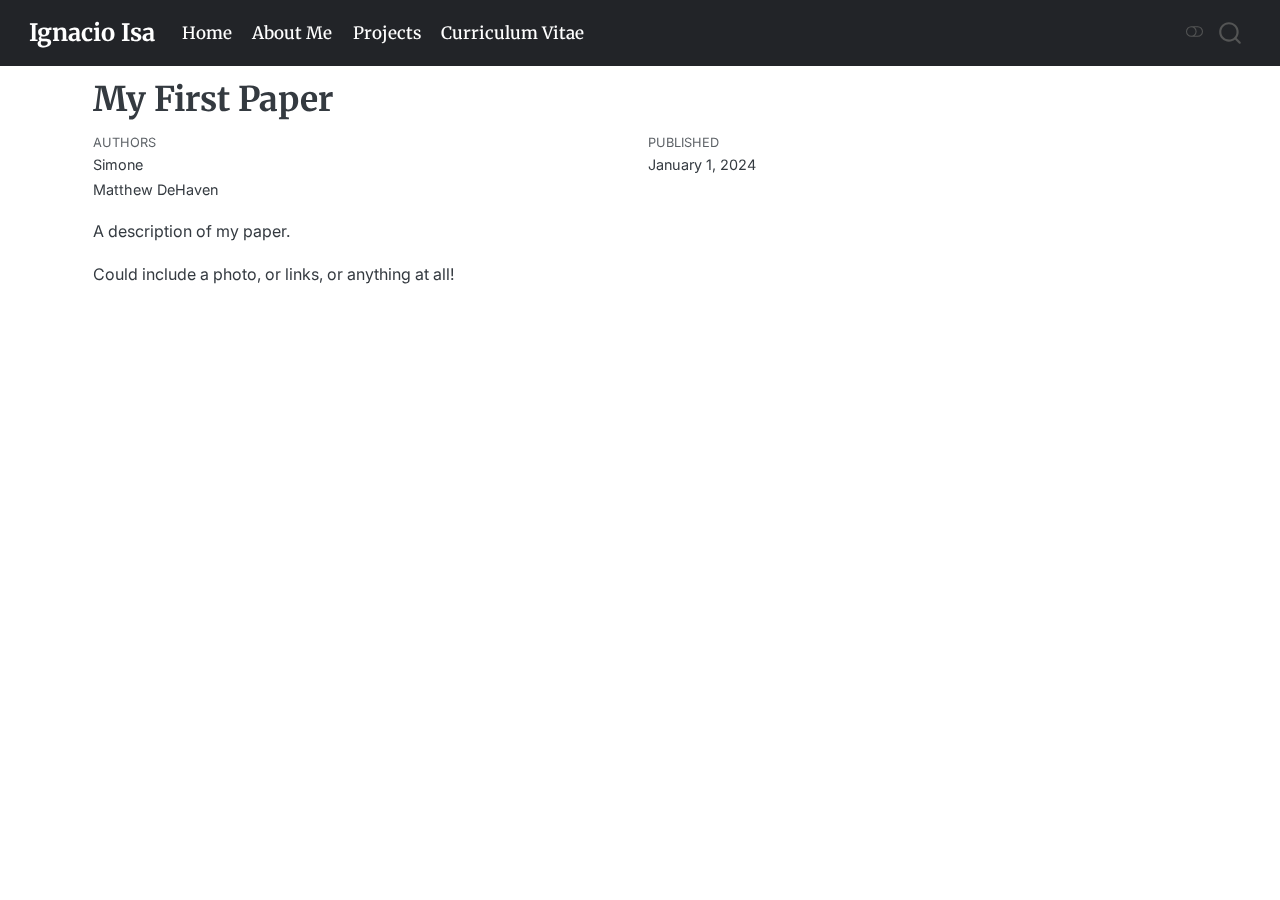
<file: docs/research/paper-1.html>
<!DOCTYPE html>
<html xmlns="http://www.w3.org/1999/xhtml" lang="en" xml:lang="en"><head>

<meta charset="utf-8">
<meta name="generator" content="quarto-1.7.32">

<meta name="viewport" content="width=device-width, initial-scale=1.0, user-scalable=yes">

<meta name="author" content="Simone">
<meta name="author" content="Matthew DeHaven">
<meta name="dcterms.date" content="2024-01-01">

<title>My First Paper – Ignacio Isa</title>
<style>
code{white-space: pre-wrap;}
span.smallcaps{font-variant: small-caps;}
div.columns{display: flex; gap: min(4vw, 1.5em);}
div.column{flex: auto; overflow-x: auto;}
div.hanging-indent{margin-left: 1.5em; text-indent: -1.5em;}
ul.task-list{list-style: none;}
ul.task-list li input[type="checkbox"] {
  width: 0.8em;
  margin: 0 0.8em 0.2em -1em; /* quarto-specific, see https://github.com/quarto-dev/quarto-cli/issues/4556 */ 
  vertical-align: middle;
}
</style>


<script src="../site_libs/quarto-nav/quarto-nav.js"></script>
<script src="../site_libs/quarto-nav/headroom.min.js"></script>
<script src="../site_libs/clipboard/clipboard.min.js"></script>
<script src="../site_libs/quarto-search/autocomplete.umd.js"></script>
<script src="../site_libs/quarto-search/fuse.min.js"></script>
<script src="../site_libs/quarto-search/quarto-search.js"></script>
<meta name="quarto:offset" content="../">
<link href="../logo_i02.png" rel="icon" type="image/png">
<script src="../site_libs/quarto-html/quarto.js" type="module"></script>
<script src="../site_libs/quarto-html/tabsets/tabsets.js" type="module"></script>
<script src="../site_libs/quarto-html/popper.min.js"></script>
<script src="../site_libs/quarto-html/tippy.umd.min.js"></script>
<script src="../site_libs/quarto-html/anchor.min.js"></script>
<link href="../site_libs/quarto-html/tippy.css" rel="stylesheet">
<link href="../site_libs/quarto-html/quarto-syntax-highlighting-37eea08aefeeee20ff55810ff984fec1.css" rel="stylesheet" class="quarto-color-scheme" id="quarto-text-highlighting-styles">
<link href="../site_libs/quarto-html/quarto-syntax-highlighting-dark-2fef5ea3f8957b3e4ecc936fc74692ca.css" rel="stylesheet" class="quarto-color-scheme quarto-color-alternate" id="quarto-text-highlighting-styles">
<link href="../site_libs/quarto-html/quarto-syntax-highlighting-37eea08aefeeee20ff55810ff984fec1.css" rel="stylesheet" class="quarto-color-scheme-extra" id="quarto-text-highlighting-styles">
<script src="../site_libs/bootstrap/bootstrap.min.js"></script>
<link href="../site_libs/bootstrap/bootstrap-icons.css" rel="stylesheet">
<link href="../site_libs/bootstrap/bootstrap-dfb324f25d9b1687192fa8be62ac8f9c.min.css" rel="stylesheet" append-hash="true" class="quarto-color-scheme" id="quarto-bootstrap" data-mode="light">
<link href="../site_libs/bootstrap/bootstrap-dark-08799928d293638fe9563d5c5a2794e5.min.css" rel="stylesheet" append-hash="true" class="quarto-color-scheme quarto-color-alternate" id="quarto-bootstrap" data-mode="dark">
<link href="../site_libs/bootstrap/bootstrap-dfb324f25d9b1687192fa8be62ac8f9c.min.css" rel="stylesheet" append-hash="true" class="quarto-color-scheme-extra" id="quarto-bootstrap" data-mode="light">
<script id="quarto-search-options" type="application/json">{
  "location": "navbar",
  "copy-button": false,
  "collapse-after": 3,
  "panel-placement": "end",
  "type": "overlay",
  "limit": 50,
  "keyboard-shortcut": [
    "f",
    "/",
    "s"
  ],
  "show-item-context": false,
  "language": {
    "search-no-results-text": "No results",
    "search-matching-documents-text": "matching documents",
    "search-copy-link-title": "Copy link to search",
    "search-hide-matches-text": "Hide additional matches",
    "search-more-match-text": "more match in this document",
    "search-more-matches-text": "more matches in this document",
    "search-clear-button-title": "Clear",
    "search-text-placeholder": "",
    "search-detached-cancel-button-title": "Cancel",
    "search-submit-button-title": "Submit",
    "search-label": "Search"
  }
}</script>


<link rel="stylesheet" href="../styles.css">
</head>

<body class="nav-fixed quarto-light"><script id="quarto-html-before-body" type="application/javascript">
    const toggleBodyColorMode = (bsSheetEl) => {
      const mode = bsSheetEl.getAttribute("data-mode");
      const bodyEl = window.document.querySelector("body");
      if (mode === "dark") {
        bodyEl.classList.add("quarto-dark");
        bodyEl.classList.remove("quarto-light");
      } else {
        bodyEl.classList.add("quarto-light");
        bodyEl.classList.remove("quarto-dark");
      }
    }
    const toggleBodyColorPrimary = () => {
      const bsSheetEl = window.document.querySelector("link#quarto-bootstrap:not([rel=disabled-stylesheet])");
      if (bsSheetEl) {
        toggleBodyColorMode(bsSheetEl);
      }
    }
    const setColorSchemeToggle = (alternate) => {
      const toggles = window.document.querySelectorAll('.quarto-color-scheme-toggle');
      for (let i=0; i < toggles.length; i++) {
        const toggle = toggles[i];
        if (toggle) {
          if (alternate) {
            toggle.classList.add("alternate");
          } else {
            toggle.classList.remove("alternate");
          }
        }
      }
    };
    const toggleColorMode = (alternate) => {
      // Switch the stylesheets
      const primaryStylesheets = window.document.querySelectorAll('link.quarto-color-scheme:not(.quarto-color-alternate)');
      const alternateStylesheets = window.document.querySelectorAll('link.quarto-color-scheme.quarto-color-alternate');
      manageTransitions('#quarto-margin-sidebar .nav-link', false);
      if (alternate) {
        // note: dark is layered on light, we don't disable primary!
        enableStylesheet(alternateStylesheets);
        for (const sheetNode of alternateStylesheets) {
          if (sheetNode.id === "quarto-bootstrap") {
            toggleBodyColorMode(sheetNode);
          }
        }
      } else {
        disableStylesheet(alternateStylesheets);
        enableStylesheet(primaryStylesheets)
        toggleBodyColorPrimary();
      }
      manageTransitions('#quarto-margin-sidebar .nav-link', true);
      // Switch the toggles
      setColorSchemeToggle(alternate)
      // Hack to workaround the fact that safari doesn't
      // properly recolor the scrollbar when toggling (#1455)
      if (navigator.userAgent.indexOf('Safari') > 0 && navigator.userAgent.indexOf('Chrome') == -1) {
        manageTransitions("body", false);
        window.scrollTo(0, 1);
        setTimeout(() => {
          window.scrollTo(0, 0);
          manageTransitions("body", true);
        }, 40);
      }
    }
    const disableStylesheet = (stylesheets) => {
      for (let i=0; i < stylesheets.length; i++) {
        const stylesheet = stylesheets[i];
        stylesheet.rel = 'disabled-stylesheet';
      }
    }
    const enableStylesheet = (stylesheets) => {
      for (let i=0; i < stylesheets.length; i++) {
        const stylesheet = stylesheets[i];
        if(stylesheet.rel !== 'stylesheet') { // for Chrome, which will still FOUC without this check
          stylesheet.rel = 'stylesheet';
        }
      }
    }
    const manageTransitions = (selector, allowTransitions) => {
      const els = window.document.querySelectorAll(selector);
      for (let i=0; i < els.length; i++) {
        const el = els[i];
        if (allowTransitions) {
          el.classList.remove('notransition');
        } else {
          el.classList.add('notransition');
        }
      }
    }
    const isFileUrl = () => {
      return window.location.protocol === 'file:';
    }
    const hasAlternateSentinel = () => {
      let styleSentinel = getColorSchemeSentinel();
      if (styleSentinel !== null) {
        return styleSentinel === "alternate";
      } else {
        return false;
      }
    }
    const setStyleSentinel = (alternate) => {
      const value = alternate ? "alternate" : "default";
      if (!isFileUrl()) {
        window.localStorage.setItem("quarto-color-scheme", value);
      } else {
        localAlternateSentinel = value;
      }
    }
    const getColorSchemeSentinel = () => {
      if (!isFileUrl()) {
        const storageValue = window.localStorage.getItem("quarto-color-scheme");
        return storageValue != null ? storageValue : localAlternateSentinel;
      } else {
        return localAlternateSentinel;
      }
    }
    const toggleGiscusIfUsed = (isAlternate, darkModeDefault) => {
      const baseTheme = document.querySelector('#giscus-base-theme')?.value ?? 'light';
      const alternateTheme = document.querySelector('#giscus-alt-theme')?.value ?? 'dark';
      let newTheme = '';
      if(authorPrefersDark) {
        newTheme = isAlternate ? baseTheme : alternateTheme;
      } else {
        newTheme = isAlternate ? alternateTheme : baseTheme;
      }
      const changeGiscusTheme = () => {
        // From: https://github.com/giscus/giscus/issues/336
        const sendMessage = (message) => {
          const iframe = document.querySelector('iframe.giscus-frame');
          if (!iframe) return;
          iframe.contentWindow.postMessage({ giscus: message }, 'https://giscus.app');
        }
        sendMessage({
          setConfig: {
            theme: newTheme
          }
        });
      }
      const isGiscussLoaded = window.document.querySelector('iframe.giscus-frame') !== null;
      if (isGiscussLoaded) {
        changeGiscusTheme();
      }
    };
    const authorPrefersDark = false;
    const darkModeDefault = authorPrefersDark;
      document.querySelector('link#quarto-text-highlighting-styles.quarto-color-scheme-extra').rel = 'disabled-stylesheet';
      document.querySelector('link#quarto-bootstrap.quarto-color-scheme-extra').rel = 'disabled-stylesheet';
    let localAlternateSentinel = darkModeDefault ? 'alternate' : 'default';
    // Dark / light mode switch
    window.quartoToggleColorScheme = () => {
      // Read the current dark / light value
      let toAlternate = !hasAlternateSentinel();
      toggleColorMode(toAlternate);
      setStyleSentinel(toAlternate);
      toggleGiscusIfUsed(toAlternate, darkModeDefault);
      window.dispatchEvent(new Event('resize'));
    };
    // Switch to dark mode if need be
    if (hasAlternateSentinel()) {
      toggleColorMode(true);
    } else {
      toggleColorMode(false);
    }
  </script>

<div id="quarto-search-results"></div>
  <header id="quarto-header" class="headroom fixed-top">
    <nav class="navbar navbar-expand-lg " data-bs-theme="dark">
      <div class="navbar-container container-fluid">
      <div class="navbar-brand-container mx-auto">
    <a class="navbar-brand" href="../index.html">
    <span class="navbar-title">Ignacio Isa</span>
    </a>
  </div>
            <div id="quarto-search" class="" title="Search"></div>
          <button class="navbar-toggler" type="button" data-bs-toggle="collapse" data-bs-target="#navbarCollapse" aria-controls="navbarCollapse" role="menu" aria-expanded="false" aria-label="Toggle navigation" onclick="if (window.quartoToggleHeadroom) { window.quartoToggleHeadroom(); }">
  <span class="navbar-toggler-icon"></span>
</button>
          <div class="collapse navbar-collapse" id="navbarCollapse">
            <ul class="navbar-nav navbar-nav-scroll me-auto">
  <li class="nav-item">
    <a class="nav-link" href="../index.html"> 
<span class="menu-text">Home</span></a>
  </li>  
  <li class="nav-item">
    <a class="nav-link" href="../about.html"> 
<span class="menu-text">About Me</span></a>
  </li>  
  <li class="nav-item">
    <a class="nav-link" href="../projects.html"> 
<span class="menu-text">Projects</span></a>
  </li>  
  <li class="nav-item">
    <a class="nav-link" href="../cv.pdf"> 
<span class="menu-text">Curriculum Vitae</span></a>
  </li>  
</ul>
          </div> <!-- /navcollapse -->
            <div class="quarto-navbar-tools">
  <a href="" class="quarto-color-scheme-toggle quarto-navigation-tool  px-1" onclick="window.quartoToggleColorScheme(); return false;" title="Toggle dark mode"><i class="bi"></i></a>
</div>
      </div> <!-- /container-fluid -->
    </nav>
</header>
<!-- content -->
<div id="quarto-content" class="quarto-container page-columns page-rows-contents page-layout-full page-navbar">
<!-- sidebar -->
<!-- margin-sidebar -->
    <div id="quarto-margin-sidebar" class="sidebar margin-sidebar zindex-bottom">
        
    </div>
<!-- main -->
<main class="content column-page" id="quarto-document-content">


<header id="title-block-header" class="quarto-title-block default">
<div class="quarto-title">
<h1 class="title">My First Paper</h1>
</div>



<div class="quarto-title-meta column-page">

    <div>
    <div class="quarto-title-meta-heading">Authors</div>
    <div class="quarto-title-meta-contents">
             <p>Simone </p>
             <p>Matthew DeHaven </p>
          </div>
  </div>
    
    <div>
    <div class="quarto-title-meta-heading">Published</div>
    <div class="quarto-title-meta-contents">
      <p class="date">January 1, 2024</p>
    </div>
  </div>
  
    
  </div>
  


</header>


<p>A description of my paper.</p>
<p>Could include a photo, or links, or anything at all!</p>



</main> <!-- /main -->
<script id="quarto-html-after-body" type="application/javascript">
  window.document.addEventListener("DOMContentLoaded", function (event) {
    // Ensure there is a toggle, if there isn't float one in the top right
    if (window.document.querySelector('.quarto-color-scheme-toggle') === null) {
      const a = window.document.createElement('a');
      a.classList.add('top-right');
      a.classList.add('quarto-color-scheme-toggle');
      a.href = "";
      a.onclick = function() { try { window.quartoToggleColorScheme(); } catch {} return false; };
      const i = window.document.createElement("i");
      i.classList.add('bi');
      a.appendChild(i);
      window.document.body.appendChild(a);
    }
    setColorSchemeToggle(hasAlternateSentinel())
    const icon = "";
    const anchorJS = new window.AnchorJS();
    anchorJS.options = {
      placement: 'right',
      icon: icon
    };
    anchorJS.add('.anchored');
    const isCodeAnnotation = (el) => {
      for (const clz of el.classList) {
        if (clz.startsWith('code-annotation-')) {                     
          return true;
        }
      }
      return false;
    }
    const onCopySuccess = function(e) {
      // button target
      const button = e.trigger;
      // don't keep focus
      button.blur();
      // flash "checked"
      button.classList.add('code-copy-button-checked');
      var currentTitle = button.getAttribute("title");
      button.setAttribute("title", "Copied!");
      let tooltip;
      if (window.bootstrap) {
        button.setAttribute("data-bs-toggle", "tooltip");
        button.setAttribute("data-bs-placement", "left");
        button.setAttribute("data-bs-title", "Copied!");
        tooltip = new bootstrap.Tooltip(button, 
          { trigger: "manual", 
            customClass: "code-copy-button-tooltip",
            offset: [0, -8]});
        tooltip.show();    
      }
      setTimeout(function() {
        if (tooltip) {
          tooltip.hide();
          button.removeAttribute("data-bs-title");
          button.removeAttribute("data-bs-toggle");
          button.removeAttribute("data-bs-placement");
        }
        button.setAttribute("title", currentTitle);
        button.classList.remove('code-copy-button-checked');
      }, 1000);
      // clear code selection
      e.clearSelection();
    }
    const getTextToCopy = function(trigger) {
        const codeEl = trigger.previousElementSibling.cloneNode(true);
        for (const childEl of codeEl.children) {
          if (isCodeAnnotation(childEl)) {
            childEl.remove();
          }
        }
        return codeEl.innerText;
    }
    const clipboard = new window.ClipboardJS('.code-copy-button:not([data-in-quarto-modal])', {
      text: getTextToCopy
    });
    clipboard.on('success', onCopySuccess);
    if (window.document.getElementById('quarto-embedded-source-code-modal')) {
      const clipboardModal = new window.ClipboardJS('.code-copy-button[data-in-quarto-modal]', {
        text: getTextToCopy,
        container: window.document.getElementById('quarto-embedded-source-code-modal')
      });
      clipboardModal.on('success', onCopySuccess);
    }
      var localhostRegex = new RegExp(/^(?:http|https):\/\/localhost\:?[0-9]*\//);
      var mailtoRegex = new RegExp(/^mailto:/);
        var filterRegex = new RegExp('/' + window.location.host + '/');
      var isInternal = (href) => {
          return filterRegex.test(href) || localhostRegex.test(href) || mailtoRegex.test(href);
      }
      // Inspect non-navigation links and adorn them if external
     var links = window.document.querySelectorAll('a[href]:not(.nav-link):not(.navbar-brand):not(.toc-action):not(.sidebar-link):not(.sidebar-item-toggle):not(.pagination-link):not(.no-external):not([aria-hidden]):not(.dropdown-item):not(.quarto-navigation-tool):not(.about-link)');
      for (var i=0; i<links.length; i++) {
        const link = links[i];
        if (!isInternal(link.href)) {
          // undo the damage that might have been done by quarto-nav.js in the case of
          // links that we want to consider external
          if (link.dataset.originalHref !== undefined) {
            link.href = link.dataset.originalHref;
          }
        }
      }
    function tippyHover(el, contentFn, onTriggerFn, onUntriggerFn) {
      const config = {
        allowHTML: true,
        maxWidth: 500,
        delay: 100,
        arrow: false,
        appendTo: function(el) {
            return el.parentElement;
        },
        interactive: true,
        interactiveBorder: 10,
        theme: 'quarto',
        placement: 'bottom-start',
      };
      if (contentFn) {
        config.content = contentFn;
      }
      if (onTriggerFn) {
        config.onTrigger = onTriggerFn;
      }
      if (onUntriggerFn) {
        config.onUntrigger = onUntriggerFn;
      }
      window.tippy(el, config); 
    }
    const noterefs = window.document.querySelectorAll('a[role="doc-noteref"]');
    for (var i=0; i<noterefs.length; i++) {
      const ref = noterefs[i];
      tippyHover(ref, function() {
        // use id or data attribute instead here
        let href = ref.getAttribute('data-footnote-href') || ref.getAttribute('href');
        try { href = new URL(href).hash; } catch {}
        const id = href.replace(/^#\/?/, "");
        const note = window.document.getElementById(id);
        if (note) {
          return note.innerHTML;
        } else {
          return "";
        }
      });
    }
    const xrefs = window.document.querySelectorAll('a.quarto-xref');
    const processXRef = (id, note) => {
      // Strip column container classes
      const stripColumnClz = (el) => {
        el.classList.remove("page-full", "page-columns");
        if (el.children) {
          for (const child of el.children) {
            stripColumnClz(child);
          }
        }
      }
      stripColumnClz(note)
      if (id === null || id.startsWith('sec-')) {
        // Special case sections, only their first couple elements
        const container = document.createElement("div");
        if (note.children && note.children.length > 2) {
          container.appendChild(note.children[0].cloneNode(true));
          for (let i = 1; i < note.children.length; i++) {
            const child = note.children[i];
            if (child.tagName === "P" && child.innerText === "") {
              continue;
            } else {
              container.appendChild(child.cloneNode(true));
              break;
            }
          }
          if (window.Quarto?.typesetMath) {
            window.Quarto.typesetMath(container);
          }
          return container.innerHTML
        } else {
          if (window.Quarto?.typesetMath) {
            window.Quarto.typesetMath(note);
          }
          return note.innerHTML;
        }
      } else {
        // Remove any anchor links if they are present
        const anchorLink = note.querySelector('a.anchorjs-link');
        if (anchorLink) {
          anchorLink.remove();
        }
        if (window.Quarto?.typesetMath) {
          window.Quarto.typesetMath(note);
        }
        if (note.classList.contains("callout")) {
          return note.outerHTML;
        } else {
          return note.innerHTML;
        }
      }
    }
    for (var i=0; i<xrefs.length; i++) {
      const xref = xrefs[i];
      tippyHover(xref, undefined, function(instance) {
        instance.disable();
        let url = xref.getAttribute('href');
        let hash = undefined; 
        if (url.startsWith('#')) {
          hash = url;
        } else {
          try { hash = new URL(url).hash; } catch {}
        }
        if (hash) {
          const id = hash.replace(/^#\/?/, "");
          const note = window.document.getElementById(id);
          if (note !== null) {
            try {
              const html = processXRef(id, note.cloneNode(true));
              instance.setContent(html);
            } finally {
              instance.enable();
              instance.show();
            }
          } else {
            // See if we can fetch this
            fetch(url.split('#')[0])
            .then(res => res.text())
            .then(html => {
              const parser = new DOMParser();
              const htmlDoc = parser.parseFromString(html, "text/html");
              const note = htmlDoc.getElementById(id);
              if (note !== null) {
                const html = processXRef(id, note);
                instance.setContent(html);
              } 
            }).finally(() => {
              instance.enable();
              instance.show();
            });
          }
        } else {
          // See if we can fetch a full url (with no hash to target)
          // This is a special case and we should probably do some content thinning / targeting
          fetch(url)
          .then(res => res.text())
          .then(html => {
            const parser = new DOMParser();
            const htmlDoc = parser.parseFromString(html, "text/html");
            const note = htmlDoc.querySelector('main.content');
            if (note !== null) {
              // This should only happen for chapter cross references
              // (since there is no id in the URL)
              // remove the first header
              if (note.children.length > 0 && note.children[0].tagName === "HEADER") {
                note.children[0].remove();
              }
              const html = processXRef(null, note);
              instance.setContent(html);
            } 
          }).finally(() => {
            instance.enable();
            instance.show();
          });
        }
      }, function(instance) {
      });
    }
        let selectedAnnoteEl;
        const selectorForAnnotation = ( cell, annotation) => {
          let cellAttr = 'data-code-cell="' + cell + '"';
          let lineAttr = 'data-code-annotation="' +  annotation + '"';
          const selector = 'span[' + cellAttr + '][' + lineAttr + ']';
          return selector;
        }
        const selectCodeLines = (annoteEl) => {
          const doc = window.document;
          const targetCell = annoteEl.getAttribute("data-target-cell");
          const targetAnnotation = annoteEl.getAttribute("data-target-annotation");
          const annoteSpan = window.document.querySelector(selectorForAnnotation(targetCell, targetAnnotation));
          const lines = annoteSpan.getAttribute("data-code-lines").split(",");
          const lineIds = lines.map((line) => {
            return targetCell + "-" + line;
          })
          let top = null;
          let height = null;
          let parent = null;
          if (lineIds.length > 0) {
              //compute the position of the single el (top and bottom and make a div)
              const el = window.document.getElementById(lineIds[0]);
              top = el.offsetTop;
              height = el.offsetHeight;
              parent = el.parentElement.parentElement;
            if (lineIds.length > 1) {
              const lastEl = window.document.getElementById(lineIds[lineIds.length - 1]);
              const bottom = lastEl.offsetTop + lastEl.offsetHeight;
              height = bottom - top;
            }
            if (top !== null && height !== null && parent !== null) {
              // cook up a div (if necessary) and position it 
              let div = window.document.getElementById("code-annotation-line-highlight");
              if (div === null) {
                div = window.document.createElement("div");
                div.setAttribute("id", "code-annotation-line-highlight");
                div.style.position = 'absolute';
                parent.appendChild(div);
              }
              div.style.top = top - 2 + "px";
              div.style.height = height + 4 + "px";
              div.style.left = 0;
              let gutterDiv = window.document.getElementById("code-annotation-line-highlight-gutter");
              if (gutterDiv === null) {
                gutterDiv = window.document.createElement("div");
                gutterDiv.setAttribute("id", "code-annotation-line-highlight-gutter");
                gutterDiv.style.position = 'absolute';
                const codeCell = window.document.getElementById(targetCell);
                const gutter = codeCell.querySelector('.code-annotation-gutter');
                gutter.appendChild(gutterDiv);
              }
              gutterDiv.style.top = top - 2 + "px";
              gutterDiv.style.height = height + 4 + "px";
            }
            selectedAnnoteEl = annoteEl;
          }
        };
        const unselectCodeLines = () => {
          const elementsIds = ["code-annotation-line-highlight", "code-annotation-line-highlight-gutter"];
          elementsIds.forEach((elId) => {
            const div = window.document.getElementById(elId);
            if (div) {
              div.remove();
            }
          });
          selectedAnnoteEl = undefined;
        };
          // Handle positioning of the toggle
      window.addEventListener(
        "resize",
        throttle(() => {
          elRect = undefined;
          if (selectedAnnoteEl) {
            selectCodeLines(selectedAnnoteEl);
          }
        }, 10)
      );
      function throttle(fn, ms) {
      let throttle = false;
      let timer;
        return (...args) => {
          if(!throttle) { // first call gets through
              fn.apply(this, args);
              throttle = true;
          } else { // all the others get throttled
              if(timer) clearTimeout(timer); // cancel #2
              timer = setTimeout(() => {
                fn.apply(this, args);
                timer = throttle = false;
              }, ms);
          }
        };
      }
        // Attach click handler to the DT
        const annoteDls = window.document.querySelectorAll('dt[data-target-cell]');
        for (const annoteDlNode of annoteDls) {
          annoteDlNode.addEventListener('click', (event) => {
            const clickedEl = event.target;
            if (clickedEl !== selectedAnnoteEl) {
              unselectCodeLines();
              const activeEl = window.document.querySelector('dt[data-target-cell].code-annotation-active');
              if (activeEl) {
                activeEl.classList.remove('code-annotation-active');
              }
              selectCodeLines(clickedEl);
              clickedEl.classList.add('code-annotation-active');
            } else {
              // Unselect the line
              unselectCodeLines();
              clickedEl.classList.remove('code-annotation-active');
            }
          });
        }
    const findCites = (el) => {
      const parentEl = el.parentElement;
      if (parentEl) {
        const cites = parentEl.dataset.cites;
        if (cites) {
          return {
            el,
            cites: cites.split(' ')
          };
        } else {
          return findCites(el.parentElement)
        }
      } else {
        return undefined;
      }
    };
    var bibliorefs = window.document.querySelectorAll('a[role="doc-biblioref"]');
    for (var i=0; i<bibliorefs.length; i++) {
      const ref = bibliorefs[i];
      const citeInfo = findCites(ref);
      if (citeInfo) {
        tippyHover(citeInfo.el, function() {
          var popup = window.document.createElement('div');
          citeInfo.cites.forEach(function(cite) {
            var citeDiv = window.document.createElement('div');
            citeDiv.classList.add('hanging-indent');
            citeDiv.classList.add('csl-entry');
            var biblioDiv = window.document.getElementById('ref-' + cite);
            if (biblioDiv) {
              citeDiv.innerHTML = biblioDiv.innerHTML;
            }
            popup.appendChild(citeDiv);
          });
          return popup.innerHTML;
        });
      }
    }
  });
  </script>
</div> <!-- /content -->




</body></html>
</file>
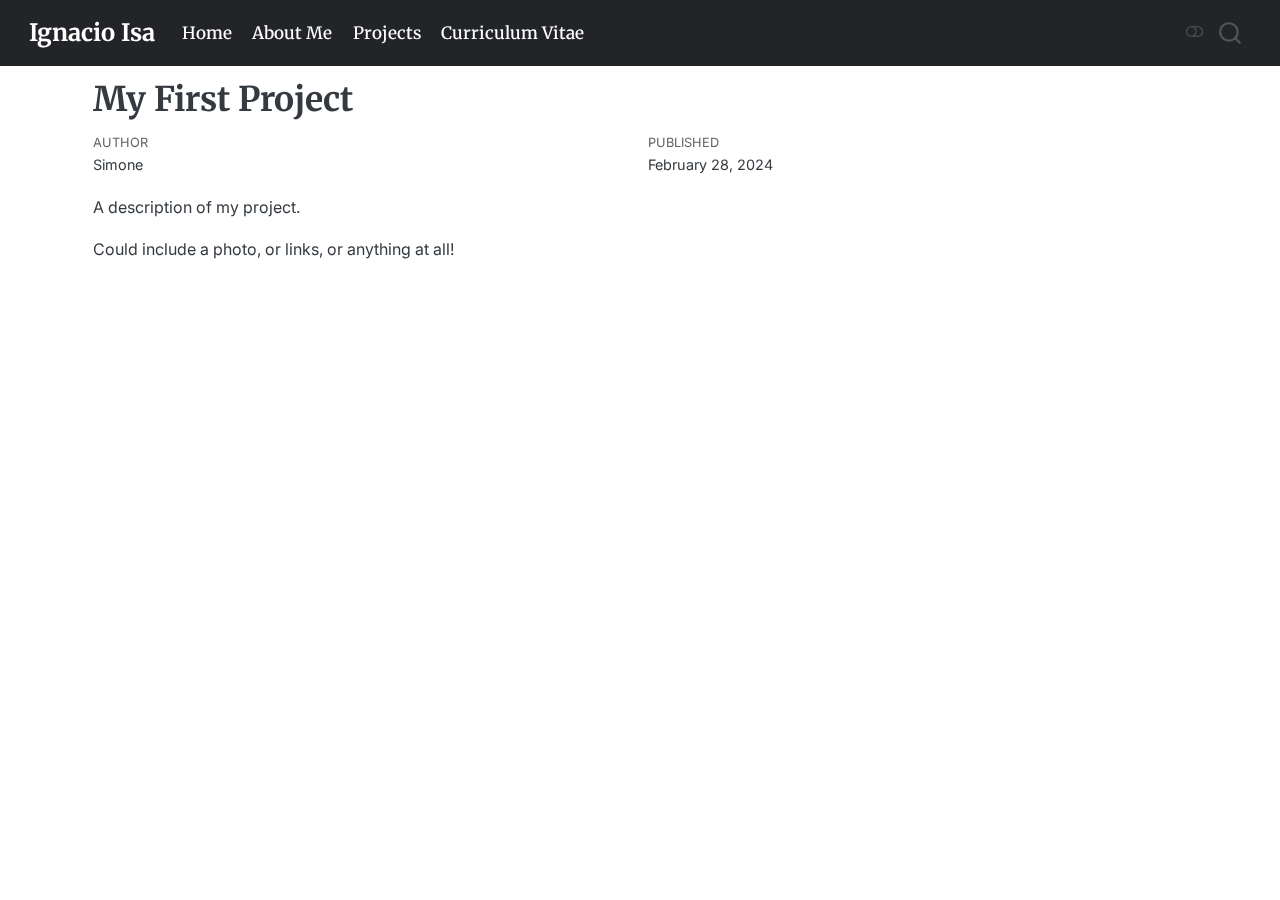
<file: docs/research/project-1.html>
<!DOCTYPE html>
<html xmlns="http://www.w3.org/1999/xhtml" lang="en" xml:lang="en"><head>

<meta charset="utf-8">
<meta name="generator" content="quarto-1.7.32">

<meta name="viewport" content="width=device-width, initial-scale=1.0, user-scalable=yes">

<meta name="author" content="Simone">
<meta name="dcterms.date" content="2024-02-28">

<title>My First Project – Ignacio Isa</title>
<style>
code{white-space: pre-wrap;}
span.smallcaps{font-variant: small-caps;}
div.columns{display: flex; gap: min(4vw, 1.5em);}
div.column{flex: auto; overflow-x: auto;}
div.hanging-indent{margin-left: 1.5em; text-indent: -1.5em;}
ul.task-list{list-style: none;}
ul.task-list li input[type="checkbox"] {
  width: 0.8em;
  margin: 0 0.8em 0.2em -1em; /* quarto-specific, see https://github.com/quarto-dev/quarto-cli/issues/4556 */ 
  vertical-align: middle;
}
</style>


<script src="../site_libs/quarto-nav/quarto-nav.js"></script>
<script src="../site_libs/quarto-nav/headroom.min.js"></script>
<script src="../site_libs/clipboard/clipboard.min.js"></script>
<script src="../site_libs/quarto-search/autocomplete.umd.js"></script>
<script src="../site_libs/quarto-search/fuse.min.js"></script>
<script src="../site_libs/quarto-search/quarto-search.js"></script>
<meta name="quarto:offset" content="../">
<link href="../logo_i02.png" rel="icon" type="image/png">
<script src="../site_libs/quarto-html/quarto.js" type="module"></script>
<script src="../site_libs/quarto-html/tabsets/tabsets.js" type="module"></script>
<script src="../site_libs/quarto-html/popper.min.js"></script>
<script src="../site_libs/quarto-html/tippy.umd.min.js"></script>
<script src="../site_libs/quarto-html/anchor.min.js"></script>
<link href="../site_libs/quarto-html/tippy.css" rel="stylesheet">
<link href="../site_libs/quarto-html/quarto-syntax-highlighting-37eea08aefeeee20ff55810ff984fec1.css" rel="stylesheet" class="quarto-color-scheme" id="quarto-text-highlighting-styles">
<link href="../site_libs/quarto-html/quarto-syntax-highlighting-dark-2fef5ea3f8957b3e4ecc936fc74692ca.css" rel="stylesheet" class="quarto-color-scheme quarto-color-alternate" id="quarto-text-highlighting-styles">
<link href="../site_libs/quarto-html/quarto-syntax-highlighting-37eea08aefeeee20ff55810ff984fec1.css" rel="stylesheet" class="quarto-color-scheme-extra" id="quarto-text-highlighting-styles">
<script src="../site_libs/bootstrap/bootstrap.min.js"></script>
<link href="../site_libs/bootstrap/bootstrap-icons.css" rel="stylesheet">
<link href="../site_libs/bootstrap/bootstrap-dfb324f25d9b1687192fa8be62ac8f9c.min.css" rel="stylesheet" append-hash="true" class="quarto-color-scheme" id="quarto-bootstrap" data-mode="light">
<link href="../site_libs/bootstrap/bootstrap-dark-08799928d293638fe9563d5c5a2794e5.min.css" rel="stylesheet" append-hash="true" class="quarto-color-scheme quarto-color-alternate" id="quarto-bootstrap" data-mode="dark">
<link href="../site_libs/bootstrap/bootstrap-dfb324f25d9b1687192fa8be62ac8f9c.min.css" rel="stylesheet" append-hash="true" class="quarto-color-scheme-extra" id="quarto-bootstrap" data-mode="light">
<script id="quarto-search-options" type="application/json">{
  "location": "navbar",
  "copy-button": false,
  "collapse-after": 3,
  "panel-placement": "end",
  "type": "overlay",
  "limit": 50,
  "keyboard-shortcut": [
    "f",
    "/",
    "s"
  ],
  "show-item-context": false,
  "language": {
    "search-no-results-text": "No results",
    "search-matching-documents-text": "matching documents",
    "search-copy-link-title": "Copy link to search",
    "search-hide-matches-text": "Hide additional matches",
    "search-more-match-text": "more match in this document",
    "search-more-matches-text": "more matches in this document",
    "search-clear-button-title": "Clear",
    "search-text-placeholder": "",
    "search-detached-cancel-button-title": "Cancel",
    "search-submit-button-title": "Submit",
    "search-label": "Search"
  }
}</script>


<link rel="stylesheet" href="../styles.css">
</head>

<body class="nav-fixed quarto-light"><script id="quarto-html-before-body" type="application/javascript">
    const toggleBodyColorMode = (bsSheetEl) => {
      const mode = bsSheetEl.getAttribute("data-mode");
      const bodyEl = window.document.querySelector("body");
      if (mode === "dark") {
        bodyEl.classList.add("quarto-dark");
        bodyEl.classList.remove("quarto-light");
      } else {
        bodyEl.classList.add("quarto-light");
        bodyEl.classList.remove("quarto-dark");
      }
    }
    const toggleBodyColorPrimary = () => {
      const bsSheetEl = window.document.querySelector("link#quarto-bootstrap:not([rel=disabled-stylesheet])");
      if (bsSheetEl) {
        toggleBodyColorMode(bsSheetEl);
      }
    }
    const setColorSchemeToggle = (alternate) => {
      const toggles = window.document.querySelectorAll('.quarto-color-scheme-toggle');
      for (let i=0; i < toggles.length; i++) {
        const toggle = toggles[i];
        if (toggle) {
          if (alternate) {
            toggle.classList.add("alternate");
          } else {
            toggle.classList.remove("alternate");
          }
        }
      }
    };
    const toggleColorMode = (alternate) => {
      // Switch the stylesheets
      const primaryStylesheets = window.document.querySelectorAll('link.quarto-color-scheme:not(.quarto-color-alternate)');
      const alternateStylesheets = window.document.querySelectorAll('link.quarto-color-scheme.quarto-color-alternate');
      manageTransitions('#quarto-margin-sidebar .nav-link', false);
      if (alternate) {
        // note: dark is layered on light, we don't disable primary!
        enableStylesheet(alternateStylesheets);
        for (const sheetNode of alternateStylesheets) {
          if (sheetNode.id === "quarto-bootstrap") {
            toggleBodyColorMode(sheetNode);
          }
        }
      } else {
        disableStylesheet(alternateStylesheets);
        enableStylesheet(primaryStylesheets)
        toggleBodyColorPrimary();
      }
      manageTransitions('#quarto-margin-sidebar .nav-link', true);
      // Switch the toggles
      setColorSchemeToggle(alternate)
      // Hack to workaround the fact that safari doesn't
      // properly recolor the scrollbar when toggling (#1455)
      if (navigator.userAgent.indexOf('Safari') > 0 && navigator.userAgent.indexOf('Chrome') == -1) {
        manageTransitions("body", false);
        window.scrollTo(0, 1);
        setTimeout(() => {
          window.scrollTo(0, 0);
          manageTransitions("body", true);
        }, 40);
      }
    }
    const disableStylesheet = (stylesheets) => {
      for (let i=0; i < stylesheets.length; i++) {
        const stylesheet = stylesheets[i];
        stylesheet.rel = 'disabled-stylesheet';
      }
    }
    const enableStylesheet = (stylesheets) => {
      for (let i=0; i < stylesheets.length; i++) {
        const stylesheet = stylesheets[i];
        if(stylesheet.rel !== 'stylesheet') { // for Chrome, which will still FOUC without this check
          stylesheet.rel = 'stylesheet';
        }
      }
    }
    const manageTransitions = (selector, allowTransitions) => {
      const els = window.document.querySelectorAll(selector);
      for (let i=0; i < els.length; i++) {
        const el = els[i];
        if (allowTransitions) {
          el.classList.remove('notransition');
        } else {
          el.classList.add('notransition');
        }
      }
    }
    const isFileUrl = () => {
      return window.location.protocol === 'file:';
    }
    const hasAlternateSentinel = () => {
      let styleSentinel = getColorSchemeSentinel();
      if (styleSentinel !== null) {
        return styleSentinel === "alternate";
      } else {
        return false;
      }
    }
    const setStyleSentinel = (alternate) => {
      const value = alternate ? "alternate" : "default";
      if (!isFileUrl()) {
        window.localStorage.setItem("quarto-color-scheme", value);
      } else {
        localAlternateSentinel = value;
      }
    }
    const getColorSchemeSentinel = () => {
      if (!isFileUrl()) {
        const storageValue = window.localStorage.getItem("quarto-color-scheme");
        return storageValue != null ? storageValue : localAlternateSentinel;
      } else {
        return localAlternateSentinel;
      }
    }
    const toggleGiscusIfUsed = (isAlternate, darkModeDefault) => {
      const baseTheme = document.querySelector('#giscus-base-theme')?.value ?? 'light';
      const alternateTheme = document.querySelector('#giscus-alt-theme')?.value ?? 'dark';
      let newTheme = '';
      if(authorPrefersDark) {
        newTheme = isAlternate ? baseTheme : alternateTheme;
      } else {
        newTheme = isAlternate ? alternateTheme : baseTheme;
      }
      const changeGiscusTheme = () => {
        // From: https://github.com/giscus/giscus/issues/336
        const sendMessage = (message) => {
          const iframe = document.querySelector('iframe.giscus-frame');
          if (!iframe) return;
          iframe.contentWindow.postMessage({ giscus: message }, 'https://giscus.app');
        }
        sendMessage({
          setConfig: {
            theme: newTheme
          }
        });
      }
      const isGiscussLoaded = window.document.querySelector('iframe.giscus-frame') !== null;
      if (isGiscussLoaded) {
        changeGiscusTheme();
      }
    };
    const authorPrefersDark = false;
    const darkModeDefault = authorPrefersDark;
      document.querySelector('link#quarto-text-highlighting-styles.quarto-color-scheme-extra').rel = 'disabled-stylesheet';
      document.querySelector('link#quarto-bootstrap.quarto-color-scheme-extra').rel = 'disabled-stylesheet';
    let localAlternateSentinel = darkModeDefault ? 'alternate' : 'default';
    // Dark / light mode switch
    window.quartoToggleColorScheme = () => {
      // Read the current dark / light value
      let toAlternate = !hasAlternateSentinel();
      toggleColorMode(toAlternate);
      setStyleSentinel(toAlternate);
      toggleGiscusIfUsed(toAlternate, darkModeDefault);
      window.dispatchEvent(new Event('resize'));
    };
    // Switch to dark mode if need be
    if (hasAlternateSentinel()) {
      toggleColorMode(true);
    } else {
      toggleColorMode(false);
    }
  </script>

<div id="quarto-search-results"></div>
  <header id="quarto-header" class="headroom fixed-top">
    <nav class="navbar navbar-expand-lg " data-bs-theme="dark">
      <div class="navbar-container container-fluid">
      <div class="navbar-brand-container mx-auto">
    <a class="navbar-brand" href="../index.html">
    <span class="navbar-title">Ignacio Isa</span>
    </a>
  </div>
            <div id="quarto-search" class="" title="Search"></div>
          <button class="navbar-toggler" type="button" data-bs-toggle="collapse" data-bs-target="#navbarCollapse" aria-controls="navbarCollapse" role="menu" aria-expanded="false" aria-label="Toggle navigation" onclick="if (window.quartoToggleHeadroom) { window.quartoToggleHeadroom(); }">
  <span class="navbar-toggler-icon"></span>
</button>
          <div class="collapse navbar-collapse" id="navbarCollapse">
            <ul class="navbar-nav navbar-nav-scroll me-auto">
  <li class="nav-item">
    <a class="nav-link" href="../index.html"> 
<span class="menu-text">Home</span></a>
  </li>  
  <li class="nav-item">
    <a class="nav-link" href="../about.html"> 
<span class="menu-text">About Me</span></a>
  </li>  
  <li class="nav-item">
    <a class="nav-link" href="../projects.html"> 
<span class="menu-text">Projects</span></a>
  </li>  
  <li class="nav-item">
    <a class="nav-link" href="../cv.pdf"> 
<span class="menu-text">Curriculum Vitae</span></a>
  </li>  
</ul>
          </div> <!-- /navcollapse -->
            <div class="quarto-navbar-tools">
  <a href="" class="quarto-color-scheme-toggle quarto-navigation-tool  px-1" onclick="window.quartoToggleColorScheme(); return false;" title="Toggle dark mode"><i class="bi"></i></a>
</div>
      </div> <!-- /container-fluid -->
    </nav>
</header>
<!-- content -->
<div id="quarto-content" class="quarto-container page-columns page-rows-contents page-layout-full page-navbar">
<!-- sidebar -->
<!-- margin-sidebar -->
    <div id="quarto-margin-sidebar" class="sidebar margin-sidebar zindex-bottom">
        
    </div>
<!-- main -->
<main class="content column-page" id="quarto-document-content">


<header id="title-block-header" class="quarto-title-block default">
<div class="quarto-title">
<h1 class="title">My First Project</h1>
</div>



<div class="quarto-title-meta column-page">

    <div>
    <div class="quarto-title-meta-heading">Author</div>
    <div class="quarto-title-meta-contents">
             <p>Simone </p>
          </div>
  </div>
    
    <div>
    <div class="quarto-title-meta-heading">Published</div>
    <div class="quarto-title-meta-contents">
      <p class="date">February 28, 2024</p>
    </div>
  </div>
  
    
  </div>
  


</header>


<p>A description of my project.</p>
<p>Could include a photo, or links, or anything at all!</p>



</main> <!-- /main -->
<script id="quarto-html-after-body" type="application/javascript">
  window.document.addEventListener("DOMContentLoaded", function (event) {
    // Ensure there is a toggle, if there isn't float one in the top right
    if (window.document.querySelector('.quarto-color-scheme-toggle') === null) {
      const a = window.document.createElement('a');
      a.classList.add('top-right');
      a.classList.add('quarto-color-scheme-toggle');
      a.href = "";
      a.onclick = function() { try { window.quartoToggleColorScheme(); } catch {} return false; };
      const i = window.document.createElement("i");
      i.classList.add('bi');
      a.appendChild(i);
      window.document.body.appendChild(a);
    }
    setColorSchemeToggle(hasAlternateSentinel())
    const icon = "";
    const anchorJS = new window.AnchorJS();
    anchorJS.options = {
      placement: 'right',
      icon: icon
    };
    anchorJS.add('.anchored');
    const isCodeAnnotation = (el) => {
      for (const clz of el.classList) {
        if (clz.startsWith('code-annotation-')) {                     
          return true;
        }
      }
      return false;
    }
    const onCopySuccess = function(e) {
      // button target
      const button = e.trigger;
      // don't keep focus
      button.blur();
      // flash "checked"
      button.classList.add('code-copy-button-checked');
      var currentTitle = button.getAttribute("title");
      button.setAttribute("title", "Copied!");
      let tooltip;
      if (window.bootstrap) {
        button.setAttribute("data-bs-toggle", "tooltip");
        button.setAttribute("data-bs-placement", "left");
        button.setAttribute("data-bs-title", "Copied!");
        tooltip = new bootstrap.Tooltip(button, 
          { trigger: "manual", 
            customClass: "code-copy-button-tooltip",
            offset: [0, -8]});
        tooltip.show();    
      }
      setTimeout(function() {
        if (tooltip) {
          tooltip.hide();
          button.removeAttribute("data-bs-title");
          button.removeAttribute("data-bs-toggle");
          button.removeAttribute("data-bs-placement");
        }
        button.setAttribute("title", currentTitle);
        button.classList.remove('code-copy-button-checked');
      }, 1000);
      // clear code selection
      e.clearSelection();
    }
    const getTextToCopy = function(trigger) {
        const codeEl = trigger.previousElementSibling.cloneNode(true);
        for (const childEl of codeEl.children) {
          if (isCodeAnnotation(childEl)) {
            childEl.remove();
          }
        }
        return codeEl.innerText;
    }
    const clipboard = new window.ClipboardJS('.code-copy-button:not([data-in-quarto-modal])', {
      text: getTextToCopy
    });
    clipboard.on('success', onCopySuccess);
    if (window.document.getElementById('quarto-embedded-source-code-modal')) {
      const clipboardModal = new window.ClipboardJS('.code-copy-button[data-in-quarto-modal]', {
        text: getTextToCopy,
        container: window.document.getElementById('quarto-embedded-source-code-modal')
      });
      clipboardModal.on('success', onCopySuccess);
    }
      var localhostRegex = new RegExp(/^(?:http|https):\/\/localhost\:?[0-9]*\//);
      var mailtoRegex = new RegExp(/^mailto:/);
        var filterRegex = new RegExp('/' + window.location.host + '/');
      var isInternal = (href) => {
          return filterRegex.test(href) || localhostRegex.test(href) || mailtoRegex.test(href);
      }
      // Inspect non-navigation links and adorn them if external
     var links = window.document.querySelectorAll('a[href]:not(.nav-link):not(.navbar-brand):not(.toc-action):not(.sidebar-link):not(.sidebar-item-toggle):not(.pagination-link):not(.no-external):not([aria-hidden]):not(.dropdown-item):not(.quarto-navigation-tool):not(.about-link)');
      for (var i=0; i<links.length; i++) {
        const link = links[i];
        if (!isInternal(link.href)) {
          // undo the damage that might have been done by quarto-nav.js in the case of
          // links that we want to consider external
          if (link.dataset.originalHref !== undefined) {
            link.href = link.dataset.originalHref;
          }
        }
      }
    function tippyHover(el, contentFn, onTriggerFn, onUntriggerFn) {
      const config = {
        allowHTML: true,
        maxWidth: 500,
        delay: 100,
        arrow: false,
        appendTo: function(el) {
            return el.parentElement;
        },
        interactive: true,
        interactiveBorder: 10,
        theme: 'quarto',
        placement: 'bottom-start',
      };
      if (contentFn) {
        config.content = contentFn;
      }
      if (onTriggerFn) {
        config.onTrigger = onTriggerFn;
      }
      if (onUntriggerFn) {
        config.onUntrigger = onUntriggerFn;
      }
      window.tippy(el, config); 
    }
    const noterefs = window.document.querySelectorAll('a[role="doc-noteref"]');
    for (var i=0; i<noterefs.length; i++) {
      const ref = noterefs[i];
      tippyHover(ref, function() {
        // use id or data attribute instead here
        let href = ref.getAttribute('data-footnote-href') || ref.getAttribute('href');
        try { href = new URL(href).hash; } catch {}
        const id = href.replace(/^#\/?/, "");
        const note = window.document.getElementById(id);
        if (note) {
          return note.innerHTML;
        } else {
          return "";
        }
      });
    }
    const xrefs = window.document.querySelectorAll('a.quarto-xref');
    const processXRef = (id, note) => {
      // Strip column container classes
      const stripColumnClz = (el) => {
        el.classList.remove("page-full", "page-columns");
        if (el.children) {
          for (const child of el.children) {
            stripColumnClz(child);
          }
        }
      }
      stripColumnClz(note)
      if (id === null || id.startsWith('sec-')) {
        // Special case sections, only their first couple elements
        const container = document.createElement("div");
        if (note.children && note.children.length > 2) {
          container.appendChild(note.children[0].cloneNode(true));
          for (let i = 1; i < note.children.length; i++) {
            const child = note.children[i];
            if (child.tagName === "P" && child.innerText === "") {
              continue;
            } else {
              container.appendChild(child.cloneNode(true));
              break;
            }
          }
          if (window.Quarto?.typesetMath) {
            window.Quarto.typesetMath(container);
          }
          return container.innerHTML
        } else {
          if (window.Quarto?.typesetMath) {
            window.Quarto.typesetMath(note);
          }
          return note.innerHTML;
        }
      } else {
        // Remove any anchor links if they are present
        const anchorLink = note.querySelector('a.anchorjs-link');
        if (anchorLink) {
          anchorLink.remove();
        }
        if (window.Quarto?.typesetMath) {
          window.Quarto.typesetMath(note);
        }
        if (note.classList.contains("callout")) {
          return note.outerHTML;
        } else {
          return note.innerHTML;
        }
      }
    }
    for (var i=0; i<xrefs.length; i++) {
      const xref = xrefs[i];
      tippyHover(xref, undefined, function(instance) {
        instance.disable();
        let url = xref.getAttribute('href');
        let hash = undefined; 
        if (url.startsWith('#')) {
          hash = url;
        } else {
          try { hash = new URL(url).hash; } catch {}
        }
        if (hash) {
          const id = hash.replace(/^#\/?/, "");
          const note = window.document.getElementById(id);
          if (note !== null) {
            try {
              const html = processXRef(id, note.cloneNode(true));
              instance.setContent(html);
            } finally {
              instance.enable();
              instance.show();
            }
          } else {
            // See if we can fetch this
            fetch(url.split('#')[0])
            .then(res => res.text())
            .then(html => {
              const parser = new DOMParser();
              const htmlDoc = parser.parseFromString(html, "text/html");
              const note = htmlDoc.getElementById(id);
              if (note !== null) {
                const html = processXRef(id, note);
                instance.setContent(html);
              } 
            }).finally(() => {
              instance.enable();
              instance.show();
            });
          }
        } else {
          // See if we can fetch a full url (with no hash to target)
          // This is a special case and we should probably do some content thinning / targeting
          fetch(url)
          .then(res => res.text())
          .then(html => {
            const parser = new DOMParser();
            const htmlDoc = parser.parseFromString(html, "text/html");
            const note = htmlDoc.querySelector('main.content');
            if (note !== null) {
              // This should only happen for chapter cross references
              // (since there is no id in the URL)
              // remove the first header
              if (note.children.length > 0 && note.children[0].tagName === "HEADER") {
                note.children[0].remove();
              }
              const html = processXRef(null, note);
              instance.setContent(html);
            } 
          }).finally(() => {
            instance.enable();
            instance.show();
          });
        }
      }, function(instance) {
      });
    }
        let selectedAnnoteEl;
        const selectorForAnnotation = ( cell, annotation) => {
          let cellAttr = 'data-code-cell="' + cell + '"';
          let lineAttr = 'data-code-annotation="' +  annotation + '"';
          const selector = 'span[' + cellAttr + '][' + lineAttr + ']';
          return selector;
        }
        const selectCodeLines = (annoteEl) => {
          const doc = window.document;
          const targetCell = annoteEl.getAttribute("data-target-cell");
          const targetAnnotation = annoteEl.getAttribute("data-target-annotation");
          const annoteSpan = window.document.querySelector(selectorForAnnotation(targetCell, targetAnnotation));
          const lines = annoteSpan.getAttribute("data-code-lines").split(",");
          const lineIds = lines.map((line) => {
            return targetCell + "-" + line;
          })
          let top = null;
          let height = null;
          let parent = null;
          if (lineIds.length > 0) {
              //compute the position of the single el (top and bottom and make a div)
              const el = window.document.getElementById(lineIds[0]);
              top = el.offsetTop;
              height = el.offsetHeight;
              parent = el.parentElement.parentElement;
            if (lineIds.length > 1) {
              const lastEl = window.document.getElementById(lineIds[lineIds.length - 1]);
              const bottom = lastEl.offsetTop + lastEl.offsetHeight;
              height = bottom - top;
            }
            if (top !== null && height !== null && parent !== null) {
              // cook up a div (if necessary) and position it 
              let div = window.document.getElementById("code-annotation-line-highlight");
              if (div === null) {
                div = window.document.createElement("div");
                div.setAttribute("id", "code-annotation-line-highlight");
                div.style.position = 'absolute';
                parent.appendChild(div);
              }
              div.style.top = top - 2 + "px";
              div.style.height = height + 4 + "px";
              div.style.left = 0;
              let gutterDiv = window.document.getElementById("code-annotation-line-highlight-gutter");
              if (gutterDiv === null) {
                gutterDiv = window.document.createElement("div");
                gutterDiv.setAttribute("id", "code-annotation-line-highlight-gutter");
                gutterDiv.style.position = 'absolute';
                const codeCell = window.document.getElementById(targetCell);
                const gutter = codeCell.querySelector('.code-annotation-gutter');
                gutter.appendChild(gutterDiv);
              }
              gutterDiv.style.top = top - 2 + "px";
              gutterDiv.style.height = height + 4 + "px";
            }
            selectedAnnoteEl = annoteEl;
          }
        };
        const unselectCodeLines = () => {
          const elementsIds = ["code-annotation-line-highlight", "code-annotation-line-highlight-gutter"];
          elementsIds.forEach((elId) => {
            const div = window.document.getElementById(elId);
            if (div) {
              div.remove();
            }
          });
          selectedAnnoteEl = undefined;
        };
          // Handle positioning of the toggle
      window.addEventListener(
        "resize",
        throttle(() => {
          elRect = undefined;
          if (selectedAnnoteEl) {
            selectCodeLines(selectedAnnoteEl);
          }
        }, 10)
      );
      function throttle(fn, ms) {
      let throttle = false;
      let timer;
        return (...args) => {
          if(!throttle) { // first call gets through
              fn.apply(this, args);
              throttle = true;
          } else { // all the others get throttled
              if(timer) clearTimeout(timer); // cancel #2
              timer = setTimeout(() => {
                fn.apply(this, args);
                timer = throttle = false;
              }, ms);
          }
        };
      }
        // Attach click handler to the DT
        const annoteDls = window.document.querySelectorAll('dt[data-target-cell]');
        for (const annoteDlNode of annoteDls) {
          annoteDlNode.addEventListener('click', (event) => {
            const clickedEl = event.target;
            if (clickedEl !== selectedAnnoteEl) {
              unselectCodeLines();
              const activeEl = window.document.querySelector('dt[data-target-cell].code-annotation-active');
              if (activeEl) {
                activeEl.classList.remove('code-annotation-active');
              }
              selectCodeLines(clickedEl);
              clickedEl.classList.add('code-annotation-active');
            } else {
              // Unselect the line
              unselectCodeLines();
              clickedEl.classList.remove('code-annotation-active');
            }
          });
        }
    const findCites = (el) => {
      const parentEl = el.parentElement;
      if (parentEl) {
        const cites = parentEl.dataset.cites;
        if (cites) {
          return {
            el,
            cites: cites.split(' ')
          };
        } else {
          return findCites(el.parentElement)
        }
      } else {
        return undefined;
      }
    };
    var bibliorefs = window.document.querySelectorAll('a[role="doc-biblioref"]');
    for (var i=0; i<bibliorefs.length; i++) {
      const ref = bibliorefs[i];
      const citeInfo = findCites(ref);
      if (citeInfo) {
        tippyHover(citeInfo.el, function() {
          var popup = window.document.createElement('div');
          citeInfo.cites.forEach(function(cite) {
            var citeDiv = window.document.createElement('div');
            citeDiv.classList.add('hanging-indent');
            citeDiv.classList.add('csl-entry');
            var biblioDiv = window.document.getElementById('ref-' + cite);
            if (biblioDiv) {
              citeDiv.innerHTML = biblioDiv.innerHTML;
            }
            popup.appendChild(citeDiv);
          });
          return popup.innerHTML;
        });
      }
    }
  });
  </script>
</div> <!-- /content -->




</body></html>
</file>
<file: docs/site_libs/quarto-html/tippy.css>
.tippy-box[data-animation=fade][data-state=hidden]{opacity:0}[data-tippy-root]{max-width:calc(100vw - 10px)}.tippy-box{position:relative;background-color:#333;color:#fff;border-radius:4px;font-size:14px;line-height:1.4;white-space:normal;outline:0;transition-property:transform,visibility,opacity}.tippy-box[data-placement^=top]>.tippy-arrow{bottom:0}.tippy-box[data-placement^=top]>.tippy-arrow:before{bottom:-7px;left:0;border-width:8px 8px 0;border-top-color:initial;transform-origin:center top}.tippy-box[data-placement^=bottom]>.tippy-arrow{top:0}.tippy-box[data-placement^=bottom]>.tippy-arrow:before{top:-7px;left:0;border-width:0 8px 8px;border-bottom-color:initial;transform-origin:center bottom}.tippy-box[data-placement^=left]>.tippy-arrow{right:0}.tippy-box[data-placement^=left]>.tippy-arrow:before{border-width:8px 0 8px 8px;border-left-color:initial;right:-7px;transform-origin:center left}.tippy-box[data-placement^=right]>.tippy-arrow{left:0}.tippy-box[data-placement^=right]>.tippy-arrow:before{left:-7px;border-width:8px 8px 8px 0;border-right-color:initial;transform-origin:center right}.tippy-box[data-inertia][data-state=visible]{transition-timing-function:cubic-bezier(.54,1.5,.38,1.11)}.tippy-arrow{width:16px;height:16px;color:#333}.tippy-arrow:before{content:"";position:absolute;border-color:transparent;border-style:solid}.tippy-content{position:relative;padding:5px 9px;z-index:1}
</file>
<file: docs/site_libs/quarto-html/quarto-syntax-highlighting-37eea08aefeeee20ff55810ff984fec1.css>
/* quarto syntax highlight colors */
:root {
  --quarto-hl-ot-color: #003B4F;
  --quarto-hl-at-color: #657422;
  --quarto-hl-ss-color: #20794D;
  --quarto-hl-an-color: #5E5E5E;
  --quarto-hl-fu-color: #4758AB;
  --quarto-hl-st-color: #20794D;
  --quarto-hl-cf-color: #003B4F;
  --quarto-hl-op-color: #5E5E5E;
  --quarto-hl-er-color: #AD0000;
  --quarto-hl-bn-color: #AD0000;
  --quarto-hl-al-color: #AD0000;
  --quarto-hl-va-color: #111111;
  --quarto-hl-bu-color: inherit;
  --quarto-hl-ex-color: inherit;
  --quarto-hl-pp-color: #AD0000;
  --quarto-hl-in-color: #5E5E5E;
  --quarto-hl-vs-color: #20794D;
  --quarto-hl-wa-color: #5E5E5E;
  --quarto-hl-do-color: #5E5E5E;
  --quarto-hl-im-color: #00769E;
  --quarto-hl-ch-color: #20794D;
  --quarto-hl-dt-color: #AD0000;
  --quarto-hl-fl-color: #AD0000;
  --quarto-hl-co-color: #5E5E5E;
  --quarto-hl-cv-color: #5E5E5E;
  --quarto-hl-cn-color: #8f5902;
  --quarto-hl-sc-color: #5E5E5E;
  --quarto-hl-dv-color: #AD0000;
  --quarto-hl-kw-color: #003B4F;
}

/* other quarto variables */
:root {
  --quarto-font-monospace: SFMono-Regular, Menlo, Monaco, Consolas, "Liberation Mono", "Courier New", monospace;
}

/* syntax highlight based on Pandoc's rules */
pre > code.sourceCode > span {
  color: #003B4F;
}

code.sourceCode > span {
  color: #003B4F;
}

div.sourceCode,
div.sourceCode pre.sourceCode {
  color: #003B4F;
}

/* Normal */
code span {
  color: #003B4F;
}

/* Alert */
code span.al {
  color: #AD0000;
  font-style: inherit;
}

/* Annotation */
code span.an {
  color: #5E5E5E;
  font-style: inherit;
}

/* Attribute */
code span.at {
  color: #657422;
  font-style: inherit;
}

/* BaseN */
code span.bn {
  color: #AD0000;
  font-style: inherit;
}

/* BuiltIn */
code span.bu {
  font-style: inherit;
}

/* ControlFlow */
code span.cf {
  color: #003B4F;
  font-weight: bold;
  font-style: inherit;
}

/* Char */
code span.ch {
  color: #20794D;
  font-style: inherit;
}

/* Constant */
code span.cn {
  color: #8f5902;
  font-style: inherit;
}

/* Comment */
code span.co {
  color: #5E5E5E;
  font-style: inherit;
}

/* CommentVar */
code span.cv {
  color: #5E5E5E;
  font-style: italic;
}

/* Documentation */
code span.do {
  color: #5E5E5E;
  font-style: italic;
}

/* DataType */
code span.dt {
  color: #AD0000;
  font-style: inherit;
}

/* DecVal */
code span.dv {
  color: #AD0000;
  font-style: inherit;
}

/* Error */
code span.er {
  color: #AD0000;
  font-style: inherit;
}

/* Extension */
code span.ex {
  font-style: inherit;
}

/* Float */
code span.fl {
  color: #AD0000;
  font-style: inherit;
}

/* Function */
code span.fu {
  color: #4758AB;
  font-style: inherit;
}

/* Import */
code span.im {
  color: #00769E;
  font-style: inherit;
}

/* Information */
code span.in {
  color: #5E5E5E;
  font-style: inherit;
}

/* Keyword */
code span.kw {
  color: #003B4F;
  font-weight: bold;
  font-style: inherit;
}

/* Operator */
code span.op {
  color: #5E5E5E;
  font-style: inherit;
}

/* Other */
code span.ot {
  color: #003B4F;
  font-style: inherit;
}

/* Preprocessor */
code span.pp {
  color: #AD0000;
  font-style: inherit;
}

/* SpecialChar */
code span.sc {
  color: #5E5E5E;
  font-style: inherit;
}

/* SpecialString */
code span.ss {
  color: #20794D;
  font-style: inherit;
}

/* String */
code span.st {
  color: #20794D;
  font-style: inherit;
}

/* Variable */
code span.va {
  color: #111111;
  font-style: inherit;
}

/* VerbatimString */
code span.vs {
  color: #20794D;
  font-style: inherit;
}

/* Warning */
code span.wa {
  color: #5E5E5E;
  font-style: italic;
}

.prevent-inlining {
  content: "</";
}

/*# sourceMappingURL=27d3d809615f7771493d095567f04340.css.map */
</file>
<file: docs/site_libs/quarto-html/quarto-syntax-highlighting-dark-2fef5ea3f8957b3e4ecc936fc74692ca.css>
/* quarto syntax highlight colors */
:root {
  --quarto-hl-al-color: #f07178;
  --quarto-hl-an-color: #d4d0ab;
  --quarto-hl-at-color: #00e0e0;
  --quarto-hl-bn-color: #d4d0ab;
  --quarto-hl-bu-color: #abe338;
  --quarto-hl-ch-color: #abe338;
  --quarto-hl-co-color: #f8f8f2;
  --quarto-hl-cv-color: #ffd700;
  --quarto-hl-cn-color: #ffd700;
  --quarto-hl-cf-color: #ffa07a;
  --quarto-hl-dt-color: #ffa07a;
  --quarto-hl-dv-color: #d4d0ab;
  --quarto-hl-do-color: #f8f8f2;
  --quarto-hl-er-color: #f07178;
  --quarto-hl-ex-color: #00e0e0;
  --quarto-hl-fl-color: #d4d0ab;
  --quarto-hl-fu-color: #ffa07a;
  --quarto-hl-im-color: #abe338;
  --quarto-hl-in-color: #d4d0ab;
  --quarto-hl-kw-color: #ffa07a;
  --quarto-hl-op-color: #ffa07a;
  --quarto-hl-ot-color: #00e0e0;
  --quarto-hl-pp-color: #dcc6e0;
  --quarto-hl-re-color: #00e0e0;
  --quarto-hl-sc-color: #abe338;
  --quarto-hl-ss-color: #abe338;
  --quarto-hl-st-color: #abe338;
  --quarto-hl-va-color: #00e0e0;
  --quarto-hl-vs-color: #abe338;
  --quarto-hl-wa-color: #dcc6e0;
}

/* other quarto variables */
:root {
  --quarto-font-monospace: SFMono-Regular, Menlo, Monaco, Consolas, "Liberation Mono", "Courier New", monospace;
}

/* syntax highlight based on Pandoc's rules */
pre > code.sourceCode > span {
  color: #f8f8f2;
}

code.sourceCode > span {
  color: #f8f8f2;
}

div.sourceCode,
div.sourceCode pre.sourceCode {
  color: #f8f8f2;
}

/* Normal */
code span {
  color: #f8f8f2;
}

/* Alert */
code span.al {
  color: #f07178;
}

/* Annotation */
code span.an {
  color: #d4d0ab;
}

/* Attribute */
code span.at {
  color: #00e0e0;
}

/* BaseN */
code span.bn {
  color: #d4d0ab;
}

/* BuiltIn */
code span.bu {
  color: #abe338;
}

/* ControlFlow */
code span.cf {
  font-weight: bold;
  color: #ffa07a;
}

/* Char */
code span.ch {
  color: #abe338;
}

/* Constant */
code span.cn {
  color: #ffd700;
}

/* Comment */
code span.co {
  font-style: italic;
  color: #f8f8f2;
}

/* CommentVar */
code span.cv {
  color: #ffd700;
}

/* Documentation */
code span.do {
  color: #f8f8f2;
}

/* DataType */
code span.dt {
  color: #ffa07a;
}

/* DecVal */
code span.dv {
  color: #d4d0ab;
}

/* Error */
code span.er {
  color: #f07178;
  text-decoration: underline;
}

/* Extension */
code span.ex {
  font-weight: bold;
  color: #00e0e0;
}

/* Float */
code span.fl {
  color: #d4d0ab;
}

/* Function */
code span.fu {
  color: #ffa07a;
}

/* Import */
code span.im {
  color: #abe338;
}

/* Information */
code span.in {
  color: #d4d0ab;
}

/* Keyword */
code span.kw {
  font-weight: bold;
  color: #ffa07a;
}

/* Operator */
code span.op {
  color: #ffa07a;
}

/* Other */
code span.ot {
  color: #00e0e0;
}

/* Preprocessor */
code span.pp {
  color: #dcc6e0;
}

/* RegionMarker */
code span.re {
  background-color: #f8f8f2;
  color: #00e0e0;
}

/* SpecialChar */
code span.sc {
  color: #abe338;
}

/* SpecialString */
code span.ss {
  color: #abe338;
}

/* String */
code span.st {
  color: #abe338;
}

/* Variable */
code span.va {
  color: #00e0e0;
}

/* VerbatimString */
code span.vs {
  color: #abe338;
}

/* Warning */
code span.wa {
  color: #dcc6e0;
}

.prevent-inlining {
  content: "</";
}

/*# sourceMappingURL=9d1c423767af11a14e59cf8ecfea55bb.css.map */
</file>
<file: docs/styles.css>
@import url('https://fonts.googleapis.com/css2?family=Inter:wght@400;500;600&family=Merriweather:wght@700&display=swap');

/* =============================
COLORES BASE
============================= */
:root {
  --gray-bg: #f8f9fa;
  --dark-bg-main: #1a1a1a;
  --navbar-bg: rgba(22, 24, 28, 0.95);
  --navbar-text: #ffffff;
  --navbar-hover: #3399ff; /* azul menos intenso */

  --light-text: #f5f5f5;
  --dark-text: #202124;
  --secondary-text-dark: #cccccc;

  --accent-blue: #3399ff;           /* botón principal */
  --accent-blue-bright: #66ccff;    /* botón en modo oscuro */
}

/* =============================
MODO CLARO
============================= */
body[data-bs-theme="light"] {
  --bs-body-bg: var(--gray-bg);
  --bs-body-color: var(--dark-text);
  --bs-heading-color: #111111;
  --bs-link-color: var(--accent-blue);
  --bs-link-hover-color: #2277cc;
  --bs-secondary-color: #6c757d;

  background-color: var(--bs-body-bg) !important;
  color: var(--bs-body-color) !important;
}

/* =============================
MODO OSCURO
============================= */
body[data-bs-theme="dark"] {
  --bs-body-bg: var(--dark-bg-main);
  --bs-body-color: var(--light-text);
  --bs-heading-color: #ffffff;
  --bs-link-color: var(--accent-blue-bright);
  --bs-link-hover-color: #99ddff;
  --bs-secondary-color: var(--secondary-text-dark);

  background-color: var(--bs-body-bg) !important;
  color: var(--bs-body-color) !important;
}

/* =============================
TEXTO GENERAL
============================= */
body {
  font-family: 'Inter', sans-serif;
  font-size: 16px;
  line-height: 1.6;
  margin: 0;
  padding: 0;
}

/* =============================
TÍTULOS
============================= */
h1, h2, h3, h4, h5, h6 {
  font-family: 'Merriweather', serif;
  font-weight: 700;
  color: var(--bs-heading-color);
}

/* =============================
SUBTÍTULO
============================= */
.subtitle {
  font-weight: 500;
  font-size: 1.2rem;
  color: var(--bs-secondary-color);
  margin-bottom: 20px;
}

/* =============================
NAVBAR MODERNO
============================= */
.navbar {
  background-color: var(--navbar-bg) !important;
  font-family: 'Merriweather', serif;
  border-bottom: none !important;
  box-shadow: none !important;
  backdrop-filter: blur(6px);
}

.navbar-brand {
  font-weight: 700;
  font-size: 1.4rem;
  color: var(--navbar-text) !important;
}

.navbar-nav .nav-link {
  font-weight: 500;
  font-size: 1rem;
  font-family: 'Merriweather', serif;
  color: var(--navbar-text) !important;
  transition: color 0.3s ease;
}

.navbar-nav .nav-link:hover,
.navbar-nav .nav-link.active {
  color: var(--navbar-hover) !important;
  text-decoration: underline;
}

/* =============================
BOTONES (MODO CLARO Y OSCURO)
============================= */
.btn {
  font-weight: 500;
  border-radius: 8px;
  transition: all 0.3s ease;
}

.btn-outline-primary {
  border: 2px solid var(--accent-blue);
  color: var(--accent-blue);
  background-color: transparent;
}

.btn-outline-primary:hover {
  background-color: var(--accent-blue);
  color: white;
}

.btn-outline-secondary {
  border: 2px solid var(--bs-body-color);
  color: var(--bs-body-color);
  background-color: transparent;
}

.btn-outline-secondary:hover {
  background-color: var(--bs-body-color);
  color: var(--bs-body-bg);
}

body[data-bs-theme="dark"] .btn-outline-primary {
  border-color: var(--accent-blue-bright);
  color: var(--accent-blue-bright);
}

body[data-bs-theme="dark"] .btn-outline-primary:hover {
  background-color: var(--accent-blue-bright);
  color: #000000;
}

body[data-bs-theme="dark"] .btn.disabled,
body[data-bs-theme="dark"] .btn:disabled {
  background-color: #2b2b2b !important;
  color: #999 !important;
  border-color: #444 !important;
  opacity: 1 !important;
  font-style: italic;
  cursor: not-allowed;
}

/* =============================
ICONOS "About me"
============================= */
.about-links a svg {
  color: inherit !important;
  fill: currentColor !important;
  opacity: 1 !important;
}

a:hover svg {
  filter: brightness(1.3);
}

.about-links a[href*="orcid.org"]::before {
  content: "";
  display: inline-block;
  background-image: url('https://upload.wikimedia.org/wikipedia/commons/thumb/0/06/ORCID_iD.svg/16px-ORCID_iD.svg.png');
  background-size: contain;
  width: 16px;
  height: 16px;
  margin-right: 6px;
  vertical-align: text-bottom;
  filter: grayscale(100%) !important;
}

body[data-bs-theme="dark"] .about-links a[href*="orcid.org"]::before {
  filter: invert(100%) !important;
}

/* =============================
SVG EMBEBIDOS
============================= */
svg {
  fill: currentColor;
  transition: fill 0.3s ease;
}

p svg {
  fill: currentColor;
}

/* =============================
CONTENEDOR AMPLIO
============================= */
main.content,
.page-content,
.main-container,
.quarto-container,
body > div.container,
body > div.quarto-container {
  max-width: 1200px !important;
  margin: 0 auto;
  padding: 0 20px;
  width: 100% !important;
  box-sizing: border-box;
}

/* =============================
REEMPLAZAR "Home" POR NOMBRE
============================= */
.index-jolla-page .about-section h1 {
  visibility: hidden;
  position: relative;
}

.index-jolla-page .about-section h1::after {
  content: "Ignacio Isa Vargas";
  visibility: visible;
  position: absolute;
  top: 0;
  left: 0;
  right: 0;
  font-size: 2.4rem;
  font-family: 'Merriweather', serif;
  font-weight: 700;
  color: var(--bs-heading-color);
  text-align: center;
}

/* =============================
PÁGINA DE INICIO Jolla
============================= */
.quarto-about-jolla {
  margin-top: 75px !important;
  padding-top: 0 !important;
}

.quarto-about-jolla .about-header {
  margin-top: 0 !important;
}

/* =============================
TÍTULO DE PROYECTOS
============================= */
.project-title {
  font-size: 1.15rem;
  font-weight: bold;
  font-family: 'Merriweather', serif;
  color: var(--bs-heading-color);
  margin-bottom: 6px;
}

/* =============================
FOOTER MODERNO
============================= */
.footer {
  background-color: var(--navbar-bg);
  color: var(--navbar-text);
  padding: 1.5rem 0;
  text-align: center;
  font-size: 0.95rem;
  font-family: 'Inter', sans-serif;
  margin-top: 3rem;
  border-top: 1px solid rgba(255, 255, 255, 0.1);
}

.footer a {
  color: var(--navbar-hover);
  text-decoration: none;
  margin: 0 0.6rem;
  transition: color 0.3s ease;
}

.footer a:hover {
  color: #ffffff;
  text-decoration: underline;
}
</file>
<file: es/projects_files/libs/quarto-html/tippy.css>
.tippy-box[data-animation=fade][data-state=hidden]{opacity:0}[data-tippy-root]{max-width:calc(100vw - 10px)}.tippy-box{position:relative;background-color:#333;color:#fff;border-radius:4px;font-size:14px;line-height:1.4;white-space:normal;outline:0;transition-property:transform,visibility,opacity}.tippy-box[data-placement^=top]>.tippy-arrow{bottom:0}.tippy-box[data-placement^=top]>.tippy-arrow:before{bottom:-7px;left:0;border-width:8px 8px 0;border-top-color:initial;transform-origin:center top}.tippy-box[data-placement^=bottom]>.tippy-arrow{top:0}.tippy-box[data-placement^=bottom]>.tippy-arrow:before{top:-7px;left:0;border-width:0 8px 8px;border-bottom-color:initial;transform-origin:center bottom}.tippy-box[data-placement^=left]>.tippy-arrow{right:0}.tippy-box[data-placement^=left]>.tippy-arrow:before{border-width:8px 0 8px 8px;border-left-color:initial;right:-7px;transform-origin:center left}.tippy-box[data-placement^=right]>.tippy-arrow{left:0}.tippy-box[data-placement^=right]>.tippy-arrow:before{left:-7px;border-width:8px 8px 8px 0;border-right-color:initial;transform-origin:center right}.tippy-box[data-inertia][data-state=visible]{transition-timing-function:cubic-bezier(.54,1.5,.38,1.11)}.tippy-arrow{width:16px;height:16px;color:#333}.tippy-arrow:before{content:"";position:absolute;border-color:transparent;border-style:solid}.tippy-content{position:relative;padding:5px 9px;z-index:1}
</file>
<file: es/projects_files/libs/quarto-html/quarto-syntax-highlighting-37eea08aefeeee20ff55810ff984fec1.css>
/* quarto syntax highlight colors */
:root {
  --quarto-hl-ot-color: #003B4F;
  --quarto-hl-at-color: #657422;
  --quarto-hl-ss-color: #20794D;
  --quarto-hl-an-color: #5E5E5E;
  --quarto-hl-fu-color: #4758AB;
  --quarto-hl-st-color: #20794D;
  --quarto-hl-cf-color: #003B4F;
  --quarto-hl-op-color: #5E5E5E;
  --quarto-hl-er-color: #AD0000;
  --quarto-hl-bn-color: #AD0000;
  --quarto-hl-al-color: #AD0000;
  --quarto-hl-va-color: #111111;
  --quarto-hl-bu-color: inherit;
  --quarto-hl-ex-color: inherit;
  --quarto-hl-pp-color: #AD0000;
  --quarto-hl-in-color: #5E5E5E;
  --quarto-hl-vs-color: #20794D;
  --quarto-hl-wa-color: #5E5E5E;
  --quarto-hl-do-color: #5E5E5E;
  --quarto-hl-im-color: #00769E;
  --quarto-hl-ch-color: #20794D;
  --quarto-hl-dt-color: #AD0000;
  --quarto-hl-fl-color: #AD0000;
  --quarto-hl-co-color: #5E5E5E;
  --quarto-hl-cv-color: #5E5E5E;
  --quarto-hl-cn-color: #8f5902;
  --quarto-hl-sc-color: #5E5E5E;
  --quarto-hl-dv-color: #AD0000;
  --quarto-hl-kw-color: #003B4F;
}

/* other quarto variables */
:root {
  --quarto-font-monospace: SFMono-Regular, Menlo, Monaco, Consolas, "Liberation Mono", "Courier New", monospace;
}

/* syntax highlight based on Pandoc's rules */
pre > code.sourceCode > span {
  color: #003B4F;
}

code.sourceCode > span {
  color: #003B4F;
}

div.sourceCode,
div.sourceCode pre.sourceCode {
  color: #003B4F;
}

/* Normal */
code span {
  color: #003B4F;
}

/* Alert */
code span.al {
  color: #AD0000;
  font-style: inherit;
}

/* Annotation */
code span.an {
  color: #5E5E5E;
  font-style: inherit;
}

/* Attribute */
code span.at {
  color: #657422;
  font-style: inherit;
}

/* BaseN */
code span.bn {
  color: #AD0000;
  font-style: inherit;
}

/* BuiltIn */
code span.bu {
  font-style: inherit;
}

/* ControlFlow */
code span.cf {
  color: #003B4F;
  font-weight: bold;
  font-style: inherit;
}

/* Char */
code span.ch {
  color: #20794D;
  font-style: inherit;
}

/* Constant */
code span.cn {
  color: #8f5902;
  font-style: inherit;
}

/* Comment */
code span.co {
  color: #5E5E5E;
  font-style: inherit;
}

/* CommentVar */
code span.cv {
  color: #5E5E5E;
  font-style: italic;
}

/* Documentation */
code span.do {
  color: #5E5E5E;
  font-style: italic;
}

/* DataType */
code span.dt {
  color: #AD0000;
  font-style: inherit;
}

/* DecVal */
code span.dv {
  color: #AD0000;
  font-style: inherit;
}

/* Error */
code span.er {
  color: #AD0000;
  font-style: inherit;
}

/* Extension */
code span.ex {
  font-style: inherit;
}

/* Float */
code span.fl {
  color: #AD0000;
  font-style: inherit;
}

/* Function */
code span.fu {
  color: #4758AB;
  font-style: inherit;
}

/* Import */
code span.im {
  color: #00769E;
  font-style: inherit;
}

/* Information */
code span.in {
  color: #5E5E5E;
  font-style: inherit;
}

/* Keyword */
code span.kw {
  color: #003B4F;
  font-weight: bold;
  font-style: inherit;
}

/* Operator */
code span.op {
  color: #5E5E5E;
  font-style: inherit;
}

/* Other */
code span.ot {
  color: #003B4F;
  font-style: inherit;
}

/* Preprocessor */
code span.pp {
  color: #AD0000;
  font-style: inherit;
}

/* SpecialChar */
code span.sc {
  color: #5E5E5E;
  font-style: inherit;
}

/* SpecialString */
code span.ss {
  color: #20794D;
  font-style: inherit;
}

/* String */
code span.st {
  color: #20794D;
  font-style: inherit;
}

/* Variable */
code span.va {
  color: #111111;
  font-style: inherit;
}

/* VerbatimString */
code span.vs {
  color: #20794D;
  font-style: inherit;
}

/* Warning */
code span.wa {
  color: #5E5E5E;
  font-style: italic;
}

.prevent-inlining {
  content: "</";
}

/*# sourceMappingURL=27d3d809615f7771493d095567f04340.css.map */
</file>
<file: es/projects_files/libs/quarto-html/quarto-syntax-highlighting-dark-2fef5ea3f8957b3e4ecc936fc74692ca.css>
/* quarto syntax highlight colors */
:root {
  --quarto-hl-al-color: #f07178;
  --quarto-hl-an-color: #d4d0ab;
  --quarto-hl-at-color: #00e0e0;
  --quarto-hl-bn-color: #d4d0ab;
  --quarto-hl-bu-color: #abe338;
  --quarto-hl-ch-color: #abe338;
  --quarto-hl-co-color: #f8f8f2;
  --quarto-hl-cv-color: #ffd700;
  --quarto-hl-cn-color: #ffd700;
  --quarto-hl-cf-color: #ffa07a;
  --quarto-hl-dt-color: #ffa07a;
  --quarto-hl-dv-color: #d4d0ab;
  --quarto-hl-do-color: #f8f8f2;
  --quarto-hl-er-color: #f07178;
  --quarto-hl-ex-color: #00e0e0;
  --quarto-hl-fl-color: #d4d0ab;
  --quarto-hl-fu-color: #ffa07a;
  --quarto-hl-im-color: #abe338;
  --quarto-hl-in-color: #d4d0ab;
  --quarto-hl-kw-color: #ffa07a;
  --quarto-hl-op-color: #ffa07a;
  --quarto-hl-ot-color: #00e0e0;
  --quarto-hl-pp-color: #dcc6e0;
  --quarto-hl-re-color: #00e0e0;
  --quarto-hl-sc-color: #abe338;
  --quarto-hl-ss-color: #abe338;
  --quarto-hl-st-color: #abe338;
  --quarto-hl-va-color: #00e0e0;
  --quarto-hl-vs-color: #abe338;
  --quarto-hl-wa-color: #dcc6e0;
}

/* other quarto variables */
:root {
  --quarto-font-monospace: SFMono-Regular, Menlo, Monaco, Consolas, "Liberation Mono", "Courier New", monospace;
}

/* syntax highlight based on Pandoc's rules */
pre > code.sourceCode > span {
  color: #f8f8f2;
}

code.sourceCode > span {
  color: #f8f8f2;
}

div.sourceCode,
div.sourceCode pre.sourceCode {
  color: #f8f8f2;
}

/* Normal */
code span {
  color: #f8f8f2;
}

/* Alert */
code span.al {
  color: #f07178;
}

/* Annotation */
code span.an {
  color: #d4d0ab;
}

/* Attribute */
code span.at {
  color: #00e0e0;
}

/* BaseN */
code span.bn {
  color: #d4d0ab;
}

/* BuiltIn */
code span.bu {
  color: #abe338;
}

/* ControlFlow */
code span.cf {
  font-weight: bold;
  color: #ffa07a;
}

/* Char */
code span.ch {
  color: #abe338;
}

/* Constant */
code span.cn {
  color: #ffd700;
}

/* Comment */
code span.co {
  font-style: italic;
  color: #f8f8f2;
}

/* CommentVar */
code span.cv {
  color: #ffd700;
}

/* Documentation */
code span.do {
  color: #f8f8f2;
}

/* DataType */
code span.dt {
  color: #ffa07a;
}

/* DecVal */
code span.dv {
  color: #d4d0ab;
}

/* Error */
code span.er {
  color: #f07178;
  text-decoration: underline;
}

/* Extension */
code span.ex {
  font-weight: bold;
  color: #00e0e0;
}

/* Float */
code span.fl {
  color: #d4d0ab;
}

/* Function */
code span.fu {
  color: #ffa07a;
}

/* Import */
code span.im {
  color: #abe338;
}

/* Information */
code span.in {
  color: #d4d0ab;
}

/* Keyword */
code span.kw {
  font-weight: bold;
  color: #ffa07a;
}

/* Operator */
code span.op {
  color: #ffa07a;
}

/* Other */
code span.ot {
  color: #00e0e0;
}

/* Preprocessor */
code span.pp {
  color: #dcc6e0;
}

/* RegionMarker */
code span.re {
  background-color: #f8f8f2;
  color: #00e0e0;
}

/* SpecialChar */
code span.sc {
  color: #abe338;
}

/* SpecialString */
code span.ss {
  color: #abe338;
}

/* String */
code span.st {
  color: #abe338;
}

/* Variable */
code span.va {
  color: #00e0e0;
}

/* VerbatimString */
code span.vs {
  color: #abe338;
}

/* Warning */
code span.wa {
  color: #dcc6e0;
}

.prevent-inlining {
  content: "</";
}

/*# sourceMappingURL=9d1c423767af11a14e59cf8ecfea55bb.css.map */
</file>
<file: styles.css>
@import url('https://fonts.googleapis.com/css2?family=Inter:wght@400;500;600&family=Merriweather:wght@700&display=swap');

/* =============================
COLORES BASE
============================= */
:root {
  --gray-bg: #f8f9fa;
  --dark-bg-main: #1a1a1a;
  --navbar-bg: rgba(22, 24, 28, 0.95);
  --navbar-text: #ffffff;
  --navbar-hover: #3399ff; /* azul menos intenso */

  --light-text: #f5f5f5;
  --dark-text: #202124;
  --secondary-text-dark: #cccccc;

  --accent-blue: #3399ff;           /* botón principal */
  --accent-blue-bright: #66ccff;    /* botón en modo oscuro */
}

/* =============================
MODO CLARO
============================= */
body[data-bs-theme="light"] {
  --bs-body-bg: var(--gray-bg);
  --bs-body-color: var(--dark-text);
  --bs-heading-color: #111111;
  --bs-link-color: var(--accent-blue);
  --bs-link-hover-color: #2277cc;
  --bs-secondary-color: #6c757d;

  background-color: var(--bs-body-bg) !important;
  color: var(--bs-body-color) !important;
}

/* =============================
MODO OSCURO
============================= */
body[data-bs-theme="dark"] {
  --bs-body-bg: var(--dark-bg-main);
  --bs-body-color: var(--light-text);
  --bs-heading-color: #ffffff;
  --bs-link-color: var(--accent-blue-bright);
  --bs-link-hover-color: #99ddff;
  --bs-secondary-color: var(--secondary-text-dark);

  background-color: var(--bs-body-bg) !important;
  color: var(--bs-body-color) !important;
}

/* =============================
TEXTO GENERAL
============================= */
body {
  font-family: 'Inter', sans-serif;
  font-size: 16px;
  line-height: 1.6;
  margin: 0;
  padding: 0;
}

/* =============================
TÍTULOS
============================= */
h1, h2, h3, h4, h5, h6 {
  font-family: 'Merriweather', serif;
  font-weight: 700;
  color: var(--bs-heading-color);
}

/* =============================
SUBTÍTULO
============================= */
.subtitle {
  font-weight: 500;
  font-size: 1.2rem;
  color: var(--bs-secondary-color);
  margin-bottom: 20px;
}

/* =============================
NAVBAR MODERNO
============================= */
.navbar {
  background-color: var(--navbar-bg) !important;
  font-family: 'Merriweather', serif;
  border-bottom: none !important;
  box-shadow: none !important;
  backdrop-filter: blur(6px);
}

.navbar-brand {
  font-weight: 700;
  font-size: 1.4rem;
  color: var(--navbar-text) !important;
}

.navbar-nav .nav-link {
  font-weight: 500;
  font-size: 1rem;
  font-family: 'Merriweather', serif;
  color: var(--navbar-text) !important;
  transition: color 0.3s ease;
}

.navbar-nav .nav-link:hover,
.navbar-nav .nav-link.active {
  color: var(--navbar-hover) !important;
  text-decoration: underline;
}

/* =============================
BOTONES (MODO CLARO Y OSCURO)
============================= */
.btn {
  font-weight: 500;
  border-radius: 8px;
  transition: all 0.3s ease;
}

.btn-outline-primary {
  border: 2px solid var(--accent-blue);
  color: var(--accent-blue);
  background-color: transparent;
}

.btn-outline-primary:hover {
  background-color: var(--accent-blue);
  color: white;
}

.btn-outline-secondary {
  border: 2px solid var(--bs-body-color);
  color: var(--bs-body-color);
  background-color: transparent;
}

.btn-outline-secondary:hover {
  background-color: var(--bs-body-color);
  color: var(--bs-body-bg);
}

body[data-bs-theme="dark"] .btn-outline-primary {
  border-color: var(--accent-blue-bright);
  color: var(--accent-blue-bright);
}

body[data-bs-theme="dark"] .btn-outline-primary:hover {
  background-color: var(--accent-blue-bright);
  color: #000000;
}

body[data-bs-theme="dark"] .btn.disabled,
body[data-bs-theme="dark"] .btn:disabled {
  background-color: #2b2b2b !important;
  color: #999 !important;
  border-color: #444 !important;
  opacity: 1 !important;
  font-style: italic;
  cursor: not-allowed;
}

/* =============================
ICONOS "About me"
============================= */
.about-links a svg {
  color: inherit !important;
  fill: currentColor !important;
  opacity: 1 !important;
}

a:hover svg {
  filter: brightness(1.3);
}

.about-links a[href*="orcid.org"]::before {
  content: "";
  display: inline-block;
  background-image: url('https://upload.wikimedia.org/wikipedia/commons/thumb/0/06/ORCID_iD.svg/16px-ORCID_iD.svg.png');
  background-size: contain;
  width: 16px;
  height: 16px;
  margin-right: 6px;
  vertical-align: text-bottom;
  filter: grayscale(100%) !important;
}

body[data-bs-theme="dark"] .about-links a[href*="orcid.org"]::before {
  filter: invert(100%) !important;
}

/* =============================
SVG EMBEBIDOS
============================= */
svg {
  fill: currentColor;
  transition: fill 0.3s ease;
}

p svg {
  fill: currentColor;
}

/* =============================
CONTENEDOR AMPLIO
============================= */
main.content,
.page-content,
.main-container,
.quarto-container,
body > div.container,
body > div.quarto-container {
  max-width: 1200px !important;
  margin: 0 auto;
  padding: 0 20px;
  width: 100% !important;
  box-sizing: border-box;
}

/* =============================
REEMPLAZAR "Home" POR NOMBRE
============================= */
.index-jolla-page .about-section h1 {
  visibility: hidden;
  position: relative;
}

.index-jolla-page .about-section h1::after {
  content: "Ignacio Isa Vargas";
  visibility: visible;
  position: absolute;
  top: 0;
  left: 0;
  right: 0;
  font-size: 2.4rem;
  font-family: 'Merriweather', serif;
  font-weight: 700;
  color: var(--bs-heading-color);
  text-align: center;
}

/* =============================
PÁGINA DE INICIO Jolla
============================= */
.quarto-about-jolla {
  margin-top: 75px !important;
  padding-top: 0 !important;
}

.quarto-about-jolla .about-header {
  margin-top: 0 !important;
}

/* =============================
TÍTULO DE PROYECTOS
============================= */
.project-title {
  font-size: 1.15rem;
  font-weight: bold;
  font-family: 'Merriweather', serif;
  color: var(--bs-heading-color);
  margin-bottom: 6px;
}

/* =============================
FOOTER MODERNO
============================= */
.footer {
  background-color: var(--navbar-bg);
  color: var(--navbar-text);
  padding: 1.5rem 0;
  text-align: center;
  font-size: 0.95rem;
  font-family: 'Inter', sans-serif;
  margin-top: 3rem;
  border-top: 1px solid rgba(255, 255, 255, 0.1);
}

.footer a {
  color: var(--navbar-hover);
  text-decoration: none;
  margin: 0 0.6rem;
  transition: color 0.3s ease;
}

.footer a:hover {
  color: #ffffff;
  text-decoration: underline;
}
</file>
